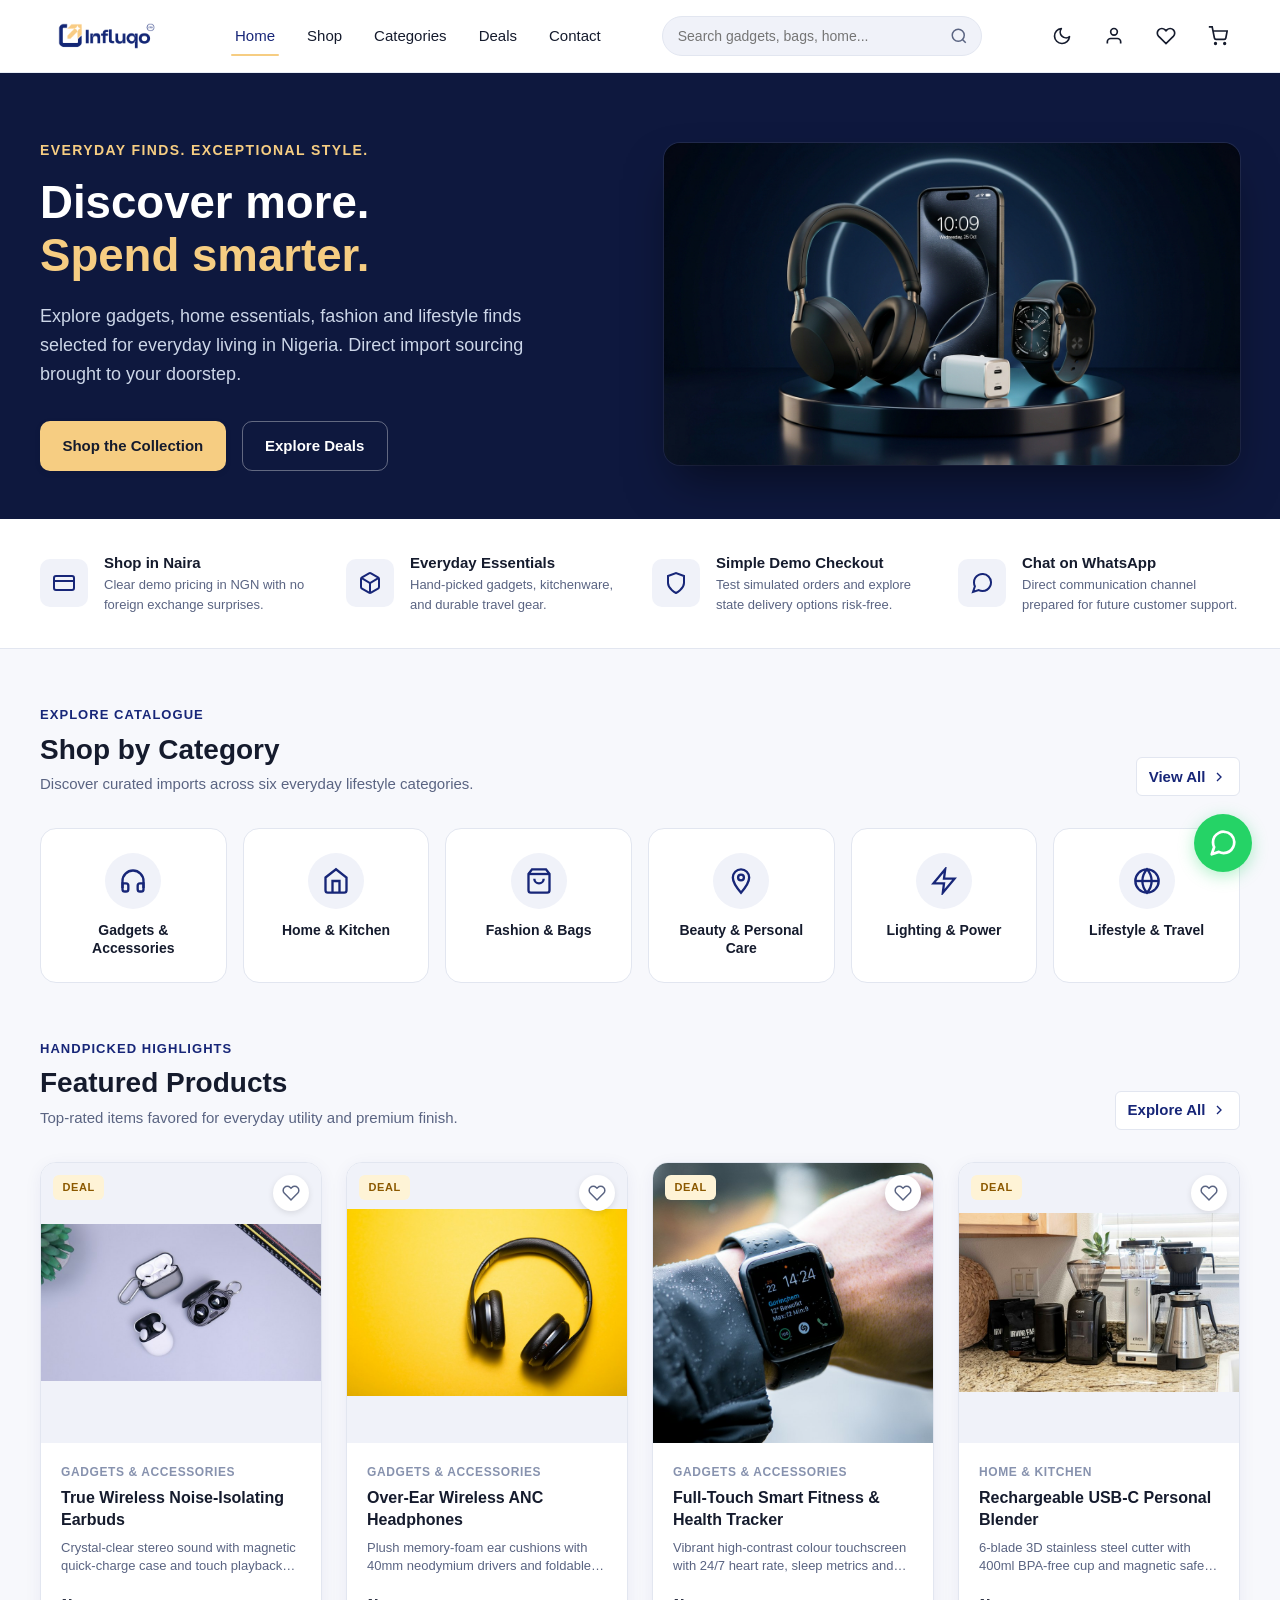
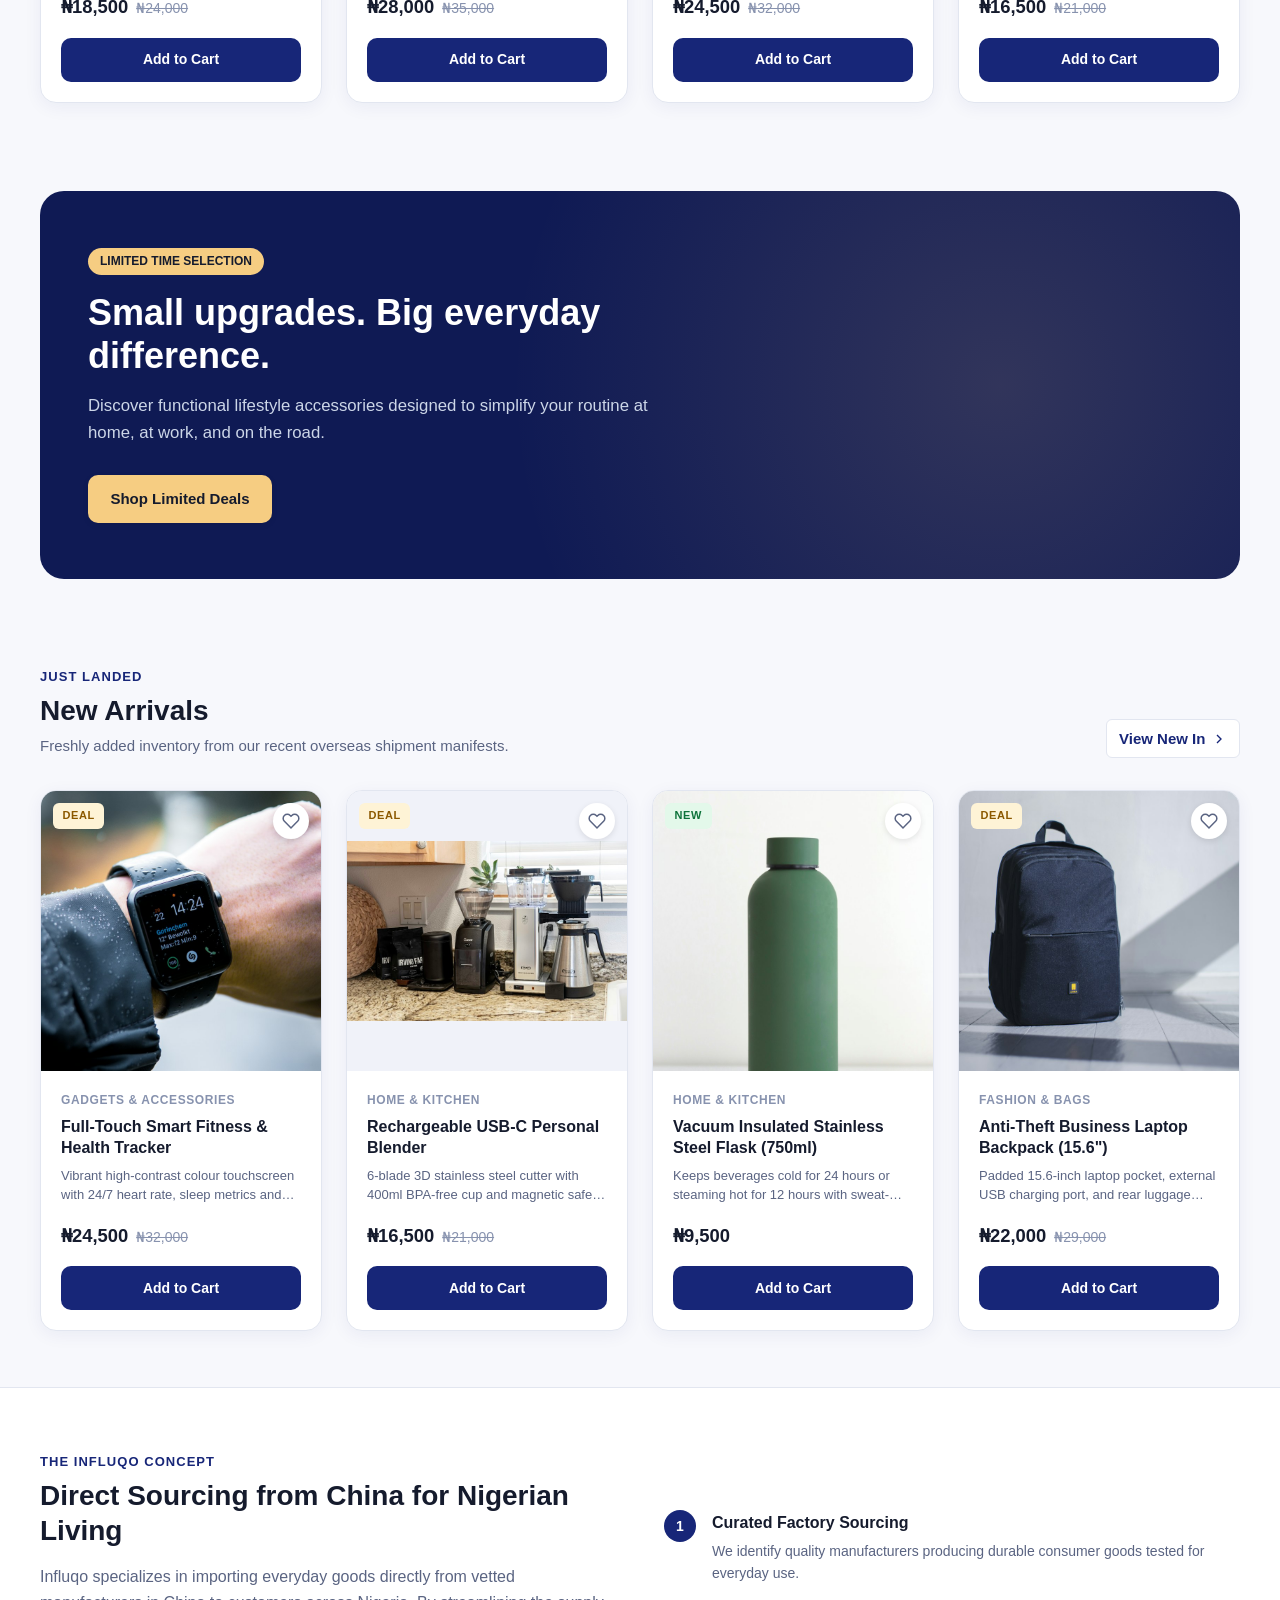
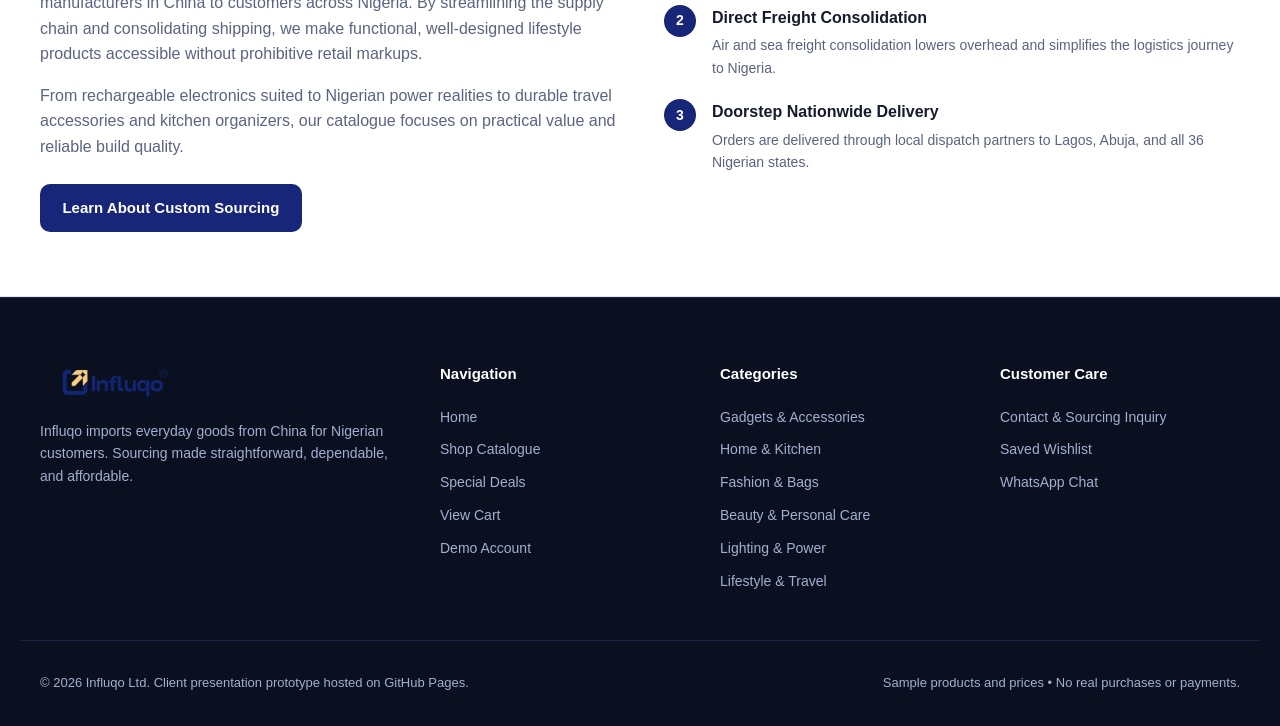
<file: index.html>
<!DOCTYPE html>
<html lang="en" data-theme="light">
<head>
  <meta charset="UTF-8">
  <meta name="viewport" content="width=device-width, initial-scale=1.0">
  <title>Influqo | Everyday Finds, Exceptional Style — China-to-Nigeria Imports Demo</title>
  <meta name="description" content="Explore quality gadgets, home essentials, fashion, and lifestyle items sourced from China for Nigerian customers. Client demonstration prototype.">
  <link rel="icon" type="image/svg+xml" href="assets/images/branding/favicon.svg">
  <link rel="stylesheet" href="assets/css/styles.css">
  <script>
    (function() {
      try {
        var saved = localStorage.getItem('influqo_theme_v1');
        var prefersDark = window.matchMedia && window.matchMedia('(prefers-color-scheme: dark)').matches;
        var theme = saved || (prefersDark ? 'dark' : 'light');
        document.documentElement.setAttribute('data-theme', theme);
      } catch(e) {}
    })();
  </script>
</head>
<body>

  <!-- Site Header -->
  <header class="site-header" role="banner">
    <div class="container header-inner">
      <div class="header-left">
        <button type="button" class="mobile-menu-btn" id="mobileMenuToggleBtn" aria-label="Open navigation menu" aria-expanded="false" aria-controls="mobileNavDrawer">
          <svg xmlns="http://www.w3.org/2000/svg" width="24" height="24" viewBox="0 0 24 24" fill="none" stroke="currentColor" stroke-width="2" stroke-linecap="round" stroke-linejoin="round" aria-hidden="true"><line x1="3" y1="12" x2="21" y2="12"></line><line x1="3" y1="6" x2="21" y2="6"></line><line x1="3" y1="18" x2="21" y2="18"></line></svg>
        </button>
        <a href="index.html" class="brand-logo" aria-label="Influqo Homepage">
          <img src="assets/images/branding/influqo-logo.png" alt="Influqo" class="logo-light-mode" width="160" height="46">
          <img src="assets/images/branding/influqo-logo-light-trimmed.png" alt="Influqo" class="logo-dark-mode" width="160" height="46">
        </a>
      </div>

      <nav class="desktop-nav" aria-label="Main Navigation">
        <a href="index.html" class="nav-link active">Home</a>
        <a href="shop.html" class="nav-link">Shop</a>
        <a href="shop.html" class="nav-link">Categories</a>
        <a href="shop.html?deal=true" class="nav-link">Deals</a>
        <a href="contact.html" class="nav-link">Contact</a>
      </nav>

      <div class="header-search-wrap">
        <form class="header-search-form" role="search">
          <label for="headerSearchInput" class="visually-hidden" style="position:absolute;width:1px;height:1px;overflow:hidden;clip:rect(0,0,0,0);">Search products</label>
          <input type="search" id="headerSearchInput" class="header-search-input" placeholder="Search gadgets, bags, home..." aria-label="Search catalogue">
          <button type="submit" class="header-search-submit" aria-label="Submit search">
            <svg xmlns="http://www.w3.org/2000/svg" width="18" height="18" viewBox="0 0 24 24" fill="none" stroke="currentColor" stroke-width="2"><circle cx="11" cy="11" r="8"></circle><line x1="21" y1="21" x2="16.65" y2="16.65"></line></svg>
          </button>
        </form>
      </div>

      <div class="header-actions">
        <button type="button" class="icon-btn theme-toggle-btn" aria-label="Switch to dark mode" title="Switch theme">
          <svg xmlns="http://www.w3.org/2000/svg" width="20" height="20" viewBox="0 0 24 24" fill="none" stroke="currentColor" stroke-width="2"><path d="M21 12.79A9 9 0 1 1 11.21 3 7 7 0 0 0 21 12.79z"></path></svg>
        </button>

        <a href="account.html" class="icon-btn" aria-label="Demo customer account" title="Demo Account">
          <svg xmlns="http://www.w3.org/2000/svg" width="20" height="20" viewBox="0 0 24 24" fill="none" stroke="currentColor" stroke-width="2"><path d="M20 21v-2a4 4 0 0 0-4-4H8a4 4 0 0 0-4 4v2"></path><circle cx="12" cy="7" r="4"></circle></svg>
        </a>

        <a href="wishlist.html" class="icon-btn" aria-label="Wishlist" title="Wishlist">
          <svg xmlns="http://www.w3.org/2000/svg" width="20" height="20" viewBox="0 0 24 24" fill="none" stroke="currentColor" stroke-width="2"><path d="M20.84 4.61a5.5 5.5 0 0 0-7.78 0L12 5.67l-1.06-1.06a5.5 5.5 0 0 0-7.78 7.78l1.06 1.06L12 21.23l7.78-7.78 1.06-1.06a5.5 5.5 0 0 0 0-7.78z"></path></svg>
          <span class="badge-counter wishlist-count-badge">0</span>
        </a>

        <a href="cart.html" class="icon-btn" aria-label="Shopping Cart" title="Shopping Cart">
          <svg xmlns="http://www.w3.org/2000/svg" width="20" height="20" viewBox="0 0 24 24" fill="none" stroke="currentColor" stroke-width="2"><circle cx="9" cy="21" r="1"></circle><circle cx="20" cy="21" r="1"></circle><path d="M1 1h4l2.68 13.39a2 2 0 0 0 2 1.61h9.72a2 2 0 0 0 2-1.61L23 6H6"></path></svg>
          <span class="badge-counter cart-count-badge">0</span>
        </a>
      </div>
    </div>
  </header>

  <!-- Mobile Drawer Menu -->
  <div class="mobile-nav-backdrop" id="mobileNavBackdrop"></div>
  <aside class="mobile-nav-drawer" id="mobileNavDrawer" aria-hidden="true" role="dialog" aria-label="Mobile Navigation">
    <div class="mobile-drawer-header">
      <img src="assets/images/branding/influqo-logo.png" alt="Influqo" class="logo-light-mode" width="130" height="38">
      <img src="assets/images/branding/influqo-logo-light-trimmed.png" alt="Influqo" class="logo-dark-mode" width="130" height="38">
      <button type="button" class="icon-btn" id="mobileMenuCloseBtn" aria-label="Close navigation menu">
        <svg xmlns="http://www.w3.org/2000/svg" width="22" height="22" viewBox="0 0 24 24" fill="none" stroke="currentColor" stroke-width="2"><line x1="18" y1="6" x2="6" y2="18"></line><line x1="6" y1="6" x2="18" y2="18"></line></svg>
      </button>
    </div>

    <form class="header-search-form" style="margin-bottom: 1.5rem;" role="search">
      <input type="search" class="header-search-input" placeholder="Search products..." aria-label="Search catalogue">
      <button type="submit" class="header-search-submit" aria-label="Submit search">
        <svg xmlns="http://www.w3.org/2000/svg" width="18" height="18" viewBox="0 0 24 24" fill="none" stroke="currentColor" stroke-width="2"><circle cx="11" cy="11" r="8"></circle><line x1="21" y1="21" x2="16.65" y2="16.65"></line></svg>
      </button>
    </form>

    <ul class="mobile-drawer-links">
      <li><a href="index.html" class="mobile-drawer-link active">Home</a></li>
      <li><a href="shop.html" class="mobile-drawer-link">Shop All Products</a></li>
      <li><a href="shop.html?deal=true" class="mobile-drawer-link">Special Deals</a></li>
      <li><a href="cart.html" class="mobile-drawer-link">Shopping Cart</a></li>
      <li><a href="wishlist.html" class="mobile-drawer-link">My Wishlist</a></li>
      <li><a href="account.html" class="mobile-drawer-link">Demo Account</a></li>
      <li><a href="contact.html" class="mobile-drawer-link">Contact & Inquiries</a></li>
    </ul>

    <div style="margin-top: auto; padding-top: 1.5rem; border-top: 1px solid var(--border-color);">
      <button type="button" class="btn btn-outline btn-block theme-toggle-btn">
        Toggle Light / Dark Mode
      </button>
      <p style="font-size: 0.75rem; color: var(--text-muted); margin-top: 1rem; text-align: center;">
        Client demo prototype • No real purchases
      </p>
    </div>
  </aside>

  <!-- Main Content -->
  <main class="site-main" id="mainContent">

    <!-- Hero Section -->
    <section class="hero-section" aria-label="Featured Collection Showcase">
      <div class="container hero-grid">
        <div class="hero-content">
          <span class="hero-eyebrow">Everyday finds. Exceptional style.</span>
          <h1 class="hero-headline">Discover more. <br><span>Spend smarter.</span></h1>
          <p class="hero-description">
            Explore gadgets, home essentials, fashion and lifestyle finds selected for everyday living in Nigeria. Direct import sourcing brought to your doorstep.
          </p>
          <div class="hero-buttons">
            <a href="shop.html" class="btn btn-primary">Shop the Collection</a>
            <a href="shop.html?deal=true" class="btn btn-outline">Explore Deals</a>
          </div>
        </div>
        <div class="hero-image-wrap">
          <img src="assets/images/branding/hero-showcase.jpg" alt="Curated electronics and lifestyle showcase featuring headphones, smartphone, smartwatch and fast charger" width="700" height="394" class="hero-product-img">
        </div>
      </div>
    </section>

    <!-- Benefits Strip -->
    <section class="benefits-strip" aria-label="Customer Benefits">
      <div class="container benefits-grid">
        <div class="benefit-card">
          <div class="benefit-icon">
            <svg xmlns="http://www.w3.org/2000/svg" width="24" height="24" viewBox="0 0 24 24" fill="none" stroke="currentColor" stroke-width="2"><rect x="2" y="5" width="20" height="14" rx="2"></rect><line x1="2" y1="10" x2="22" y2="10"></line></svg>
          </div>
          <div>
            <h2 class="benefit-title">Shop in Naira</h2>
            <p class="benefit-desc">Clear demo pricing in NGN with no foreign exchange surprises.</p>
          </div>
        </div>

        <div class="benefit-card">
          <div class="benefit-icon">
            <svg xmlns="http://www.w3.org/2000/svg" width="24" height="24" viewBox="0 0 24 24" fill="none" stroke="currentColor" stroke-width="2"><path d="M21 16V8a2 2 0 0 0-1-1.73l-7-4a2 2 0 0 0-2 0l-7 4A2 2 0 0 0 3 8v8a2 2 0 0 0 1 1.73l7 4a2 2 0 0 0 2 0l7-4A2 2 0 0 0 21 16z"></path><polyline points="3.27 6.96 12 12.01 20.73 6.96"></polyline><line x1="12" y1="22.08" x2="12" y2="12"></line></svg>
          </div>
          <div>
            <h2 class="benefit-title">Everyday Essentials</h2>
            <p class="benefit-desc">Hand-picked gadgets, kitchenware, and durable travel gear.</p>
          </div>
        </div>

        <div class="benefit-card">
          <div class="benefit-icon">
            <svg xmlns="http://www.w3.org/2000/svg" width="24" height="24" viewBox="0 0 24 24" fill="none" stroke="currentColor" stroke-width="2"><path d="M12 22s8-4 8-10V5l-8-3-8 3v7c0 6 8 10 8 10z"></path></svg>
          </div>
          <div>
            <h2 class="benefit-title">Simple Demo Checkout</h2>
            <p class="benefit-desc">Test simulated orders and explore state delivery options risk-free.</p>
          </div>
        </div>

        <div class="benefit-card">
          <div class="benefit-icon">
            <svg xmlns="http://www.w3.org/2000/svg" width="24" height="24" viewBox="0 0 24 24" fill="none" stroke="currentColor" stroke-width="2"><path d="M21 11.5a8.38 8.38 0 0 1-.9 3.8 8.5 8.5 0 0 1-7.6 4.7 8.38 8.38 0 0 1-3.8-.9L3 21l1.9-5.7a8.38 8.38 0 0 1-.9-3.8 8.5 8.5 0 0 1 4.7-7.6 8.38 8.38 0 0 1 3.8-.9h.5a8.48 8.48 0 0 1 8 8v.5z"></path></svg>
          </div>
          <div>
            <h2 class="benefit-title">Chat on WhatsApp</h2>
            <p class="benefit-desc">Direct communication channel prepared for future customer support.</p>
          </div>
        </div>
      </div>
    </section>

    <!-- Category Tiles -->
    <section class="section-spacing" aria-label="Browse Categories">
      <div class="container">
        <div class="section-header">
          <div>
            <span class="section-eyebrow">Explore Catalogue</span>
            <h2 class="section-title">Shop by Category</h2>
            <p class="section-subtitle">Discover curated imports across six everyday lifestyle categories.</p>
          </div>
          <a href="shop.html" class="view-all-link">
            <span>View All</span>
            <svg xmlns="http://www.w3.org/2000/svg" width="16" height="16" viewBox="0 0 24 24" fill="none" stroke="currentColor" stroke-width="2"><polyline points="9 18 15 12 9 6"></polyline></svg>
          </a>
        </div>

        <div class="category-tiles-grid">
          <a href="shop.html?category=gadgets" class="category-tile">
            <div class="category-tile-icon">
              <svg xmlns="http://www.w3.org/2000/svg" width="28" height="28" viewBox="0 0 24 24" fill="none" stroke="currentColor" stroke-width="2"><path d="M3 18v-6a9 9 0 0 1 18 0v6"></path><path d="M21 19a2 2 0 0 1-2 2h-1a2 2 0 0 1-2-2v-3a2 2 0 0 1 2-2h3zM3 19a2 2 0 0 0 2 2h1a2 2 0 0 0 2-2v-3a2 2 0 0 0-2-2H3z"></path></svg>
            </div>
            <span class="category-tile-name">Gadgets & Accessories</span>
          </a>

          <a href="shop.html?category=home" class="category-tile">
            <div class="category-tile-icon">
              <svg xmlns="http://www.w3.org/2000/svg" width="28" height="28" viewBox="0 0 24 24" fill="none" stroke="currentColor" stroke-width="2"><path d="M3 9l9-7 9 7v11a2 2 0 0 1-2 2H5a2 2 0 0 1-2-2z"></path><polyline points="9 22 9 12 15 12 15 22"></polyline></svg>
            </div>
            <span class="category-tile-name">Home & Kitchen</span>
          </a>

          <a href="shop.html?category=fashion" class="category-tile">
            <div class="category-tile-icon">
              <svg xmlns="http://www.w3.org/2000/svg" width="28" height="28" viewBox="0 0 24 24" fill="none" stroke="currentColor" stroke-width="2"><path d="M6 2L3 6v14a2 2 0 0 0 2 2h14a2 2 0 0 0 2-2V6l-3-4z"></path><line x1="3" y1="6" x2="21" y2="6"></line><path d="M16 10a4 4 0 0 1-8 0"></path></svg>
            </div>
            <span class="category-tile-name">Fashion & Bags</span>
          </a>

          <a href="shop.html?category=beauty" class="category-tile">
            <div class="category-tile-icon">
              <svg xmlns="http://www.w3.org/2000/svg" width="28" height="28" viewBox="0 0 24 24" fill="none" stroke="currentColor" stroke-width="2"><path d="M12 2a7 7 0 0 0-7 7c0 5 7 13 7 13s7-8 7-13a7 7 0 0 0-7-7z"></path><circle cx="12" cy="9" r="2.5"></circle></svg>
            </div>
            <span class="category-tile-name">Beauty & Personal Care</span>
          </a>

          <a href="shop.html?category=lighting" class="category-tile">
            <div class="category-tile-icon">
              <svg xmlns="http://www.w3.org/2000/svg" width="28" height="28" viewBox="0 0 24 24" fill="none" stroke="currentColor" stroke-width="2"><polygon points="13 2 3 14 12 14 11 22 21 10 12 10 13 2"></polygon></svg>
            </div>
            <span class="category-tile-name">Lighting & Power</span>
          </a>

          <a href="shop.html?category=lifestyle" class="category-tile">
            <div class="category-tile-icon">
              <svg xmlns="http://www.w3.org/2000/svg" width="28" height="28" viewBox="0 0 24 24" fill="none" stroke="currentColor" stroke-width="2"><circle cx="12" cy="12" r="10"></circle><line x1="2" y1="12" x2="22" y2="12"></line><path d="M12 2a15.3 15.3 0 0 1 4 10 15.3 15.3 0 0 1-4 10 15.3 15.3 0 0 1-4-10 15.3 15.3 0 0 1 4-10z"></path></svg>
            </div>
            <span class="category-tile-name">Lifestyle & Travel</span>
          </a>
        </div>
      </div>
    </section>

    <!-- Featured Products -->
    <section class="section-spacing" style="padding-top: 0;" aria-label="Featured Picks">
      <div class="container">
        <div class="section-header">
          <div>
            <span class="section-eyebrow">Handpicked Highlights</span>
            <h2 class="section-title">Featured Products</h2>
            <p class="section-subtitle">Top-rated items favored for everyday utility and premium finish.</p>
          </div>
          <a href="shop.html" class="view-all-link">
            <span>Explore All</span>
            <svg xmlns="http://www.w3.org/2000/svg" width="16" height="16" viewBox="0 0 24 24" fill="none" stroke="currentColor" stroke-width="2"><polyline points="9 18 15 12 9 6"></polyline></svg>
          </a>
        </div>

        <div class="products-grid" id="featuredProductsGrid">
          <!-- Populated by JavaScript -->
        </div>
      </div>
    </section>

    <!-- Promotional Banner -->
    <section class="container" aria-label="Promotional Announcement">
      <div class="promo-banner">
        <div class="promo-banner-content">
          <span class="promo-badge">Limited Time Selection</span>
          <h2 class="promo-title">Small upgrades. Big everyday difference.</h2>
          <p class="promo-text">
            Discover functional lifestyle accessories designed to simplify your routine at home, at work, and on the road.
          </p>
          <a href="shop.html?deal=true" class="btn btn-primary">Shop Limited Deals</a>
        </div>
      </div>
    </section>

    <!-- New Arrivals -->
    <section class="section-spacing" aria-label="New Arrivals">
      <div class="container">
        <div class="section-header">
          <div>
            <span class="section-eyebrow">Just Landed</span>
            <h2 class="section-title">New Arrivals</h2>
            <p class="section-subtitle">Freshly added inventory from our recent overseas shipment manifests.</p>
          </div>
          <a href="shop.html?new=true" class="view-all-link">
            <span>View New In</span>
            <svg xmlns="http://www.w3.org/2000/svg" width="16" height="16" viewBox="0 0 24 24" fill="none" stroke="currentColor" stroke-width="2"><polyline points="9 18 15 12 9 6"></polyline></svg>
          </a>
        </div>

        <div class="products-grid" id="newArrivalsGrid">
          <!-- Populated by JavaScript -->
        </div>
      </div>
    </section>

    <!-- Sourcing Concept Section -->
    <section class="brand-intro-section" aria-label="About Influqo Sourcing">
      <div class="container brand-intro-grid">
        <div class="brand-intro-text">
          <span class="section-eyebrow">The Influqo Concept</span>
          <h2 class="section-title" style="margin-bottom: 1rem;">Direct Sourcing from China for Nigerian Living</h2>
          <p>
            Influqo specializes in importing everyday goods directly from vetted manufacturers in China to customers across Nigeria. By streamlining the supply chain and consolidating shipping, we make functional, well-designed lifestyle products accessible without prohibitive retail markups.
          </p>
          <p>
            From rechargeable electronics suited to Nigerian power realities to durable travel accessories and kitchen organizers, our catalogue focuses on practical value and reliable build quality.
          </p>
          <div style="margin-top: 1.5rem;">
            <a href="contact.html" class="btn btn-secondary">Learn About Custom Sourcing</a>
          </div>
        </div>

        <div class="sourcing-steps-wrap">
          <ol class="sourcing-steps-list">
            <li class="sourcing-step-item">
              <span class="sourcing-step-num">1</span>
              <div>
                <h3 style="font-size: 1rem; font-weight: 700; margin-bottom: 0.25rem;">Curated Factory Sourcing</h3>
                <p style="font-size: 0.875rem; color: var(--text-muted);">We identify quality manufacturers producing durable consumer goods tested for everyday use.</p>
              </div>
            </li>
            <li class="sourcing-step-item">
              <span class="sourcing-step-num">2</span>
              <div>
                <h3 style="font-size: 1rem; font-weight: 700; margin-bottom: 0.25rem;">Direct Freight Consolidation</h3>
                <p style="font-size: 0.875rem; color: var(--text-muted);">Air and sea freight consolidation lowers overhead and simplifies the logistics journey to Nigeria.</p>
              </div>
            </li>
            <li class="sourcing-step-item">
              <span class="sourcing-step-num">3</span>
              <div>
                <h3 style="font-size: 1rem; font-weight: 700; margin-bottom: 0.25rem;">Doorstep Nationwide Delivery</h3>
                <p style="font-size: 0.875rem; color: var(--text-muted);">Orders are delivered through local dispatch partners to Lagos, Abuja, and all 36 Nigerian states.</p>
              </div>
            </li>
          </ol>
        </div>
      </div>
    </section>

  </main>

  <!-- Floating WhatsApp Action -->
  <button type="button" class="floating-whatsapp-btn whatsapp-trigger-btn" aria-label="Chat with Influqo on WhatsApp" title="Chat with Influqo on WhatsApp">
    <svg xmlns="http://www.w3.org/2000/svg" width="30" height="30" viewBox="0 0 24 24" fill="none" stroke="currentColor" stroke-width="2.2" stroke-linecap="round" stroke-linejoin="round" aria-hidden="true"><path d="M21 11.5a8.38 8.38 0 0 1-.9 3.8 8.5 8.5 0 0 1-7.6 4.7 8.38 8.38 0 0 1-3.8-.9L3 21l1.9-5.7a8.38 8.38 0 0 1-.9-3.8 8.5 8.5 0 0 1 4.7-7.6 8.38 8.38 0 0 1 3.8-.9h.5a8.48 8.48 0 0 1 8 8v.5z"></path></svg>
  </button>

  <!-- WhatsApp Notice Modal -->
  <div class="whatsapp-modal-backdrop" id="whatsappModalBackdrop"></div>
  <div class="whatsapp-modal" id="whatsappModal" role="dialog" aria-modal="true" aria-labelledby="waModalTitle" aria-hidden="true">
    <div style="width: 52px; height: 52px; border-radius: 50%; background: #E8F8EE; color: #25D366; display: flex; align-items: center; justify-content: center; margin: 0 auto 1rem;">
      <svg xmlns="http://www.w3.org/2000/svg" width="28" height="28" viewBox="0 0 24 24" fill="none" stroke="currentColor" stroke-width="2.2"><path d="M21 11.5a8.38 8.38 0 0 1-.9 3.8 8.5 8.5 0 0 1-7.6 4.7 8.38 8.38 0 0 1-3.8-.9L3 21l1.9-5.7a8.38 8.38 0 0 1-.9-3.8 8.5 8.5 0 0 1 4.7-7.6 8.38 8.38 0 0 1 3.8-.9h.5a8.48 8.48 0 0 1 8 8v.5z"></path></svg>
    </div>
    <h3 id="waModalTitle" style="font-size: 1.25rem; font-weight: 700; margin-bottom: 0.5rem;">WhatsApp Integration Notice</h3>
    <p class="whatsapp-modal-text" style="font-size: 0.9375rem; color: var(--text-muted); margin-bottom: 1.5rem;">
      WhatsApp contact will be connected before launch.
    </p>
    <button type="button" class="btn btn-secondary btn-block" id="whatsappModalCloseBtn">Understood</button>
  </div>

  <!-- Site Footer -->
  <footer class="site-footer" role="contentinfo">
    <div class="container footer-grid">
      <div class="footer-brand">
        <a href="index.html" aria-label="Influqo Homepage">
          <img src="assets/images/branding/influqo-logo-light-trimmed.png" alt="Influqo" width="150" height="42">
        </a>
        <p>
          Influqo imports everyday goods from China for Nigerian customers. Sourcing made straightforward, dependable, and affordable.
        </p>
      </div>

      <div>
        <h4 class="footer-title">Navigation</h4>
        <ul class="footer-links">
          <li><a href="index.html">Home</a></li>
          <li><a href="shop.html">Shop Catalogue</a></li>
          <li><a href="shop.html?deal=true">Special Deals</a></li>
          <li><a href="cart.html">View Cart</a></li>
          <li><a href="account.html">Demo Account</a></li>
        </ul>
      </div>

      <div>
        <h4 class="footer-title">Categories</h4>
        <ul class="footer-links">
          <li><a href="shop.html?category=gadgets">Gadgets & Accessories</a></li>
          <li><a href="shop.html?category=home">Home & Kitchen</a></li>
          <li><a href="shop.html?category=fashion">Fashion & Bags</a></li>
          <li><a href="shop.html?category=beauty">Beauty & Personal Care</a></li>
          <li><a href="shop.html?category=lighting">Lighting & Power</a></li>
          <li><a href="shop.html?category=lifestyle">Lifestyle & Travel</a></li>
        </ul>
      </div>

      <div>
        <h4 class="footer-title">Customer Care</h4>
        <ul class="footer-links">
          <li><a href="contact.html">Contact & Sourcing Inquiry</a></li>
          <li><a href="wishlist.html">Saved Wishlist</a></li>
          <li><button type="button" class="whatsapp-trigger-btn" style="text-align: left; padding: 0; color: inherit;">WhatsApp Chat</button></li>
        </ul>
      </div>
    </div>

    <div class="container footer-bottom">
      <span>&copy; 2026 Influqo Ltd. Client presentation prototype hosted on GitHub Pages.</span>
      <span>Sample products and prices • No real purchases or payments.</span>
    </div>
  </footer>

  <!-- Scripts -->
  <script src="assets/js/config.js"></script>
  <script src="assets/js/products.js"></script>
  <script src="assets/js/storage.js"></script>
  <script src="assets/js/shared.js"></script>

  <!-- Homepage Dynamic Grid Population -->
  <script>
    document.addEventListener('DOMContentLoaded', function() {
      // Render Featured (first 4 featured)
      const featured = getFeaturedProducts().slice(0, 4);
      const featuredGrid = document.getElementById('featuredProductsGrid');
      if (featuredGrid) {
        renderProductCards(featured, featuredGrid);
      }

      // Render New Arrivals (first 4 new arrivals)
      const newArrivals = getNewArrivals().slice(0, 4);
      const newGrid = document.getElementById('newArrivalsGrid');
      if (newGrid) {
        renderProductCards(newArrivals, newGrid);
      }

      function renderProductCards(list, container) {
        container.innerHTML = list.map(p => {
          const inWishlist = InfluqoStorage.isInWishlist(p.id);
          return `
            <article class="product-card" data-product-id="${p.id}">
              <div class="product-card-image-wrap">
                <a href="product.html?id=${encodeURIComponent(p.id)}" aria-label="View ${InfluqoShared.escapeHtml(p.name)}">
                  <img src="${p.image}" alt="${InfluqoShared.escapeHtml(p.alt || p.name)}" loading="lazy" class="product-card-img">
                </a>
                ${p.isDeal ? `<span class="product-badge badge-deal">Deal</span>` : (p.isNewArrival ? `<span class="product-badge badge-new">New</span>` : '')}
                <button type="button" class="wishlist-btn-toggle ${inWishlist ? 'is-active' : ''}" data-product-id="${p.id}" aria-label="${inWishlist ? 'Remove from wishlist' : 'Save to wishlist'}">
                  <svg xmlns="http://www.w3.org/2000/svg" width="18" height="18" viewBox="0 0 24 24" fill="${inWishlist ? '#D32F2F' : 'none'}" stroke="${inWishlist ? '#D32F2F' : 'currentColor'}" stroke-width="2"><path d="M20.84 4.61a5.5 5.5 0 0 0-7.78 0L12 5.67l-1.06-1.06a5.5 5.5 0 0 0-7.78 7.78l1.06 1.06L12 21.23l7.78-7.78 1.06-1.06a5.5 5.5 0 0 0 0-7.78z"></path></svg>
                </button>
              </div>
              <div class="product-card-body">
                <span class="product-card-category">${InfluqoShared.escapeHtml(p.categoryName)}</span>
                <h3 class="product-card-title">
                  <a href="product.html?id=${encodeURIComponent(p.id)}">${InfluqoShared.escapeHtml(p.name)}</a>
                </h3>
                <p class="product-card-desc">${InfluqoShared.escapeHtml(p.shortDescription)}</p>
                <div class="product-card-price-row">
                  <span class="price-current">${formatKobo(p.priceKobo)}</span>
                  ${p.originalPriceKobo ? `<span class="price-original">${formatKobo(p.originalPriceKobo)}</span>` : ''}
                </div>
                <div class="product-card-actions">
                  <button type="button" class="btn btn-secondary btn-quick-add" data-product-id="${p.id}">Add to Cart</button>
                </div>
              </div>
            </article>
          `;
        }).join('');

        // Wire quick add & wishlist
        container.querySelectorAll('.btn-quick-add').forEach(btn => {
          btn.addEventListener('click', function() {
            const pId = this.getAttribute('data-product-id');
            const res = InfluqoStorage.addToCart(pId, null, null, 1);
            const p = getProductById(pId);
            if (res.success) {
              InfluqoShared.showToast(`Added "${p ? p.name : 'Item'}" to cart`, 'success');
            }
          });
        });

        container.querySelectorAll('.wishlist-btn-toggle').forEach(btn => {
          btn.addEventListener('click', function() {
            const pId = this.getAttribute('data-product-id');
            const nowIn = InfluqoStorage.toggleWishlist(pId);
            const p = getProductById(pId);
            this.classList.toggle('is-active', nowIn);
            const svg = this.querySelector('svg');
            if (nowIn) {
              svg.setAttribute('fill', '#D32F2F');
              svg.setAttribute('stroke', '#D32F2F');
              InfluqoShared.showToast(`Saved "${p ? p.name : 'Item'}" to wishlist`, 'success');
            } else {
              svg.setAttribute('fill', 'none');
              svg.setAttribute('stroke', 'currentColor');
              InfluqoShared.showToast(`Removed from wishlist`, 'info');
            }
          });
        });
      }
    });
  </script>
</body>
</html>
</file>
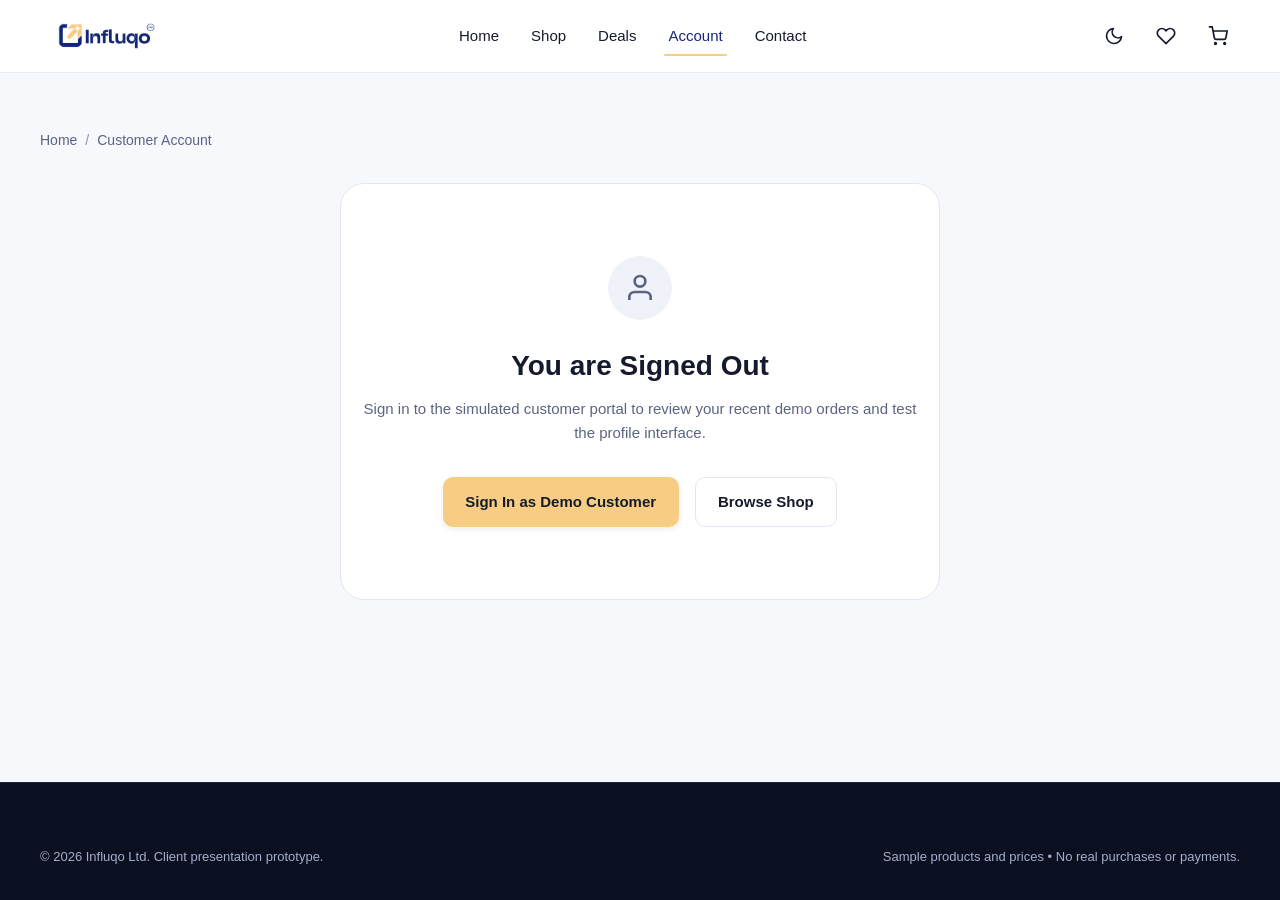
<file: account.html>
<!DOCTYPE html>
<html lang="en" data-theme="light">
<head>
  <meta charset="UTF-8">
  <meta name="viewport" content="width=device-width, initial-scale=1.0">
  <title>Customer Account | Influqo</title>
  <meta name="description" content="View your simulated customer profile, past demo orders, and saved wishlist items at Influqo.">
  <link rel="icon" type="image/svg+xml" href="assets/images/branding/favicon.svg">
  <link rel="stylesheet" href="assets/css/styles.css">
  <script>
    (function() {
      try {
        var saved = localStorage.getItem('influqo_theme_v1');
        var prefersDark = window.matchMedia('(prefers-color-scheme: dark)').matches;
        var theme = saved || (prefersDark ? 'dark' : 'light');
        document.documentElement.setAttribute('data-theme', theme);
      } catch(e) {}
    })();
  </script>
</head>
<body>

  <!-- Site Header -->
  <header class="site-header" role="banner">
    <div class="container header-inner">
      <div class="header-left">
        <button type="button" class="mobile-menu-btn" id="mobileMenuToggleBtn" aria-label="Open navigation menu" aria-expanded="false" aria-controls="mobileNavDrawer">
          <svg xmlns="http://www.w3.org/2000/svg" width="24" height="24" viewBox="0 0 24 24" fill="none" stroke="currentColor" stroke-width="2" stroke-linecap="round" stroke-linejoin="round" aria-hidden="true"><line x1="3" y1="12" x2="21" y2="12"></line><line x1="3" y1="6" x2="21" y2="6"></line><line x1="3" y1="18" x2="21" y2="18"></line></svg>
        </button>
        <a href="index.html" class="brand-logo" aria-label="Influqo Homepage">
          <img src="assets/images/branding/influqo-logo.png" alt="Influqo" class="logo-light-mode" width="160" height="46">
          <img src="assets/images/branding/influqo-logo-light-trimmed.png" alt="Influqo" class="logo-dark-mode" width="160" height="46">
        </a>
      </div>

      <nav class="desktop-nav" aria-label="Main Navigation">
        <a href="index.html" class="nav-link">Home</a>
        <a href="shop.html" class="nav-link">Shop</a>
        <a href="shop.html?deal=true" class="nav-link">Deals</a>
        <a href="account.html" class="nav-link active">Account</a>
        <a href="contact.html" class="nav-link">Contact</a>
      </nav>

      <div class="header-actions">
        <button type="button" class="icon-btn theme-toggle-btn" aria-label="Switch to dark mode" title="Switch theme">
          <svg xmlns="http://www.w3.org/2000/svg" width="20" height="20" viewBox="0 0 24 24" fill="none" stroke="currentColor" stroke-width="2"><path d="M21 12.79A9 9 0 1 1 11.21 3 7 7 0 0 0 21 12.79z"></path></svg>
        </button>
        <a href="wishlist.html" class="icon-btn" aria-label="Wishlist" title="Wishlist">
          <svg xmlns="http://www.w3.org/2000/svg" width="20" height="20" viewBox="0 0 24 24" fill="none" stroke="currentColor" stroke-width="2"><path d="M20.84 4.61a5.5 5.5 0 0 0-7.78 0L12 5.67l-1.06-1.06a5.5 5.5 0 0 0-7.78 7.78l1.06 1.06L12 21.23l7.78-7.78 1.06-1.06a5.5 5.5 0 0 0 0-7.78z"></path></svg>
          <span class="badge-counter wishlist-count-badge">0</span>
        </a>
        <a href="cart.html" class="icon-btn" aria-label="Shopping Cart" title="Shopping Cart">
          <svg xmlns="http://www.w3.org/2000/svg" width="20" height="20" viewBox="0 0 24 24" fill="none" stroke="currentColor" stroke-width="2"><circle cx="9" cy="21" r="1"></circle><circle cx="20" cy="21" r="1"></circle><path d="M1 1h4l2.68 13.39a2 2 0 0 0 2 1.61h9.72a2 2 0 0 0 2-1.61L23 6H6"></path></svg>
          <span class="badge-counter cart-count-badge">0</span>
        </a>
      </div>
    </div>
  </header>

  <!-- Mobile Drawer Menu -->
  <div class="mobile-nav-backdrop" id="mobileNavBackdrop"></div>
  <aside class="mobile-nav-drawer" id="mobileNavDrawer" aria-hidden="true" role="dialog" aria-label="Mobile Navigation">
    <div class="mobile-drawer-header">
      <img src="assets/images/branding/influqo-logo.png" alt="Influqo" class="logo-light-mode" width="130" height="38">
      <img src="assets/images/branding/influqo-logo-light-trimmed.png" alt="Influqo" class="logo-dark-mode" width="130" height="38">
      <button type="button" class="icon-btn" id="mobileMenuCloseBtn" aria-label="Close navigation menu">
        <svg xmlns="http://www.w3.org/2000/svg" width="22" height="22" viewBox="0 0 24 24" fill="none" stroke="currentColor" stroke-width="2"><line x1="18" y1="6" x2="6" y2="18"></line><line x1="6" y1="6" x2="18" y2="18"></line></svg>
      </button>
    </div>
    <ul class="mobile-drawer-links">
      <li><a href="index.html" class="mobile-drawer-link">Home</a></li>
      <li><a href="shop.html" class="mobile-drawer-link">Shop All Products</a></li>
      <li><a href="shop.html?deal=true" class="mobile-drawer-link">Special Deals</a></li>
      <li><a href="cart.html" class="mobile-drawer-link">Shopping Cart</a></li>
      <li><a href="wishlist.html" class="mobile-drawer-link">My Wishlist</a></li>
      <li><a href="account.html" class="mobile-drawer-link active">Demo Account</a></li>
      <li><a href="contact.html" class="mobile-drawer-link">Contact & Inquiries</a></li>
    </ul>
  </aside>

  <!-- Main Content -->
  <main class="site-main section-spacing" id="mainContent">
    <div class="container">

      <!-- Breadcrumbs -->
      <nav class="breadcrumbs" aria-label="Breadcrumb navigation">
        <a href="index.html">Home</a>
        <span class="breadcrumb-separator" aria-hidden="true">/</span>
        <span aria-current="page">Customer Account</span>
      </nav>

      <!-- Signed Out State -->
      <div id="accountSignedOutView" style="display: none; text-align: center; padding: 4.5rem 1rem; background: var(--bg-surface); border-radius: var(--radius-xl); border: 1px solid var(--border-color); max-width: 600px; margin: 0 auto;">
        <div style="width: 64px; height: 64px; border-radius: 50%; background: var(--bg-surface-subtle); color: var(--text-muted); display: flex; align-items: center; justify-content: center; margin: 0 auto 1.5rem;">
          <svg xmlns="http://www.w3.org/2000/svg" width="32" height="32" viewBox="0 0 24 24" fill="none" stroke="currentColor" stroke-width="2"><path d="M20 21v-2a4 4 0 0 0-4-4H8a4 4 0 0 0-4 4v2"></path><circle cx="12" cy="7" r="4"></circle></svg>
        </div>
        <h1 style="font-size: 1.75rem; font-weight: 800; margin-bottom: 0.5rem;">You are Signed Out</h1>
        <p style="font-size: 0.9375rem; color: var(--text-muted); margin-bottom: 2rem;">
          Sign in to the simulated customer portal to review your recent demo orders and test the profile interface.
        </p>
        <div style="display: flex; gap: 1rem; justify-content: center;">
          <a href="login.html" class="btn btn-primary">Sign In as Demo Customer</a>
          <a href="shop.html" class="btn btn-outline">Browse Shop</a>
        </div>
      </div>

      <!-- Signed In View -->
      <div id="accountSignedInView" style="display: none;">

        <div style="display: flex; flex-wrap: wrap; align-items: center; justify-content: space-between; gap: 1rem; margin-bottom: 2.5rem;">
          <div>
            <h1 style="font-size: 2rem; font-weight: 800;">Customer Dashboard</h1>
            <p style="font-size: 0.9375rem; color: var(--text-muted);">Simulated profile & orders stored in browser session</p>
          </div>
          <button type="button" class="btn btn-outline" id="btnAccountLogout">
            <svg xmlns="http://www.w3.org/2000/svg" width="16" height="16" viewBox="0 0 24 24" fill="none" stroke="currentColor" stroke-width="2"><path d="M9 21H5a2 2 0 0 1-2-2V5a2 2 0 0 1 2-2h4"></path><polyline points="16 17 21 12 16 7"></polyline><line x1="21" y1="12" x2="9" y2="12"></line></svg>
            <span>Sign Out</span>
          </button>
        </div>

        <div style="display: grid; grid-template-columns: 320px 1fr; gap: 2.5rem; align-items: start;">

          <!-- Profile Card -->
          <aside style="background: var(--bg-surface); border: 1px solid var(--border-color); border-radius: var(--radius-lg); padding: 2rem;">
            <div style="width: 64px; height: 64px; border-radius: 50%; background: var(--brand-navy); color: var(--brand-gold); font-size: 1.5rem; font-weight: 800; display: flex; align-items: center; justify-content: center; margin-bottom: 1.25rem;">
              CA
            </div>

            <h2 id="accountProfileName" style="font-size: 1.35rem; font-weight: 700; margin-bottom: 0.25rem;"></h2>
            <span style="display: inline-block; background: var(--badge-info-bg); color: var(--badge-info-text); font-size: 0.75rem; font-weight: 700; padding: 0.2rem 0.6rem; border-radius: var(--radius-sm); margin-bottom: 1.25rem;">
              Demo Preferred Customer
            </span>

            <div style="font-size: 0.875rem; display: flex; flex-direction: column; gap: 0.75rem; padding-top: 1.25rem; border-top: 1px solid var(--border-color-subtle);">
              <div>
                <span style="color: var(--text-muted); display: block;">Email:</span>
                <span id="accountProfileEmail" style="font-weight: 600;"></span>
              </div>
              <div>
                <span style="color: var(--text-muted); display: block;">Phone:</span>
                <span id="accountProfilePhone" style="font-weight: 600;"></span>
              </div>
              <div>
                <span style="color: var(--text-muted); display: block;">Default Region:</span>
                <span style="font-weight: 600;">Lagos, Nigeria</span>
              </div>
            </div>

            <div style="margin-top: 1.5rem; padding-top: 1.25rem; border-top: 1px solid var(--border-color);">
              <a href="wishlist.html" class="btn btn-outline btn-block" style="font-size: 0.875rem;">
                View Saved Wishlist
              </a>
            </div>
          </aside>

          <!-- Session Orders History -->
          <section>
            <h2 style="font-size: 1.35rem; font-weight: 700; margin-bottom: 1.25rem;">Demo Order History</h2>

            <!-- Empty Orders Notice -->
            <div id="accountEmptyOrdersNotice" style="display: none; background: var(--bg-surface); border: 1px solid var(--border-color); border-radius: var(--radius-lg); padding: 3rem 1.5rem; text-align: center;">
              <p style="color: var(--text-muted); margin-bottom: 1rem;">No demo orders have been placed in this session yet.</p>
              <a href="shop.html" class="btn btn-secondary">Explore Products & Test Checkout</a>
            </div>

            <!-- Orders Container -->
            <div id="accountOrdersList" style="display: flex; flex-direction: column; gap: 1.25rem;">
              <!-- Populated by account.js -->
            </div>
          </section>

        </div>

      </div>

    </div>
  </main>

  <!-- Site Footer -->
  <footer class="site-footer" role="contentinfo">
    <div class="container footer-bottom" style="border-top: none; padding-top: 0;">
      <span>&copy; 2026 Influqo Ltd. Client presentation prototype.</span>
      <span>Sample products and prices • No real purchases or payments.</span>
    </div>
  </footer>

  <script src="assets/js/config.js"></script>
  <script src="assets/js/products.js"></script>
  <script src="assets/js/storage.js"></script>
  <script src="assets/js/shared.js"></script>
  <script src="assets/js/account.js"></script>
</body>
</html>
</file>
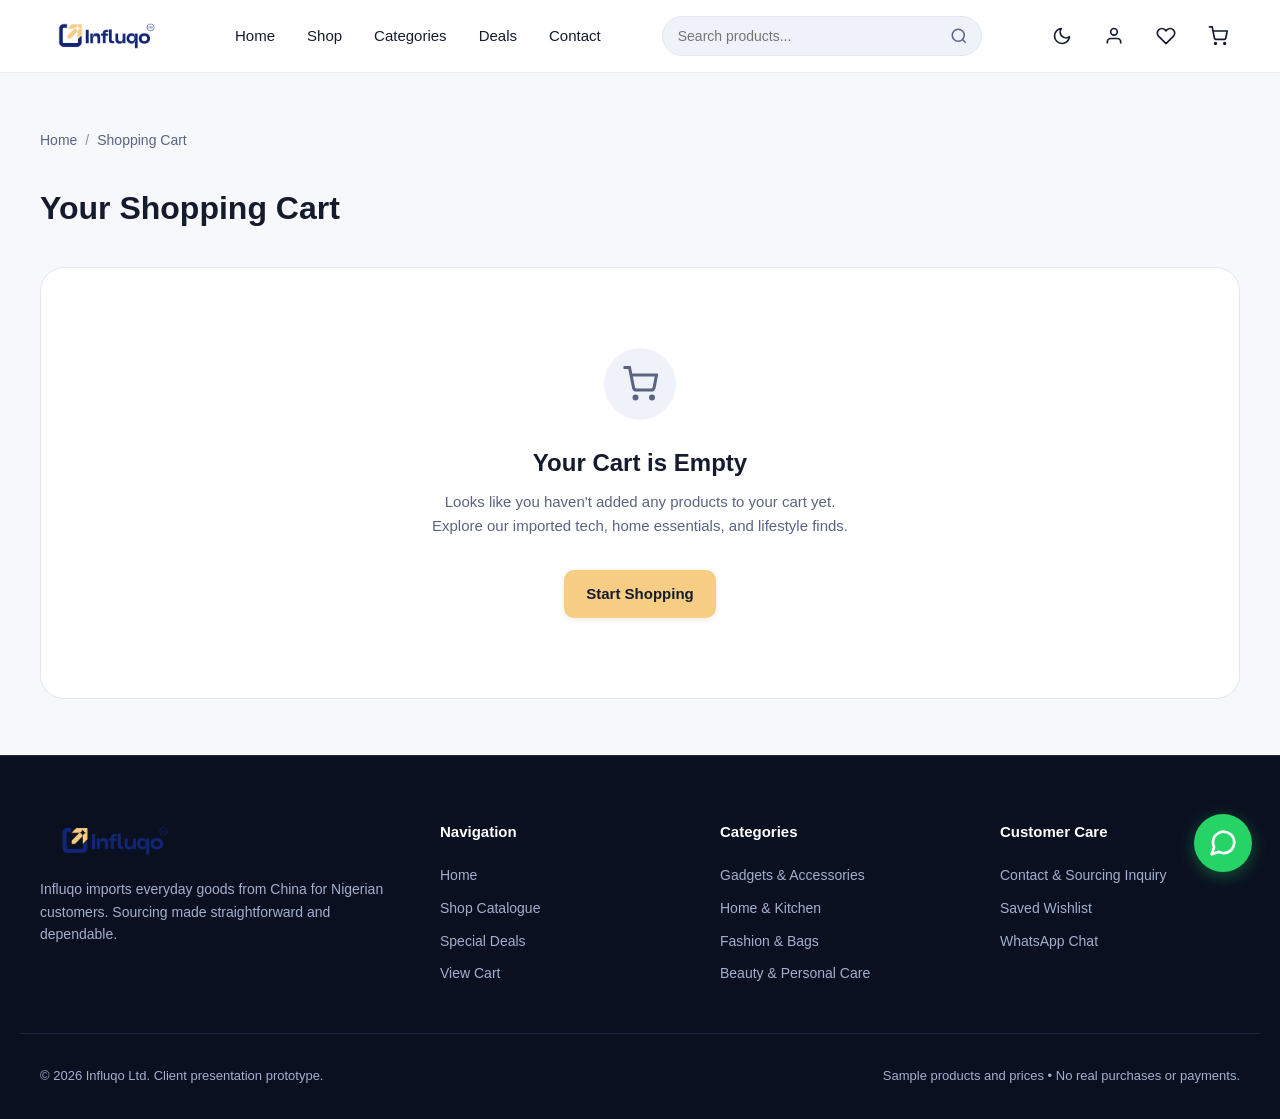
<file: cart.html>
<!DOCTYPE html>
<html lang="en" data-theme="light">
<head>
  <meta charset="UTF-8">
  <meta name="viewport" content="width=device-width, initial-scale=1.0">
  <title>Shopping Cart | Influqo</title>
  <meta name="description" content="Review your selected items, apply promotional discounts, and proceed to checkout at Influqo.">
  <link rel="icon" type="image/svg+xml" href="assets/images/branding/favicon.svg">
  <link rel="stylesheet" href="assets/css/styles.css">
  <script>
    (function() {
      try {
        var saved = localStorage.getItem('influqo_theme_v1');
        var prefersDark = window.matchMedia('(prefers-color-scheme: dark)').matches;
        var theme = saved || (prefersDark ? 'dark' : 'light');
        document.documentElement.setAttribute('data-theme', theme);
      } catch(e) {}
    })();
  </script>
</head>
<body>

  <!-- Site Header -->
  <header class="site-header" role="banner">
    <div class="container header-inner">
      <div class="header-left">
        <button type="button" class="mobile-menu-btn" id="mobileMenuToggleBtn" aria-label="Open navigation menu" aria-expanded="false" aria-controls="mobileNavDrawer">
          <svg xmlns="http://www.w3.org/2000/svg" width="24" height="24" viewBox="0 0 24 24" fill="none" stroke="currentColor" stroke-width="2" stroke-linecap="round" stroke-linejoin="round" aria-hidden="true"><line x1="3" y1="12" x2="21" y2="12"></line><line x1="3" y1="6" x2="21" y2="6"></line><line x1="3" y1="18" x2="21" y2="18"></line></svg>
        </button>
        <a href="index.html" class="brand-logo" aria-label="Influqo Homepage">
          <img src="assets/images/branding/influqo-logo.png" alt="Influqo" class="logo-light-mode" width="160" height="46">
          <img src="assets/images/branding/influqo-logo-light-trimmed.png" alt="Influqo" class="logo-dark-mode" width="160" height="46">
        </a>
      </div>

      <nav class="desktop-nav" aria-label="Main Navigation">
        <a href="index.html" class="nav-link">Home</a>
        <a href="shop.html" class="nav-link">Shop</a>
        <a href="shop.html" class="nav-link">Categories</a>
        <a href="shop.html?deal=true" class="nav-link">Deals</a>
        <a href="contact.html" class="nav-link">Contact</a>
      </nav>

      <div class="header-search-wrap">
        <form class="header-search-form" role="search">
          <input type="search" class="header-search-input" placeholder="Search products..." aria-label="Search catalogue">
          <button type="submit" class="header-search-submit" aria-label="Submit search">
            <svg xmlns="http://www.w3.org/2000/svg" width="18" height="18" viewBox="0 0 24 24" fill="none" stroke="currentColor" stroke-width="2"><circle cx="11" cy="11" r="8"></circle><line x1="21" y1="21" x2="16.65" y2="16.65"></line></svg>
          </button>
        </form>
      </div>

      <div class="header-actions">
        <button type="button" class="icon-btn theme-toggle-btn" aria-label="Switch to dark mode" title="Switch theme">
          <svg xmlns="http://www.w3.org/2000/svg" width="20" height="20" viewBox="0 0 24 24" fill="none" stroke="currentColor" stroke-width="2"><path d="M21 12.79A9 9 0 1 1 11.21 3 7 7 0 0 0 21 12.79z"></path></svg>
        </button>
        <a href="account.html" class="icon-btn" aria-label="Demo customer account" title="Demo Account">
          <svg xmlns="http://www.w3.org/2000/svg" width="20" height="20" viewBox="0 0 24 24" fill="none" stroke="currentColor" stroke-width="2"><path d="M20 21v-2a4 4 0 0 0-4-4H8a4 4 0 0 0-4 4v2"></path><circle cx="12" cy="7" r="4"></circle></svg>
        </a>
        <a href="wishlist.html" class="icon-btn" aria-label="Wishlist" title="Wishlist">
          <svg xmlns="http://www.w3.org/2000/svg" width="20" height="20" viewBox="0 0 24 24" fill="none" stroke="currentColor" stroke-width="2"><path d="M20.84 4.61a5.5 5.5 0 0 0-7.78 0L12 5.67l-1.06-1.06a5.5 5.5 0 0 0-7.78 7.78l1.06 1.06L12 21.23l7.78-7.78 1.06-1.06a5.5 5.5 0 0 0 0-7.78z"></path></svg>
          <span class="badge-counter wishlist-count-badge">0</span>
        </a>
        <a href="cart.html" class="icon-btn" aria-label="Shopping Cart" title="Shopping Cart">
          <svg xmlns="http://www.w3.org/2000/svg" width="20" height="20" viewBox="0 0 24 24" fill="none" stroke="currentColor" stroke-width="2"><circle cx="9" cy="21" r="1"></circle><circle cx="20" cy="21" r="1"></circle><path d="M1 1h4l2.68 13.39a2 2 0 0 0 2 1.61h9.72a2 2 0 0 0 2-1.61L23 6H6"></path></svg>
          <span class="badge-counter cart-count-badge">0</span>
        </a>
      </div>
    </div>
  </header>

  <!-- Mobile Drawer Menu -->
  <div class="mobile-nav-backdrop" id="mobileNavBackdrop"></div>
  <aside class="mobile-nav-drawer" id="mobileNavDrawer" aria-hidden="true" role="dialog" aria-label="Mobile Navigation">
    <div class="mobile-drawer-header">
      <img src="assets/images/branding/influqo-logo.png" alt="Influqo" class="logo-light-mode" width="130" height="38">
      <img src="assets/images/branding/influqo-logo-light-trimmed.png" alt="Influqo" class="logo-dark-mode" width="130" height="38">
      <button type="button" class="icon-btn" id="mobileMenuCloseBtn" aria-label="Close navigation menu">
        <svg xmlns="http://www.w3.org/2000/svg" width="22" height="22" viewBox="0 0 24 24" fill="none" stroke="currentColor" stroke-width="2"><line x1="18" y1="6" x2="6" y2="18"></line><line x1="6" y1="6" x2="18" y2="18"></line></svg>
      </button>
    </div>
    <ul class="mobile-drawer-links">
      <li><a href="index.html" class="mobile-drawer-link">Home</a></li>
      <li><a href="shop.html" class="mobile-drawer-link">Shop All Products</a></li>
      <li><a href="shop.html?deal=true" class="mobile-drawer-link">Special Deals</a></li>
      <li><a href="cart.html" class="mobile-drawer-link active">Shopping Cart</a></li>
      <li><a href="wishlist.html" class="mobile-drawer-link">My Wishlist</a></li>
      <li><a href="account.html" class="mobile-drawer-link">Demo Account</a></li>
      <li><a href="contact.html" class="mobile-drawer-link">Contact & Inquiries</a></li>
    </ul>
    <div style="margin-top: auto; padding-top: 1.5rem; border-top: 1px solid var(--border-color);">
      <button type="button" class="btn btn-outline btn-block theme-toggle-btn">Toggle Light / Dark Mode</button>
    </div>
  </aside>

  <!-- Main Content -->
  <main class="site-main section-spacing" id="mainContent">
    <div class="container">

      <!-- Breadcrumbs -->
      <nav class="breadcrumbs" aria-label="Breadcrumb navigation">
        <a href="index.html">Home</a>
        <span class="breadcrumb-separator" aria-hidden="true">/</span>
        <span aria-current="page">Shopping Cart</span>
      </nav>

      <h1 style="font-size: 2rem; font-weight: 800; margin-bottom: 2rem;">Your Shopping Cart</h1>

      <!-- Empty Cart State -->
      <div id="cartEmptyState" style="display: none; text-align: center; padding: 5rem 1rem; background: var(--bg-surface); border-radius: var(--radius-xl); border: 1px solid var(--border-color);">
        <div style="width: 72px; height: 72px; border-radius: 50%; background: var(--bg-surface-subtle); color: var(--text-muted); display: flex; align-items: center; justify-content: center; margin: 0 auto 1.5rem;">
          <svg xmlns="http://www.w3.org/2000/svg" width="36" height="36" viewBox="0 0 24 24" fill="none" stroke="currentColor" stroke-width="2"><circle cx="9" cy="21" r="1"></circle><circle cx="20" cy="21" r="1"></circle><path d="M1 1h4l2.68 13.39a2 2 0 0 0 2 1.61h9.72a2 2 0 0 0 2-1.61L23 6H6"></path></svg>
        </div>
        <h2 style="font-size: 1.5rem; font-weight: 700; margin-bottom: 0.5rem;">Your Cart is Empty</h2>
        <p style="font-size: 0.9375rem; color: var(--text-muted); max-width: 440px; margin: 0 auto 2rem;">
          Looks like you haven't added any products to your cart yet. Explore our imported tech, home essentials, and lifestyle finds.
        </p>
        <a href="shop.html" class="btn btn-primary">Start Shopping</a>
      </div>

      <!-- Active Cart Grid -->
      <div id="cartMainContent" class="cart-grid" style="display: none;">

        <!-- Items Table -->
        <div class="cart-table-wrap">
          <table class="cart-table" aria-label="Cart Items">
            <thead>
              <tr>
                <th scope="col">Product</th>
                <th scope="col">Quantity</th>
                <th scope="col">Subtotal</th>
                <th scope="col"><span class="visually-hidden" style="position:absolute;width:1px;height:1px;overflow:hidden;clip:rect(0,0,0,0);">Remove</span></th>
              </tr>
            </thead>
            <tbody id="cartTableBody">
              <!-- Rendered by cart.js -->
            </tbody>
          </table>
        </div>

        <!-- Summary & Coupon Sidebar -->
        <aside class="cart-summary-box" aria-label="Order Summary">
          <h2 class="summary-title">Summary</h2>

          <div class="summary-row">
            <span>Merchandise Subtotal:</span>
            <strong id="cartSubtotalAmount">₦0</strong>
          </div>

          <div class="summary-row" id="cartDiscountRow" style="display: none; color: var(--success-color);">
            <span>Coupon Discount:</span>
            <strong id="cartDiscountAmount">-₦0</strong>
          </div>

          <div class="summary-row" style="color: var(--text-muted); font-size: 0.8125rem;">
            <span>Estimated Delivery:</span>
            <span>Calculated at checkout</span>
          </div>

          <div class="summary-row total-row">
            <span>Estimated Total:</span>
            <span id="cartEstimatedTotal">₦0</span>
          </div>

          <div style="font-size: 0.75rem; color: var(--text-muted); margin: 0.75rem 0 1.5rem; line-height: 1.4;">
            Delivery fees (Lagos: ₦3,500 • Abuja: ₦4,000 • Other States: ₦5,500) will be calculated after selecting your state at checkout.
          </div>

          <!-- Coupon Module -->
          <div class="coupon-form-wrap">
            <label for="couponCodeInput" class="form-label">Promotional Coupon</label>
            <form id="cartCouponForm" class="coupon-input-group">
              <input type="text" id="couponCodeInput" class="form-control" placeholder="Try INFLUQO10" aria-label="Coupon code input">
              <button type="submit" class="btn btn-secondary" style="padding: 0.75rem 1rem;">Apply</button>
            </form>
            <div id="couponFeedbackMessage" class="field-error-msg" style="display: none;"></div>
            <div id="appliedCouponNotice" style="display: none; align-items: center; justify-content: space-between; margin-top: 0.75rem; font-size: 0.8125rem; color: var(--success-color); background: var(--badge-new-bg); padding: 0.5rem 0.75rem; border-radius: var(--radius-sm);"></div>
          </div>

          <!-- Action Buttons -->
          <div style="margin-top: 1.75rem; display: flex; flex-direction: column; gap: 0.75rem;">
            <a href="checkout.html" class="btn btn-primary btn-block">Proceed to Checkout</a>
            <a href="shop.html" class="btn btn-ghost btn-block">Continue Shopping</a>
          </div>
        </aside>

      </div>

    </div>
  </main>

  <!-- Floating WhatsApp Action -->
  <button type="button" class="floating-whatsapp-btn whatsapp-trigger-btn" aria-label="Chat with Influqo on WhatsApp" title="Chat with Influqo on WhatsApp">
    <svg xmlns="http://www.w3.org/2000/svg" width="30" height="30" viewBox="0 0 24 24" fill="none" stroke="currentColor" stroke-width="2.2" stroke-linecap="round" stroke-linejoin="round" aria-hidden="true"><path d="M21 11.5a8.38 8.38 0 0 1-.9 3.8 8.5 8.5 0 0 1-7.6 4.7 8.38 8.38 0 0 1-3.8-.9L3 21l1.9-5.7a8.38 8.38 0 0 1-.9-3.8 8.5 8.5 0 0 1 4.7-7.6 8.38 8.38 0 0 1 3.8-.9h.5a8.48 8.48 0 0 1 8 8v.5z"></path></svg>
  </button>

  <!-- WhatsApp Notice Modal -->
  <div class="whatsapp-modal-backdrop" id="whatsappModalBackdrop"></div>
  <div class="whatsapp-modal" id="whatsappModal" role="dialog" aria-modal="true" aria-labelledby="waModalTitle" aria-hidden="true">
    <div style="width: 52px; height: 52px; border-radius: 50%; background: #E8F8EE; color: #25D366; display: flex; align-items: center; justify-content: center; margin: 0 auto 1rem;">
      <svg xmlns="http://www.w3.org/2000/svg" width="28" height="28" viewBox="0 0 24 24" fill="none" stroke="currentColor" stroke-width="2.2"><path d="M21 11.5a8.38 8.38 0 0 1-.9 3.8 8.5 8.5 0 0 1-7.6 4.7 8.38 8.38 0 0 1-3.8-.9L3 21l1.9-5.7a8.38 8.38 0 0 1-.9-3.8 8.5 8.5 0 0 1 4.7-7.6 8.38 8.38 0 0 1 3.8-.9h.5a8.48 8.48 0 0 1 8 8v.5z"></path></svg>
    </div>
    <h3 id="waModalTitle" style="font-size: 1.25rem; font-weight: 700; margin-bottom: 0.5rem;">WhatsApp Integration Notice</h3>
    <p class="whatsapp-modal-text" style="font-size: 0.9375rem; color: var(--text-muted); margin-bottom: 1.5rem;">
      WhatsApp contact will be connected before launch.
    </p>
    <button type="button" class="btn btn-secondary btn-block" id="whatsappModalCloseBtn">Understood</button>
  </div>

  <!-- Site Footer -->
  <footer class="site-footer" role="contentinfo">
    <div class="container footer-grid">
      <div class="footer-brand">
        <a href="index.html" aria-label="Influqo Homepage">
          <img src="assets/images/branding/influqo-logo-light-trimmed.png" alt="Influqo" width="150" height="42">
        </a>
        <p>Influqo imports everyday goods from China for Nigerian customers. Sourcing made straightforward and dependable.</p>
      </div>
      <div>
        <h4 class="footer-title">Navigation</h4>
        <ul class="footer-links">
          <li><a href="index.html">Home</a></li>
          <li><a href="shop.html">Shop Catalogue</a></li>
          <li><a href="shop.html?deal=true">Special Deals</a></li>
          <li><a href="cart.html">View Cart</a></li>
        </ul>
      </div>
      <div>
        <h4 class="footer-title">Categories</h4>
        <ul class="footer-links">
          <li><a href="shop.html?category=gadgets">Gadgets & Accessories</a></li>
          <li><a href="shop.html?category=home">Home & Kitchen</a></li>
          <li><a href="shop.html?category=fashion">Fashion & Bags</a></li>
          <li><a href="shop.html?category=beauty">Beauty & Personal Care</a></li>
        </ul>
      </div>
      <div>
        <h4 class="footer-title">Customer Care</h4>
        <ul class="footer-links">
          <li><a href="contact.html">Contact & Sourcing Inquiry</a></li>
          <li><a href="wishlist.html">Saved Wishlist</a></li>
          <li><button type="button" class="whatsapp-trigger-btn" style="text-align: left; padding: 0; color: inherit;">WhatsApp Chat</button></li>
        </ul>
      </div>
    </div>
    <div class="container footer-bottom">
      <span>&copy; 2026 Influqo Ltd. Client presentation prototype.</span>
      <span>Sample products and prices • No real purchases or payments.</span>
    </div>
  </footer>

  <script src="assets/js/config.js"></script>
  <script src="assets/js/products.js"></script>
  <script src="assets/js/storage.js"></script>
  <script src="assets/js/shared.js"></script>
  <script src="assets/js/cart.js"></script>
</body>
</html>
</file>
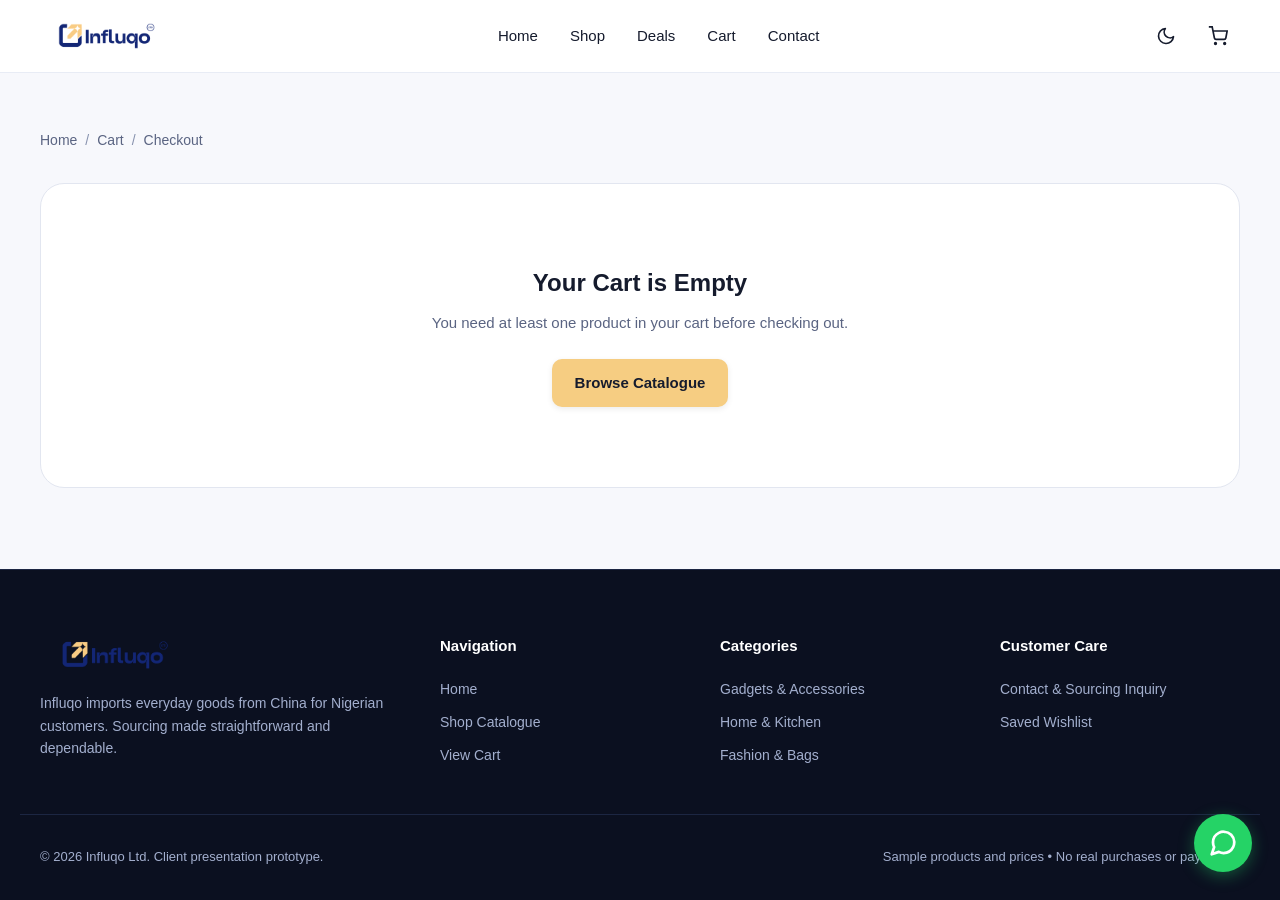
<file: checkout.html>
<!DOCTYPE html>
<html lang="en" data-theme="light">
<head>
  <meta charset="UTF-8">
  <meta name="viewport" content="width=device-width, initial-scale=1.0">
  <title>Checkout | Influqo</title>
  <meta name="description" content="Complete your sample demo order at Influqo with simulated delivery and local payment testing.">
  <link rel="icon" type="image/svg+xml" href="assets/images/branding/favicon.svg">
  <link rel="stylesheet" href="assets/css/styles.css">
  <script>
    (function() {
      try {
        var saved = localStorage.getItem('influqo_theme_v1');
        var prefersDark = window.matchMedia('(prefers-color-scheme: dark)').matches;
        var theme = saved || (prefersDark ? 'dark' : 'light');
        document.documentElement.setAttribute('data-theme', theme);
      } catch(e) {}
    })();
  </script>
</head>
<body>

  <!-- Site Header -->
  <header class="site-header" role="banner">
    <div class="container header-inner">
      <div class="header-left">
        <button type="button" class="mobile-menu-btn" id="mobileMenuToggleBtn" aria-label="Open navigation menu" aria-expanded="false" aria-controls="mobileNavDrawer">
          <svg xmlns="http://www.w3.org/2000/svg" width="24" height="24" viewBox="0 0 24 24" fill="none" stroke="currentColor" stroke-width="2" stroke-linecap="round" stroke-linejoin="round" aria-hidden="true"><line x1="3" y1="12" x2="21" y2="12"></line><line x1="3" y1="6" x2="21" y2="6"></line><line x1="3" y1="18" x2="21" y2="18"></line></svg>
        </button>
        <a href="index.html" class="brand-logo" aria-label="Influqo Homepage">
          <img src="assets/images/branding/influqo-logo.png" alt="Influqo" class="logo-light-mode" width="160" height="46">
          <img src="assets/images/branding/influqo-logo-light-trimmed.png" alt="Influqo" class="logo-dark-mode" width="160" height="46">
        </a>
      </div>

      <nav class="desktop-nav" aria-label="Main Navigation">
        <a href="index.html" class="nav-link">Home</a>
        <a href="shop.html" class="nav-link">Shop</a>
        <a href="shop.html?deal=true" class="nav-link">Deals</a>
        <a href="cart.html" class="nav-link">Cart</a>
        <a href="contact.html" class="nav-link">Contact</a>
      </nav>

      <div class="header-actions">
        <button type="button" class="icon-btn theme-toggle-btn" aria-label="Switch to dark mode" title="Switch theme">
          <svg xmlns="http://www.w3.org/2000/svg" width="20" height="20" viewBox="0 0 24 24" fill="none" stroke="currentColor" stroke-width="2"><path d="M21 12.79A9 9 0 1 1 11.21 3 7 7 0 0 0 21 12.79z"></path></svg>
        </button>
        <a href="cart.html" class="icon-btn" aria-label="Shopping Cart" title="Shopping Cart">
          <svg xmlns="http://www.w3.org/2000/svg" width="20" height="20" viewBox="0 0 24 24" fill="none" stroke="currentColor" stroke-width="2"><circle cx="9" cy="21" r="1"></circle><circle cx="20" cy="21" r="1"></circle><path d="M1 1h4l2.68 13.39a2 2 0 0 0 2 1.61h9.72a2 2 0 0 0 2-1.61L23 6H6"></path></svg>
          <span class="badge-counter cart-count-badge">0</span>
        </a>
      </div>
    </div>
  </header>

  <!-- Mobile Drawer Menu -->
  <div class="mobile-nav-backdrop" id="mobileNavBackdrop"></div>
  <aside class="mobile-nav-drawer" id="mobileNavDrawer" aria-hidden="true" role="dialog" aria-label="Mobile Navigation">
    <div class="mobile-drawer-header">
      <img src="assets/images/branding/influqo-logo.png" alt="Influqo" class="logo-light-mode" width="130" height="38">
      <img src="assets/images/branding/influqo-logo-light-trimmed.png" alt="Influqo" class="logo-dark-mode" width="130" height="38">
      <button type="button" class="icon-btn" id="mobileMenuCloseBtn" aria-label="Close navigation menu">
        <svg xmlns="http://www.w3.org/2000/svg" width="22" height="22" viewBox="0 0 24 24" fill="none" stroke="currentColor" stroke-width="2"><line x1="18" y1="6" x2="6" y2="18"></line><line x1="6" y1="6" x2="18" y2="18"></line></svg>
      </button>
    </div>
    <ul class="mobile-drawer-links">
      <li><a href="index.html" class="mobile-drawer-link">Home</a></li>
      <li><a href="shop.html" class="mobile-drawer-link">Shop All Products</a></li>
      <li><a href="cart.html" class="mobile-drawer-link">Shopping Cart</a></li>
      <li><a href="wishlist.html" class="mobile-drawer-link">My Wishlist</a></li>
      <li><a href="account.html" class="mobile-drawer-link">Demo Account</a></li>
      <li><a href="contact.html" class="mobile-drawer-link">Contact & Inquiries</a></li>
    </ul>
  </aside>

  <!-- Main Content -->
  <main class="site-main section-spacing" id="mainContent">
    <div class="container">

      <!-- Breadcrumbs -->
      <nav class="breadcrumbs" aria-label="Breadcrumb navigation">
        <a href="index.html">Home</a>
        <span class="breadcrumb-separator" aria-hidden="true">/</span>
        <a href="cart.html">Cart</a>
        <span class="breadcrumb-separator" aria-hidden="true">/</span>
        <span aria-current="page">Checkout</span>
      </nav>

      <!-- Empty Cart Notification -->
      <div id="checkoutEmptyCartNotice" style="display: none; text-align: center; padding: 5rem 1rem; background: var(--bg-surface); border-radius: var(--radius-xl); border: 1px solid var(--border-color);">
        <h2 style="font-size: 1.5rem; font-weight: 700; margin-bottom: 0.5rem;">Your Cart is Empty</h2>
        <p style="font-size: 0.9375rem; color: var(--text-muted); max-width: 440px; margin: 0 auto 1.5rem;">
          You need at least one product in your cart before checking out.
        </p>
        <a href="shop.html" class="btn btn-primary">Browse Catalogue</a>
      </div>

      <!-- Main Checkout Layout -->
      <div id="checkoutMainContainer">
        <div style="display: flex; flex-wrap: wrap; align-items: center; justify-content: space-between; gap: 1rem; margin-bottom: 2rem;">
          <div>
            <h1 style="font-size: 2rem; font-weight: 800;">Demo Checkout</h1>
            <p style="font-size: 0.9375rem; color: var(--text-muted);">Guest checkout enabled • No account or password required</p>
          </div>
          <button type="button" class="btn btn-outline" id="btnAutofillSampleDetails">
            <svg xmlns="http://www.w3.org/2000/svg" width="16" height="16" viewBox="0 0 24 24" fill="none" stroke="currentColor" stroke-width="2"><path d="M11 4H4a2 2 0 0 0-2 2v14a2 2 0 0 0 2 2h14a2 2 0 0 0 2-2v-7"></path><path d="M18.5 2.5a2.121 2.121 0 0 1 3 3L12 15l-4 1 1-4 9.5-9.5z"></path></svg>
            <span>Fill Sample Details</span>
          </button>
        </div>

        <!-- Security / Demo Notice -->
        <div style="background: var(--badge-deal-bg); color: var(--badge-deal-text); padding: 1rem 1.25rem; border-radius: var(--radius-md); font-size: 0.875rem; margin-bottom: 2rem; display: flex; align-items: center; gap: 0.75rem;">
          <svg xmlns="http://www.w3.org/2000/svg" width="22" height="22" viewBox="0 0 24 24" fill="none" stroke="currentColor" stroke-width="2"><circle cx="12" cy="12" r="10"></circle><line x1="12" y1="8" x2="12" y2="12"></line><line x1="12" y1="16" x2="12.01" y2="16"></line></svg>
          <div>
            <strong>Notice:</strong> This is a presentation prototype. Please <strong>do not enter real personal, banking, or credit card details</strong>. Use the sample autofill or fictional details.
          </div>
        </div>

        <div class="checkout-grid">

          <!-- Shipping Form Column -->
          <div style="background: var(--bg-surface); border: 1px solid var(--border-color); border-radius: var(--radius-lg); padding: 2rem;">
            <h2 style="font-size: 1.25rem; font-weight: 700; margin-bottom: 1.5rem; padding-bottom: 0.75rem; border-bottom: 1px solid var(--border-color);">
              Delivery Information
            </h2>

            <form id="checkoutForm" novalidate>
              <div class="form-group">
                <label for="checkoutName" class="form-label">Full Name <span style="color:var(--error-color);">*</span></label>
                <input type="text" id="checkoutName" class="form-control" placeholder="e.g. Chioma Adebayo" required aria-describedby="errCheckoutName">
                <span id="errCheckoutName" class="field-error-msg" role="alert"></span>
              </div>

              <div style="display: grid; grid-template-columns: 1fr 1fr; gap: 1rem;">
                <div class="form-group">
                  <label for="checkoutEmail" class="form-label">Email Address <span style="color:var(--error-color);">*</span></label>
                  <input type="email" id="checkoutEmail" class="form-control" placeholder="e.g. chioma@example.com" required aria-describedby="errCheckoutEmail">
                  <span id="errCheckoutEmail" class="field-error-msg" role="alert"></span>
                </div>

                <div class="form-group">
                  <label for="checkoutPhone" class="form-label">Phone Number <span style="color:var(--error-color);">*</span></label>
                  <input type="tel" id="checkoutPhone" class="form-control" placeholder="e.g. 0803 123 4567" required aria-describedby="errCheckoutPhone">
                  <span id="errCheckoutPhone" class="field-error-msg" role="alert"></span>
                </div>
              </div>

              <div class="form-group">
                <label for="checkoutAddress" class="form-label">Delivery Street Address <span style="color:var(--error-color);">*</span></label>
                <input type="text" id="checkoutAddress" class="form-control" placeholder="House number, street name, estate" required aria-describedby="errCheckoutAddress">
                <span id="errCheckoutAddress" class="field-error-msg" role="alert"></span>
              </div>

              <div style="display: grid; grid-template-columns: 1fr 1fr; gap: 1rem;">
                <div class="form-group">
                  <label for="checkoutStateSelect" class="form-label">State <span style="color:var(--error-color);">*</span></label>
                  <select id="checkoutStateSelect" class="form-control" required aria-describedby="errCheckoutState">
                    <!-- Populated by checkout.js -->
                  </select>
                  <span id="errCheckoutState" class="field-error-msg" role="alert"></span>
                </div>

                <div class="form-group">
                  <label for="checkoutCity" class="form-label">City / Town <span style="color:var(--error-color);">*</span></label>
                  <input type="text" id="checkoutCity" class="form-control" placeholder="e.g. Ikeja, Lekki, Wuse 2" required aria-describedby="errCheckoutCity">
                  <span id="errCheckoutCity" class="field-error-msg" role="alert"></span>
                </div>
              </div>

              <div class="form-group">
                <label for="checkoutNote" class="form-label">Optional Delivery Note</label>
                <textarea id="checkoutNote" class="form-control" rows="2" placeholder="Gate code, landmark, or delivery instructions"></textarea>
              </div>

              <div style="margin-top: 2rem;">
                <button type="submit" class="btn btn-primary btn-block" style="font-size: 1.05rem; padding: 0.9rem;">
                  Continue to Demo Payment
                </button>
              </div>
            </form>
          </div>

          <!-- Order Summary Column -->
          <aside class="checkout-summary-box" aria-label="Order Items Summary">
            <h2 class="summary-title">Order Summary</h2>

            <div id="checkoutOrderItemsList" style="margin-bottom: 1.5rem; display: flex; flex-direction: column; gap: 0.75rem;">
              <!-- Populated by checkout.js -->
            </div>

            <div class="summary-row">
              <span>Merchandise Subtotal:</span>
              <strong id="checkoutSubtotal">₦0</strong>
            </div>

            <div class="summary-row" id="checkoutDiscountRow" style="display: none; color: var(--success-color);">
              <span>Coupon Discount:</span>
              <strong id="checkoutDiscount">-₦0</strong>
            </div>

            <div class="summary-row">
              <span>Sample Delivery Fee:</span>
              <strong id="checkoutDeliveryFee">₦3,500</strong>
            </div>

            <div class="summary-row total-row">
              <span>Final Total:</span>
              <strong id="checkoutTotal">₦0</strong>
            </div>

            <div style="font-size: 0.75rem; color: var(--text-muted); margin-top: 1rem; line-height: 1.4;">
              Sample delivery assumptions: Lagos (₦3,500), FCT Abuja (₦4,000), other states (₦5,500). Presentation estimates only.
            </div>
          </aside>

        </div>
      </div>

    </div>
  </main>

  <!-- Floating WhatsApp Action -->
  <button type="button" class="floating-whatsapp-btn whatsapp-trigger-btn" aria-label="Chat with Influqo on WhatsApp" title="Chat with Influqo on WhatsApp">
    <svg xmlns="http://www.w3.org/2000/svg" width="30" height="30" viewBox="0 0 24 24" fill="none" stroke="currentColor" stroke-width="2.2" stroke-linecap="round" stroke-linejoin="round" aria-hidden="true"><path d="M21 11.5a8.38 8.38 0 0 1-.9 3.8 8.5 8.5 0 0 1-7.6 4.7 8.38 8.38 0 0 1-3.8-.9L3 21l1.9-5.7a8.38 8.38 0 0 1-.9-3.8 8.5 8.5 0 0 1 4.7-7.6 8.38 8.38 0 0 1 3.8-.9h.5a8.48 8.48 0 0 1 8 8v.5z"></path></svg>
  </button>

  <!-- WhatsApp Notice Modal -->
  <div class="whatsapp-modal-backdrop" id="whatsappModalBackdrop"></div>
  <div class="whatsapp-modal" id="whatsappModal" role="dialog" aria-modal="true" aria-labelledby="waModalTitle" aria-hidden="true">
    <div style="width: 52px; height: 52px; border-radius: 50%; background: #E8F8EE; color: #25D366; display: flex; align-items: center; justify-content: center; margin: 0 auto 1rem;">
      <svg xmlns="http://www.w3.org/2000/svg" width="28" height="28" viewBox="0 0 24 24" fill="none" stroke="currentColor" stroke-width="2.2"><path d="M21 11.5a8.38 8.38 0 0 1-.9 3.8 8.5 8.5 0 0 1-7.6 4.7 8.38 8.38 0 0 1-3.8-.9L3 21l1.9-5.7a8.38 8.38 0 0 1-.9-3.8 8.5 8.5 0 0 1 4.7-7.6 8.38 8.38 0 0 1 3.8-.9h.5a8.48 8.48 0 0 1 8 8v.5z"></path></svg>
    </div>
    <h3 id="waModalTitle" style="font-size: 1.25rem; font-weight: 700; margin-bottom: 0.5rem;">WhatsApp Integration Notice</h3>
    <p class="whatsapp-modal-text" style="font-size: 0.9375rem; color: var(--text-muted); margin-bottom: 1.5rem;">
      WhatsApp contact will be connected before launch.
    </p>
    <button type="button" class="btn btn-secondary btn-block" id="whatsappModalCloseBtn">Understood</button>
  </div>

  <!-- Site Footer -->
  <footer class="site-footer" role="contentinfo">
    <div class="container footer-grid">
      <div class="footer-brand">
        <a href="index.html" aria-label="Influqo Homepage">
          <img src="assets/images/branding/influqo-logo-light-trimmed.png" alt="Influqo" width="150" height="42">
        </a>
        <p>Influqo imports everyday goods from China for Nigerian customers. Sourcing made straightforward and dependable.</p>
      </div>
      <div>
        <h4 class="footer-title">Navigation</h4>
        <ul class="footer-links">
          <li><a href="index.html">Home</a></li>
          <li><a href="shop.html">Shop Catalogue</a></li>
          <li><a href="cart.html">View Cart</a></li>
        </ul>
      </div>
      <div>
        <h4 class="footer-title">Categories</h4>
        <ul class="footer-links">
          <li><a href="shop.html?category=gadgets">Gadgets & Accessories</a></li>
          <li><a href="shop.html?category=home">Home & Kitchen</a></li>
          <li><a href="shop.html?category=fashion">Fashion & Bags</a></li>
        </ul>
      </div>
      <div>
        <h4 class="footer-title">Customer Care</h4>
        <ul class="footer-links">
          <li><a href="contact.html">Contact & Sourcing Inquiry</a></li>
          <li><a href="wishlist.html">Saved Wishlist</a></li>
        </ul>
      </div>
    </div>
    <div class="container footer-bottom">
      <span>&copy; 2026 Influqo Ltd. Client presentation prototype.</span>
      <span>Sample products and prices • No real purchases or payments.</span>
    </div>
  </footer>

  <script src="assets/js/config.js"></script>
  <script src="assets/js/products.js"></script>
  <script src="assets/js/storage.js"></script>
  <script src="assets/js/shared.js"></script>
  <script src="assets/js/cart.js"></script>
  <script src="assets/js/payments.js"></script>
  <script src="assets/js/checkout.js"></script>
</body>
</html>
</file>
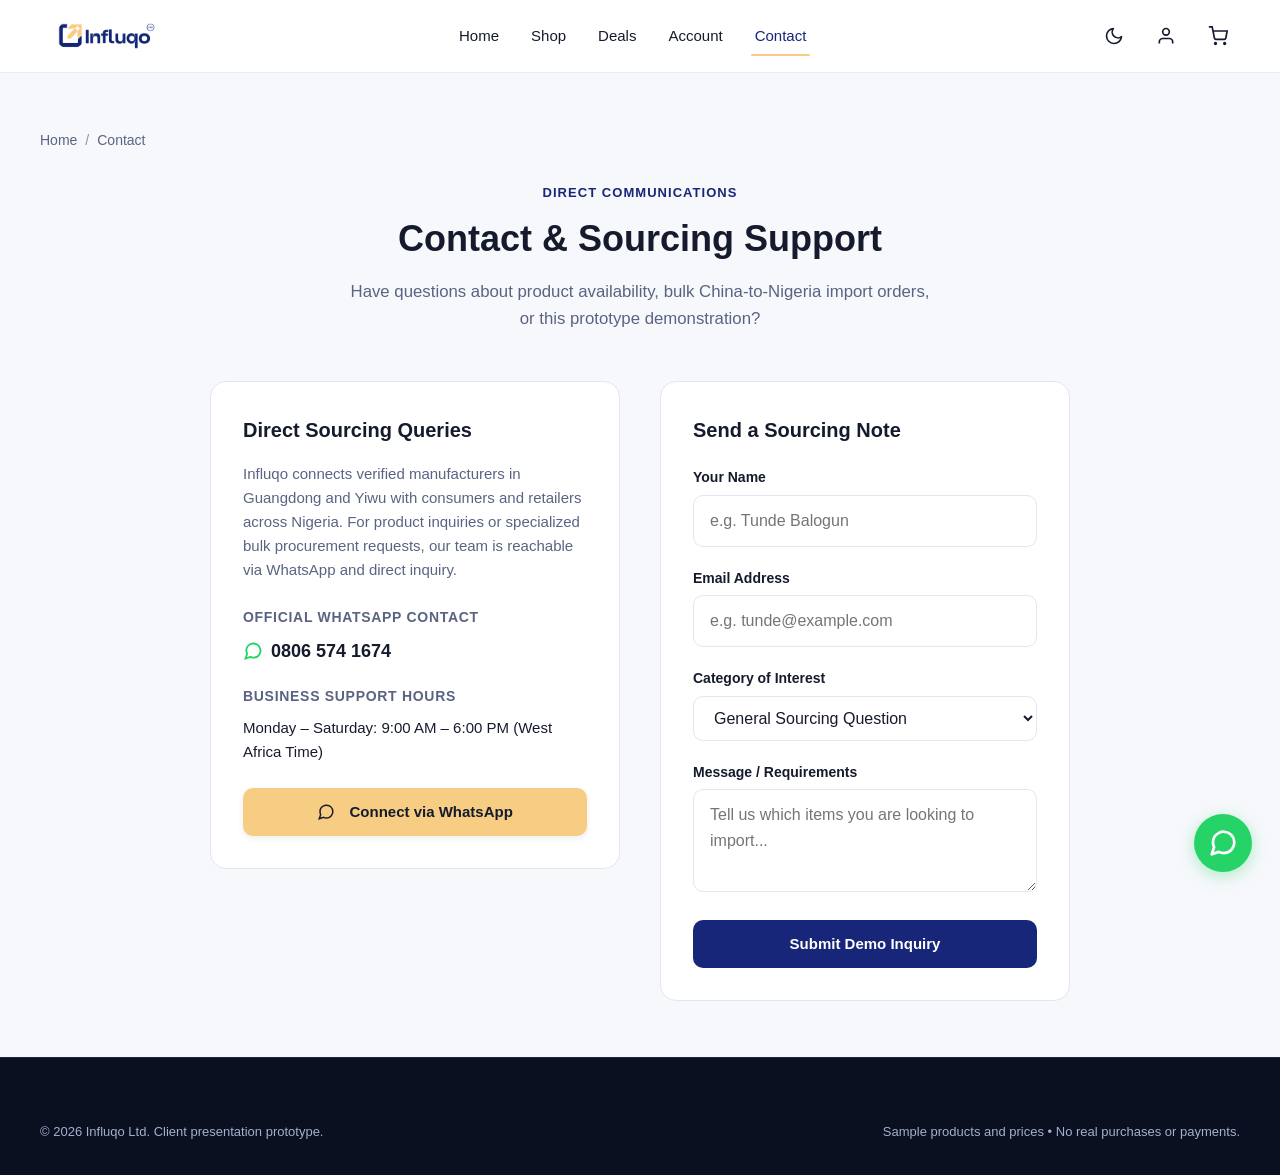
<file: contact.html>
<!DOCTYPE html>
<html lang="en" data-theme="light">
<head>
  <meta charset="UTF-8">
  <meta name="viewport" content="width=device-width, initial-scale=1.0">
  <title>Contact & Sourcing Inquiries | Influqo</title>
  <meta name="description" content="Get in touch with Influqo regarding imported lifestyle goods, custom China sourcing, and demo platform feedback.">
  <link rel="icon" type="image/svg+xml" href="assets/images/branding/favicon.svg">
  <link rel="stylesheet" href="assets/css/styles.css">
  <script>
    (function() {
      try {
        var saved = localStorage.getItem('influqo_theme_v1');
        var prefersDark = window.matchMedia('(prefers-color-scheme: dark)').matches;
        var theme = saved || (prefersDark ? 'dark' : 'light');
        document.documentElement.setAttribute('data-theme', theme);
      } catch(e) {}
    })();
  </script>
</head>
<body>

  <!-- Site Header -->
  <header class="site-header" role="banner">
    <div class="container header-inner">
      <div class="header-left">
        <button type="button" class="mobile-menu-btn" id="mobileMenuToggleBtn" aria-label="Open navigation menu" aria-expanded="false" aria-controls="mobileNavDrawer">
          <svg xmlns="http://www.w3.org/2000/svg" width="24" height="24" viewBox="0 0 24 24" fill="none" stroke="currentColor" stroke-width="2" stroke-linecap="round" stroke-linejoin="round" aria-hidden="true"><line x1="3" y1="12" x2="21" y2="12"></line><line x1="3" y1="6" x2="21" y2="6"></line><line x1="3" y1="18" x2="21" y2="18"></line></svg>
        </button>
        <a href="index.html" class="brand-logo" aria-label="Influqo Homepage">
          <img src="assets/images/branding/influqo-logo.png" alt="Influqo" class="logo-light-mode" width="160" height="46">
          <img src="assets/images/branding/influqo-logo-light-trimmed.png" alt="Influqo" class="logo-dark-mode" width="160" height="46">
        </a>
      </div>

      <nav class="desktop-nav" aria-label="Main Navigation">
        <a href="index.html" class="nav-link">Home</a>
        <a href="shop.html" class="nav-link">Shop</a>
        <a href="shop.html?deal=true" class="nav-link">Deals</a>
        <a href="account.html" class="nav-link">Account</a>
        <a href="contact.html" class="nav-link active">Contact</a>
      </nav>

      <div class="header-actions">
        <button type="button" class="icon-btn theme-toggle-btn" aria-label="Switch to dark mode" title="Switch theme">
          <svg xmlns="http://www.w3.org/2000/svg" width="20" height="20" viewBox="0 0 24 24" fill="none" stroke="currentColor" stroke-width="2"><path d="M21 12.79A9 9 0 1 1 11.21 3 7 7 0 0 0 21 12.79z"></path></svg>
        </button>
        <a href="account.html" class="icon-btn" aria-label="Demo customer account" title="Demo Account">
          <svg xmlns="http://www.w3.org/2000/svg" width="20" height="20" viewBox="0 0 24 24" fill="none" stroke="currentColor" stroke-width="2"><path d="M20 21v-2a4 4 0 0 0-4-4H8a4 4 0 0 0-4 4v2"></path><circle cx="12" cy="7" r="4"></circle></svg>
        </a>
        <a href="cart.html" class="icon-btn" aria-label="Shopping Cart" title="Shopping Cart">
          <svg xmlns="http://www.w3.org/2000/svg" width="20" height="20" viewBox="0 0 24 24" fill="none" stroke="currentColor" stroke-width="2"><circle cx="9" cy="21" r="1"></circle><circle cx="20" cy="21" r="1"></circle><path d="M1 1h4l2.68 13.39a2 2 0 0 0 2 1.61h9.72a2 2 0 0 0 2-1.61L23 6H6"></path></svg>
          <span class="badge-counter cart-count-badge">0</span>
        </a>
      </div>
    </div>
  </header>

  <!-- Mobile Drawer Menu -->
  <div class="mobile-nav-backdrop" id="mobileNavBackdrop"></div>
  <aside class="mobile-nav-drawer" id="mobileNavDrawer" aria-hidden="true" role="dialog" aria-label="Mobile Navigation">
    <div class="mobile-drawer-header">
      <img src="assets/images/branding/influqo-logo.png" alt="Influqo" class="logo-light-mode" width="130" height="38">
      <img src="assets/images/branding/influqo-logo-light-trimmed.png" alt="Influqo" class="logo-dark-mode" width="130" height="38">
      <button type="button" class="icon-btn" id="mobileMenuCloseBtn" aria-label="Close navigation menu">
        <svg xmlns="http://www.w3.org/2000/svg" width="22" height="22" viewBox="0 0 24 24" fill="none" stroke="currentColor" stroke-width="2"><line x1="18" y1="6" x2="6" y2="18"></line><line x1="6" y1="6" x2="18" y2="18"></line></svg>
      </button>
    </div>
    <ul class="mobile-drawer-links">
      <li><a href="index.html" class="mobile-drawer-link">Home</a></li>
      <li><a href="shop.html" class="mobile-drawer-link">Shop All Products</a></li>
      <li><a href="cart.html" class="mobile-drawer-link">Shopping Cart</a></li>
      <li><a href="wishlist.html" class="mobile-drawer-link">My Wishlist</a></li>
      <li><a href="account.html" class="mobile-drawer-link">Demo Account</a></li>
      <li><a href="contact.html" class="mobile-drawer-link active">Contact & Inquiries</a></li>
    </ul>
  </aside>

  <!-- Main Content -->
  <main class="site-main section-spacing" id="mainContent">
    <div class="container">

      <!-- Breadcrumbs -->
      <nav class="breadcrumbs" aria-label="Breadcrumb navigation">
        <a href="index.html">Home</a>
        <span class="breadcrumb-separator" aria-hidden="true">/</span>
        <span aria-current="page">Contact</span>
      </nav>

      <div style="max-width: 860px; margin: 0 auto;">

        <div style="text-align: center; margin-bottom: 3rem;">
          <span class="section-eyebrow">Direct Communications</span>
          <h1 style="font-size: 2.25rem; font-weight: 800; margin-bottom: 0.75rem;">Contact & Sourcing Support</h1>
          <p style="font-size: 1.05rem; color: var(--text-muted); max-width: 580px; margin: 0 auto;">
            Have questions about product availability, bulk China-to-Nigeria import orders, or this prototype demonstration?
          </p>
        </div>

        <div style="display: grid; grid-template-columns: 1fr 1fr; gap: 2.5rem; align-items: start;">

          <!-- Info Column -->
          <div>
            <div style="background: var(--bg-surface); border: 1px solid var(--border-color); border-radius: var(--radius-lg); padding: 2rem; margin-bottom: 1.5rem;">
              <h2 style="font-size: 1.25rem; font-weight: 700; margin-bottom: 1rem;">Direct Sourcing Queries</h2>
              <p style="color: var(--text-muted); font-size: 0.9375rem; line-height: 1.6; margin-bottom: 1.5rem;">
                Influqo connects verified manufacturers in Guangdong and Yiwu with consumers and retailers across Nigeria. For product inquiries or specialized bulk procurement requests, our team is reachable via WhatsApp and direct inquiry.
              </p>

              <h3 style="font-size: 0.875rem; font-weight: 700; text-transform: uppercase; letter-spacing: 0.05em; color: var(--text-muted); margin-bottom: 0.5rem;">
                Official WhatsApp Contact
              </h3>
              <p style="font-size: 1.125rem; font-weight: 700; color: var(--text-main); margin-bottom: 1.25rem; display: flex; align-items: center; gap: 0.5rem;">
                <svg xmlns="http://www.w3.org/2000/svg" width="20" height="20" viewBox="0 0 24 24" fill="none" stroke="#25D366" stroke-width="2.2"><path d="M21 11.5a8.38 8.38 0 0 1-.9 3.8 8.5 8.5 0 0 1-7.6 4.7 8.38 8.38 0 0 1-3.8-.9L3 21l1.9-5.7a8.38 8.38 0 0 1-.9-3.8 8.5 8.5 0 0 1 4.7-7.6 8.38 8.38 0 0 1 3.8-.9h.5a8.48 8.48 0 0 1 8 8v.5z"></path></svg>
                <span>0806 574 1674</span>
              </p>

              <h3 style="font-size: 0.875rem; font-weight: 700; text-transform: uppercase; letter-spacing: 0.05em; color: var(--text-muted); margin-bottom: 0.5rem;">
                Business Support Hours
              </h3>
              <p style="font-size: 0.9375rem; color: var(--text-main); margin-bottom: 1.5rem;">
                Monday – Saturday: 9:00 AM – 6:00 PM (West Africa Time)
              </p>

              <button type="button" class="btn btn-primary btn-block whatsapp-trigger-btn">
                <svg xmlns="http://www.w3.org/2000/svg" width="18" height="18" viewBox="0 0 24 24" fill="none" stroke="currentColor" stroke-width="2" style="margin-right: 0.4rem;"><path d="M21 11.5a8.38 8.38 0 0 1-.9 3.8 8.5 8.5 0 0 1-7.6 4.7 8.38 8.38 0 0 1-3.8-.9L3 21l1.9-5.7a8.38 8.38 0 0 1-.9-3.8 8.5 8.5 0 0 1 4.7-7.6 8.38 8.38 0 0 1 3.8-.9h.5a8.48 8.48 0 0 1 8 8v.5z"></path></svg>
                <span>Connect via WhatsApp</span>
              </button>
            </div>
          </div>

          <!-- Form Column -->
          <div style="background: var(--bg-surface); border: 1px solid var(--border-color); border-radius: var(--radius-lg); padding: 2rem;">
            <h2 style="font-size: 1.25rem; font-weight: 700; margin-bottom: 1.25rem;">Send a Sourcing Note</h2>

            <form id="contactForm" novalidate>
              <div class="form-group">
                <label for="contactName" class="form-label">Your Name</label>
                <input type="text" id="contactName" class="form-control" placeholder="e.g. Tunde Balogun" required>
              </div>

              <div class="form-group">
                <label for="contactEmail" class="form-label">Email Address</label>
                <input type="email" id="contactEmail" class="form-control" placeholder="e.g. tunde@example.com" required>
              </div>

              <div class="form-group">
                <label for="contactCategory" class="form-label">Category of Interest</label>
                <select id="contactCategory" class="form-control">
                  <option value="general">General Sourcing Question</option>
                  <option value="gadgets">Gadgets & Tech Accessories</option>
                  <option value="home">Home & Kitchen Implements</option>
                  <option value="fashion">Fashion & Travel Bags</option>
                  <option value="bulk">Bulk Commercial Import</option>
                </select>
              </div>

              <div class="form-group">
                <label for="contactMessage" class="form-label">Message / Requirements</label>
                <textarea id="contactMessage" class="form-control" rows="3" placeholder="Tell us which items you are looking to import..." required></textarea>
              </div>

              <button type="submit" class="btn btn-secondary btn-block">
                Submit Demo Inquiry
              </button>
            </form>
          </div>

        </div>

      </div>

    </div>
  </main>

  <!-- Floating WhatsApp Action -->
  <button type="button" class="floating-whatsapp-btn whatsapp-trigger-btn" aria-label="Chat with Influqo on WhatsApp" title="Chat with Influqo on WhatsApp">
    <svg xmlns="http://www.w3.org/2000/svg" width="30" height="30" viewBox="0 0 24 24" fill="none" stroke="currentColor" stroke-width="2.2" stroke-linecap="round" stroke-linejoin="round" aria-hidden="true"><path d="M21 11.5a8.38 8.38 0 0 1-.9 3.8 8.5 8.5 0 0 1-7.6 4.7 8.38 8.38 0 0 1-3.8-.9L3 21l1.9-5.7a8.38 8.38 0 0 1-.9-3.8 8.5 8.5 0 0 1 4.7-7.6 8.38 8.38 0 0 1 3.8-.9h.5a8.48 8.48 0 0 1 8 8v.5z"></path></svg>
  </button>

  <!-- WhatsApp Notice Modal -->
  <div class="whatsapp-modal-backdrop" id="whatsappModalBackdrop"></div>
  <div class="whatsapp-modal" id="whatsappModal" role="dialog" aria-modal="true" aria-labelledby="waModalTitle" aria-hidden="true">
    <div style="width: 52px; height: 52px; border-radius: 50%; background: #E8F8EE; color: #25D366; display: flex; align-items: center; justify-content: center; margin: 0 auto 1rem;">
      <svg xmlns="http://www.w3.org/2000/svg" width="28" height="28" viewBox="0 0 24 24" fill="none" stroke="currentColor" stroke-width="2.2"><path d="M21 11.5a8.38 8.38 0 0 1-.9 3.8 8.5 8.5 0 0 1-7.6 4.7 8.38 8.38 0 0 1-3.8-.9L3 21l1.9-5.7a8.38 8.38 0 0 1-.9-3.8 8.5 8.5 0 0 1 4.7-7.6 8.38 8.38 0 0 1 3.8-.9h.5a8.48 8.48 0 0 1 8 8v.5z"></path></svg>
    </div>
    <h3 id="waModalTitle" style="font-size: 1.25rem; font-weight: 700; margin-bottom: 0.5rem;">WhatsApp Integration Notice</h3>
    <p class="whatsapp-modal-text" style="font-size: 0.9375rem; color: var(--text-muted); margin-bottom: 1.5rem;">
      WhatsApp contact will be connected before launch.
    </p>
    <button type="button" class="btn btn-secondary btn-block" id="whatsappModalCloseBtn">Understood</button>
  </div>

  <!-- Site Footer -->
  <footer class="site-footer" role="contentinfo">
    <div class="container footer-bottom" style="border-top: none; padding-top: 0;">
      <span>&copy; 2026 Influqo Ltd. Client presentation prototype.</span>
      <span>Sample products and prices • No real purchases or payments.</span>
    </div>
  </footer>

  <script src="assets/js/config.js"></script>
  <script src="assets/js/products.js"></script>
  <script src="assets/js/storage.js"></script>
  <script src="assets/js/shared.js"></script>

  <script>
    document.addEventListener('DOMContentLoaded', function() {
      const form = document.getElementById('contactForm');
      if (form) {
        form.addEventListener('submit', function(e) {
          e.preventDefault();
          const name = document.getElementById('contactName').value.trim();
          InfluqoShared.showToast(`Thank you ${name ? name : ''}! Your demo inquiry was received.`, "success");
          form.reset();
        });
      }
    });
  </script>
</body>
</html>
</file>
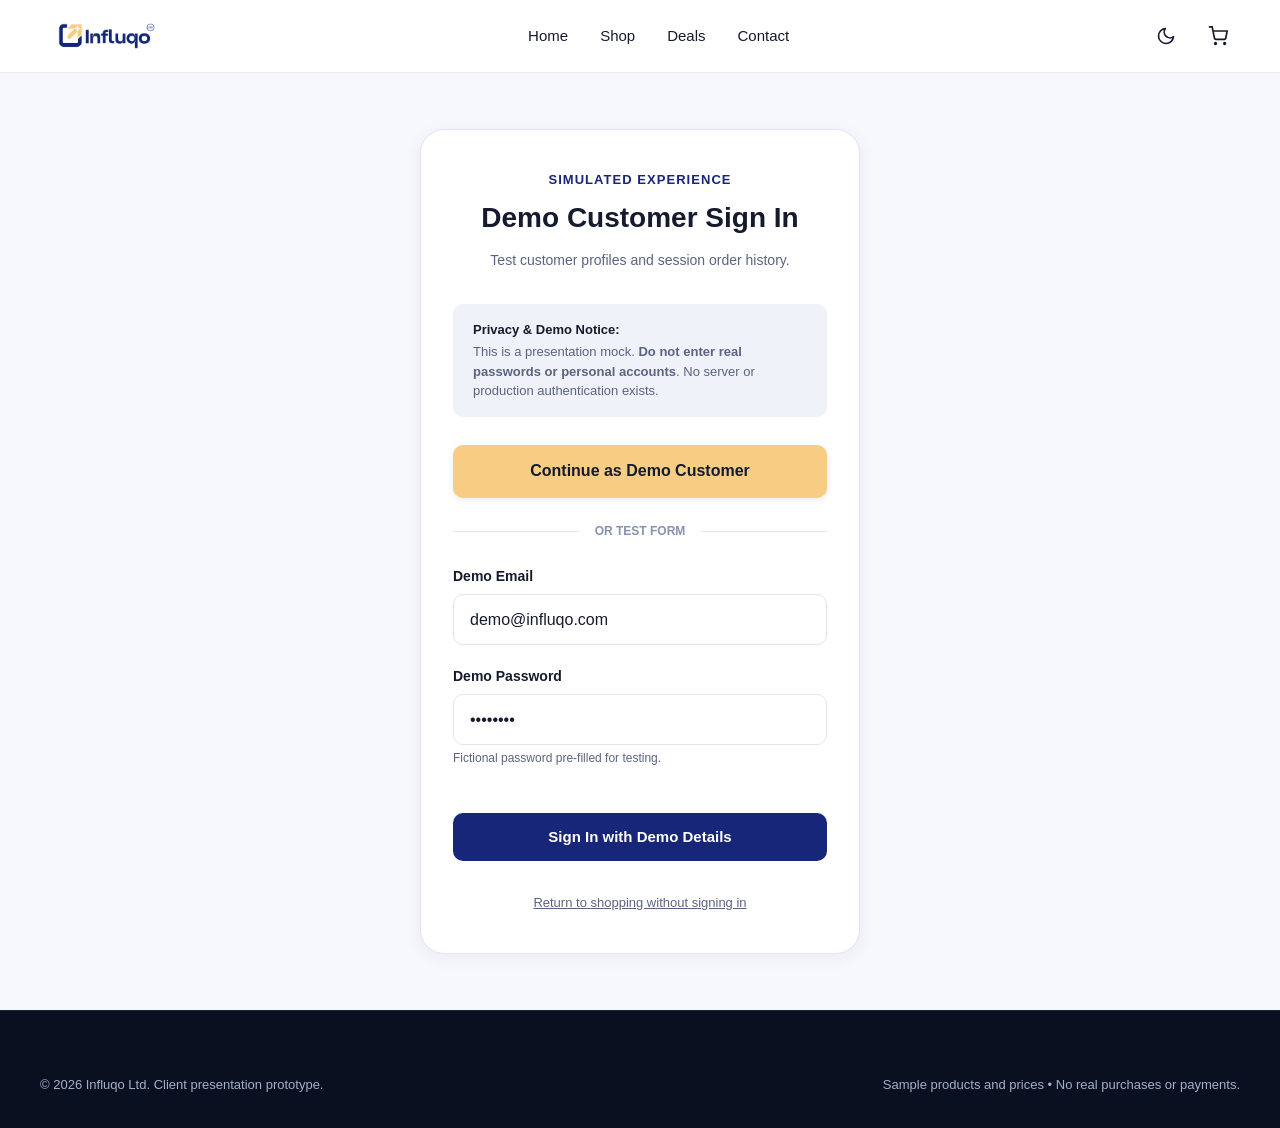
<file: login.html>
<!DOCTYPE html>
<html lang="en" data-theme="light">
<head>
  <meta charset="UTF-8">
  <meta name="viewport" content="width=device-width, initial-scale=1.0">
  <title>Demo Sign In | Influqo</title>
  <meta name="description" content="Simulated client customer sign-in demonstration for the Influqo ecommerce prototype.">
  <link rel="icon" type="image/svg+xml" href="assets/images/branding/favicon.svg">
  <link rel="stylesheet" href="assets/css/styles.css">
  <script>
    (function() {
      try {
        var saved = localStorage.getItem('influqo_theme_v1');
        var prefersDark = window.matchMedia('(prefers-color-scheme: dark)').matches;
        var theme = saved || (prefersDark ? 'dark' : 'light');
        document.documentElement.setAttribute('data-theme', theme);
      } catch(e) {}
    })();
  </script>
</head>
<body>

  <!-- Site Header -->
  <header class="site-header" role="banner">
    <div class="container header-inner">
      <div class="header-left">
        <a href="index.html" class="brand-logo" aria-label="Influqo Homepage">
          <img src="assets/images/branding/influqo-logo.png" alt="Influqo" class="logo-light-mode" width="160" height="46">
          <img src="assets/images/branding/influqo-logo-light-trimmed.png" alt="Influqo" class="logo-dark-mode" width="160" height="46">
        </a>
      </div>

      <nav class="desktop-nav" aria-label="Main Navigation">
        <a href="index.html" class="nav-link">Home</a>
        <a href="shop.html" class="nav-link">Shop</a>
        <a href="shop.html?deal=true" class="nav-link">Deals</a>
        <a href="contact.html" class="nav-link">Contact</a>
      </nav>

      <div class="header-actions">
        <button type="button" class="icon-btn theme-toggle-btn" aria-label="Switch to dark mode" title="Switch theme">
          <svg xmlns="http://www.w3.org/2000/svg" width="20" height="20" viewBox="0 0 24 24" fill="none" stroke="currentColor" stroke-width="2"><path d="M21 12.79A9 9 0 1 1 11.21 3 7 7 0 0 0 21 12.79z"></path></svg>
        </button>
        <a href="cart.html" class="icon-btn" aria-label="Shopping Cart" title="Shopping Cart">
          <svg xmlns="http://www.w3.org/2000/svg" width="20" height="20" viewBox="0 0 24 24" fill="none" stroke="currentColor" stroke-width="2"><circle cx="9" cy="21" r="1"></circle><circle cx="20" cy="21" r="1"></circle><path d="M1 1h4l2.68 13.39a2 2 0 0 0 2 1.61h9.72a2 2 0 0 0 2-1.61L23 6H6"></path></svg>
          <span class="badge-counter cart-count-badge">0</span>
        </a>
      </div>
    </div>
  </header>

  <!-- Main Content -->
  <main class="site-main section-spacing" id="mainContent">
    <div class="container" style="max-width: 480px;">

      <div style="background: var(--bg-surface); border: 1px solid var(--border-color); border-radius: var(--radius-xl); padding: 2.5rem 2rem; box-shadow: var(--card-shadow);">
        
        <div style="text-align: center; margin-bottom: 2rem;">
          <span class="section-eyebrow">Simulated Experience</span>
          <h1 style="font-size: 1.75rem; font-weight: 800; margin-bottom: 0.5rem;">Demo Customer Sign In</h1>
          <p style="font-size: 0.875rem; color: var(--text-muted);">
            Test customer profiles and session order history.
          </p>
        </div>

        <div style="background: var(--bg-surface-subtle); border-radius: var(--radius-md); padding: 1rem 1.25rem; font-size: 0.8125rem; color: var(--text-muted); margin-bottom: 1.75rem; line-height: 1.5;">
          <strong style="color: var(--text-main); display: block; margin-bottom: 0.2rem;">Privacy & Demo Notice:</strong>
          This is a presentation mock. <strong>Do not enter real passwords or personal accounts</strong>. No server or production authentication exists.
        </div>

        <!-- 1-Click Fast Login -->
        <button type="button" class="btn btn-primary btn-block" id="btnQuickDemoLogin" style="font-size: 1rem; padding: 0.85rem; margin-bottom: 1.5rem;">
          Continue as Demo Customer
        </button>

        <div style="display: flex; align-items: center; gap: 1rem; margin-bottom: 1.5rem;">
          <div style="flex: 1; height: 1px; background: var(--border-color);"></div>
          <span style="font-size: 0.75rem; font-weight: 700; color: var(--text-subtle); text-transform: uppercase;">or test form</span>
          <div style="flex: 1; height: 1px; background: var(--border-color);"></div>
        </div>

        <!-- Visual Form Simulation -->
        <form id="demoLoginForm" novalidate>
          <div class="form-group">
            <label for="loginEmail" class="form-label">Demo Email</label>
            <input type="email" id="loginEmail" class="form-control" value="demo@influqo.com" placeholder="demo@influqo.com">
          </div>

          <div class="form-group">
            <label for="loginPassword" class="form-label">Demo Password</label>
            <input type="password" id="loginPassword" class="form-control" value="demo1234" placeholder="demo1234">
            <span style="font-size: 0.75rem; color: var(--text-muted); display: block; margin-top: 0.25rem;">
              Fictional password pre-filled for testing.
            </span>
          </div>

          <button type="submit" class="btn btn-secondary btn-block" style="margin-top: 1.5rem;">
            Sign In with Demo Details
          </button>
        </form>

        <div style="text-align: center; margin-top: 2rem; font-size: 0.8125rem; color: var(--text-muted);">
          <a href="shop.html" style="text-decoration: underline;">Return to shopping without signing in</a>
        </div>

      </div>

    </div>
  </main>

  <!-- Site Footer -->
  <footer class="site-footer" role="contentinfo">
    <div class="container footer-bottom" style="border-top: none; padding-top: 0;">
      <span>&copy; 2026 Influqo Ltd. Client presentation prototype.</span>
      <span>Sample products and prices • No real purchases or payments.</span>
    </div>
  </footer>

  <script src="assets/js/config.js"></script>
  <script src="assets/js/products.js"></script>
  <script src="assets/js/storage.js"></script>
  <script src="assets/js/shared.js"></script>
  <script src="assets/js/account.js"></script>
</body>
</html>
</file>
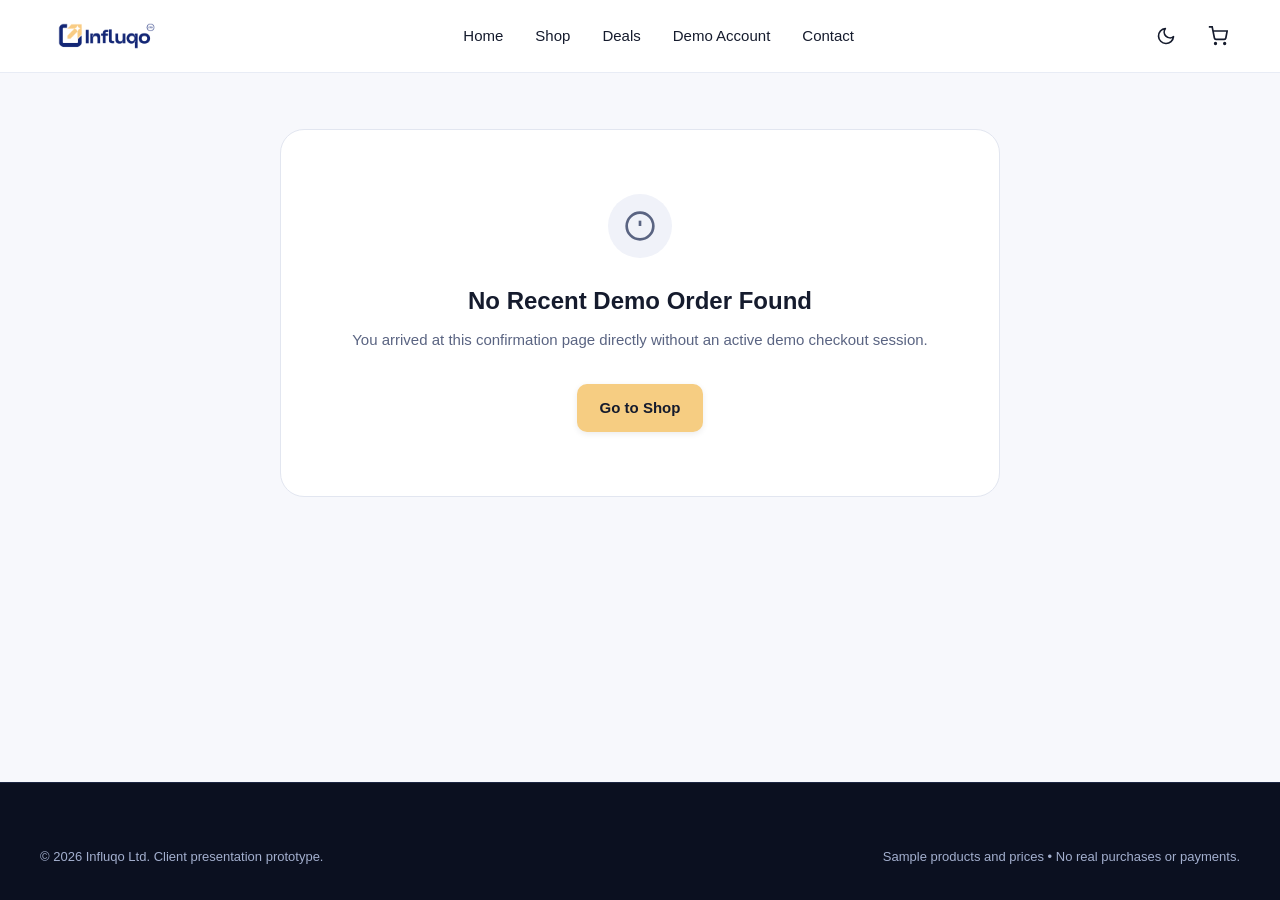
<file: order-success.html>
<!DOCTYPE html>
<html lang="en" data-theme="light">
<head>
  <meta charset="UTF-8">
  <meta name="viewport" content="width=device-width, initial-scale=1.0">
  <title>Demo Order Completed | Influqo</title>
  <meta name="description" content="Demo order confirmation and simulated receipt for testing the Influqo store flow.">
  <link rel="icon" type="image/svg+xml" href="assets/images/branding/favicon.svg">
  <link rel="stylesheet" href="assets/css/styles.css">
  <script>
    (function() {
      try {
        var saved = localStorage.getItem('influqo_theme_v1');
        var prefersDark = window.matchMedia('(prefers-color-scheme: dark)').matches;
        var theme = saved || (prefersDark ? 'dark' : 'light');
        document.documentElement.setAttribute('data-theme', theme);
      } catch(e) {}
    })();
  </script>
</head>
<body>

  <!-- Site Header -->
  <header class="site-header" role="banner">
    <div class="container header-inner">
      <div class="header-left">
        <a href="index.html" class="brand-logo" aria-label="Influqo Homepage">
          <img src="assets/images/branding/influqo-logo.png" alt="Influqo" class="logo-light-mode" width="160" height="46">
          <img src="assets/images/branding/influqo-logo-light-trimmed.png" alt="Influqo" class="logo-dark-mode" width="160" height="46">
        </a>
      </div>

      <nav class="desktop-nav" aria-label="Main Navigation">
        <a href="index.html" class="nav-link">Home</a>
        <a href="shop.html" class="nav-link">Shop</a>
        <a href="shop.html?deal=true" class="nav-link">Deals</a>
        <a href="account.html" class="nav-link">Demo Account</a>
        <a href="contact.html" class="nav-link">Contact</a>
      </nav>

      <div class="header-actions">
        <button type="button" class="icon-btn theme-toggle-btn" aria-label="Switch to dark mode" title="Switch theme">
          <svg xmlns="http://www.w3.org/2000/svg" width="20" height="20" viewBox="0 0 24 24" fill="none" stroke="currentColor" stroke-width="2"><path d="M21 12.79A9 9 0 1 1 11.21 3 7 7 0 0 0 21 12.79z"></path></svg>
        </button>
        <a href="cart.html" class="icon-btn" aria-label="Shopping Cart" title="Shopping Cart">
          <svg xmlns="http://www.w3.org/2000/svg" width="20" height="20" viewBox="0 0 24 24" fill="none" stroke="currentColor" stroke-width="2"><circle cx="9" cy="21" r="1"></circle><circle cx="20" cy="21" r="1"></circle><path d="M1 1h4l2.68 13.39a2 2 0 0 0 2 1.61h9.72a2 2 0 0 0 2-1.61L23 6H6"></path></svg>
          <span class="badge-counter cart-count-badge">0</span>
        </a>
      </div>
    </div>
  </header>

  <!-- Main Content -->
  <main class="site-main section-spacing" id="mainContent">
    <div class="container" style="max-width: 760px;">

      <!-- Direct Access Without Order -->
      <div id="noOrderFallback" style="display: none; text-align: center; padding: 4rem 1.5rem; background: var(--bg-surface); border-radius: var(--radius-xl); border: 1px solid var(--border-color);">
        <div style="width: 64px; height: 64px; border-radius: 50%; background: var(--bg-surface-subtle); color: var(--text-muted); display: flex; align-items: center; justify-content: center; margin: 0 auto 1.5rem;">
          <svg xmlns="http://www.w3.org/2000/svg" width="32" height="32" viewBox="0 0 24 24" fill="none" stroke="currentColor" stroke-width="2"><circle cx="12" cy="12" r="10"></circle><line x1="12" y1="8" x2="12" y2="12"></line><line x1="12" y1="16" x2="12.01" y2="16"></line></svg>
        </div>
        <h1 style="font-size: 1.5rem; font-weight: 700; margin-bottom: 0.5rem;">No Recent Demo Order Found</h1>
        <p style="font-size: 0.9375rem; color: var(--text-muted); margin-bottom: 2rem;">
          You arrived at this confirmation page directly without an active demo checkout session.
        </p>
        <a href="shop.html" class="btn btn-primary">Go to Shop</a>
      </div>

      <!-- Valid Order View -->
      <div id="orderDetailsWrap" style="display: none;">

        <div style="text-align: center; margin-bottom: 2.5rem;">
          <div style="width: 72px; height: 72px; border-radius: 50%; background: var(--badge-new-bg); color: var(--success-color); display: flex; align-items: center; justify-content: center; margin: 0 auto 1.25rem;">
            <svg xmlns="http://www.w3.org/2000/svg" width="38" height="38" viewBox="0 0 24 24" fill="none" stroke="currentColor" stroke-width="2.5"><polyline points="20 6 9 17 4 12"></polyline></svg>
          </div>
          <span style="display: inline-block; background: var(--brand-gold); color: #151B2D; font-size: 0.75rem; font-weight: 800; padding: 0.25rem 0.75rem; border-radius: var(--radius-sm); margin-bottom: 0.5rem;">SIMULATED PROTOTYPE</span>
          <h1 style="font-size: 2.25rem; font-weight: 800; margin-bottom: 0.5rem;">Demo Order Completed</h1>
          <p style="color: var(--text-muted); font-size: 1.05rem;">
            Order reference: <strong id="orderIdText" style="color: var(--text-main);"></strong>
          </p>
        </div>

        <!-- Demonstration Disclaimer Banner -->
        <div style="background: var(--bg-surface-subtle); border-left: 4px solid var(--brand-gold); padding: 1.25rem 1.5rem; border-radius: var(--radius-md); font-size: 0.875rem; color: var(--text-muted); margin-bottom: 2.5rem; line-height: 1.5;">
          <strong style="color: var(--text-main); display: block; margin-bottom: 0.25rem;">Demonstration Notice:</strong>
          This is a simulated order. <strong>No real payment has been charged</strong>, and no physical shipment will be dispatched. All customer names, addresses, and transaction references are test values created for client presentation.
        </div>

        <!-- Order Receipt Card -->
        <div style="background: var(--bg-surface); border: 1px solid var(--border-color); border-radius: var(--radius-lg); padding: 2rem; margin-bottom: 2rem;">
          <h2 style="font-size: 1.15rem; font-weight: 700; margin-bottom: 1.25rem; padding-bottom: 0.75rem; border-bottom: 1px solid var(--border-color);">
            Receipt Summary
          </h2>

          <div style="display: grid; grid-template-columns: 1fr 1fr; gap: 1.5rem; font-size: 0.875rem; margin-bottom: 1.75rem;">
            <div>
              <span style="color: var(--text-muted); display: block;">Recipient:</span>
              <strong id="receiptCustomerName" style="font-size: 0.9375rem;"></strong>
              <div id="receiptCustomerAddress" style="color: var(--text-muted); margin-top: 0.2rem;"></div>
            </div>
            <div>
              <span style="color: var(--text-muted); display: block;">Payment Status:</span>
              <strong id="receiptPaymentStatus" style="color: var(--success-color);">Demo Payment Completed</strong>
              <div id="receiptPaymentRef" style="color: var(--text-muted); margin-top: 0.2rem; font-family: monospace;"></div>
            </div>
          </div>

          <h3 style="font-size: 0.875rem; font-weight: 700; text-transform: uppercase; letter-spacing: 0.05em; color: var(--text-muted); margin-bottom: 0.75rem;">
            Purchased Items
          </h3>

          <div id="receiptItemsList" style="display: flex; flex-direction: column; gap: 0.75rem; margin-bottom: 1.5rem; padding-bottom: 1.5rem; border-bottom: 1px solid var(--border-color);">
            <!-- Populated by JS -->
          </div>

          <div class="summary-row">
            <span>Merchandise Subtotal:</span>
            <strong id="receiptSubtotal">₦0</strong>
          </div>
          <div class="summary-row" id="receiptDiscountRow" style="display: none; color: var(--success-color);">
            <span>Coupon Discount:</span>
            <strong id="receiptDiscount">-₦0</strong>
          </div>
          <div class="summary-row">
            <span>Sample Delivery Fee:</span>
            <strong id="receiptDelivery">₦0</strong>
          </div>
          <div class="summary-row total-row" style="font-size: 1.25rem;">
            <span>Total Simulated Charge:</span>
            <strong id="receiptTotal" style="color: var(--brand-navy);">₦0</strong>
          </div>
        </div>

        <!-- Post Order Action Links -->
        <div style="display: flex; flex-wrap: wrap; gap: 1rem; justify-content: center;">
          <a href="shop.html" class="btn btn-primary">Continue Shopping</a>
          <a href="account.html" class="btn btn-secondary">View Demo Orders in Account</a>
        </div>

      </div>

    </div>
  </main>

  <!-- Site Footer -->
  <footer class="site-footer" role="contentinfo">
    <div class="container footer-bottom" style="border-top: none; padding-top: 0;">
      <span>&copy; 2026 Influqo Ltd. Client presentation prototype.</span>
      <span>Sample products and prices • No real purchases or payments.</span>
    </div>
  </footer>

  <script src="assets/js/config.js"></script>
  <script src="assets/js/products.js"></script>
  <script src="assets/js/storage.js"></script>
  <script src="assets/js/shared.js"></script>

  <script>
    document.addEventListener('DOMContentLoaded', function() {
      const params = new URLSearchParams(window.location.search);
      const orderIdParam = params.get('orderId');

      let order = null;
      if (orderIdParam) {
        order = InfluqoStorage.getDemoOrderById(orderIdParam);
      }
      
      // Fallback: If no order ID param, check if there's any order in sessionStorage
      if (!order) {
        const allOrders = InfluqoStorage.getDemoOrders();
        if (allOrders.length > 0) {
          order = allOrders[0];
        }
      }

      const noOrderBox = document.getElementById('noOrderFallback');
      const orderBox = document.getElementById('orderDetailsWrap');

      if (!order) {
        if (noOrderBox) noOrderBox.style.display = 'block';
        if (orderBox) orderBox.style.display = 'none';
        return;
      }

      if (noOrderBox) noOrderBox.style.display = 'none';
      if (orderBox) orderBox.style.display = 'block';

      // Populate order data
      document.getElementById('orderIdText').textContent = order.orderId;
      document.getElementById('receiptCustomerName').textContent = order.customer.name;
      document.getElementById('receiptCustomerAddress').textContent = `${order.customer.address}, ${order.customer.city}, ${order.customer.state}`;
      document.getElementById('receiptPaymentRef').textContent = `Ref: ${order.payment.reference} (${order.payment.channel})`;
      document.getElementById('receiptSubtotal').textContent = formatKobo(order.subtotalKobo);
      document.getElementById('receiptDelivery').textContent = formatKobo(order.deliveryKobo);
      document.getElementById('receiptTotal').textContent = formatKobo(order.totalKobo);

      if (order.discountKobo > 0) {
        const discRow = document.getElementById('receiptDiscountRow');
        const discEl = document.getElementById('receiptDiscount');
        if (discRow && discEl) {
          discRow.style.display = 'flex';
          discEl.textContent = `-${formatKobo(order.discountKobo)}`;
        }
      }

      const itemsList = document.getElementById('receiptItemsList');
      if (itemsList && order.items) {
        itemsList.innerHTML = order.items.map(item => `
          <div style="display: flex; justify-content: space-between; align-items: center; font-size: 0.9375rem;">
            <div>
              <strong>${InfluqoShared.escapeHtml(item.name)}</strong>
              <div style="font-size: 0.8125rem; color: var(--text-muted);">
                ${item.variantName ? `${InfluqoShared.escapeHtml(item.variantName)} • ` : ''}Qty: ${item.quantity}
              </div>
            </div>
            <span>${formatKobo(item.lineTotalKobo)}</span>
          </div>
        `).join('');
      }
    });
  </script>
</body>
</html>
</file>
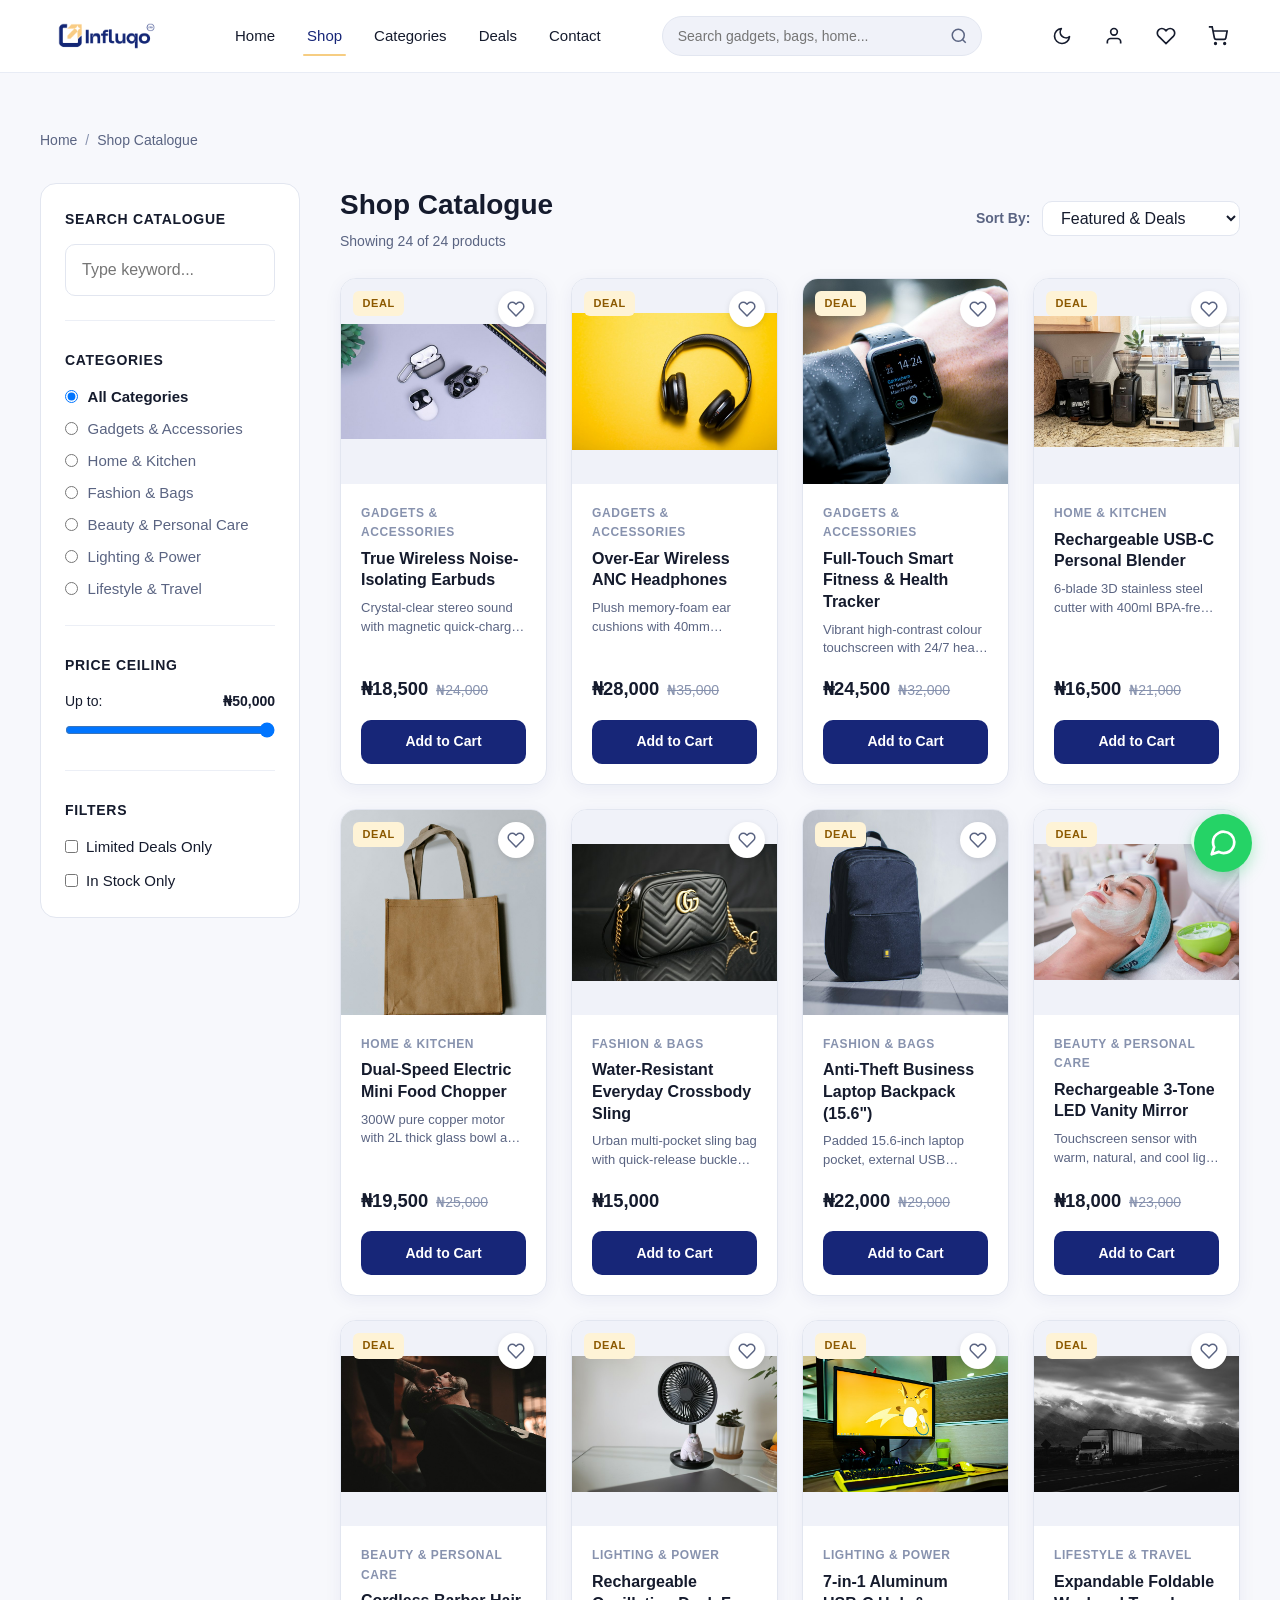
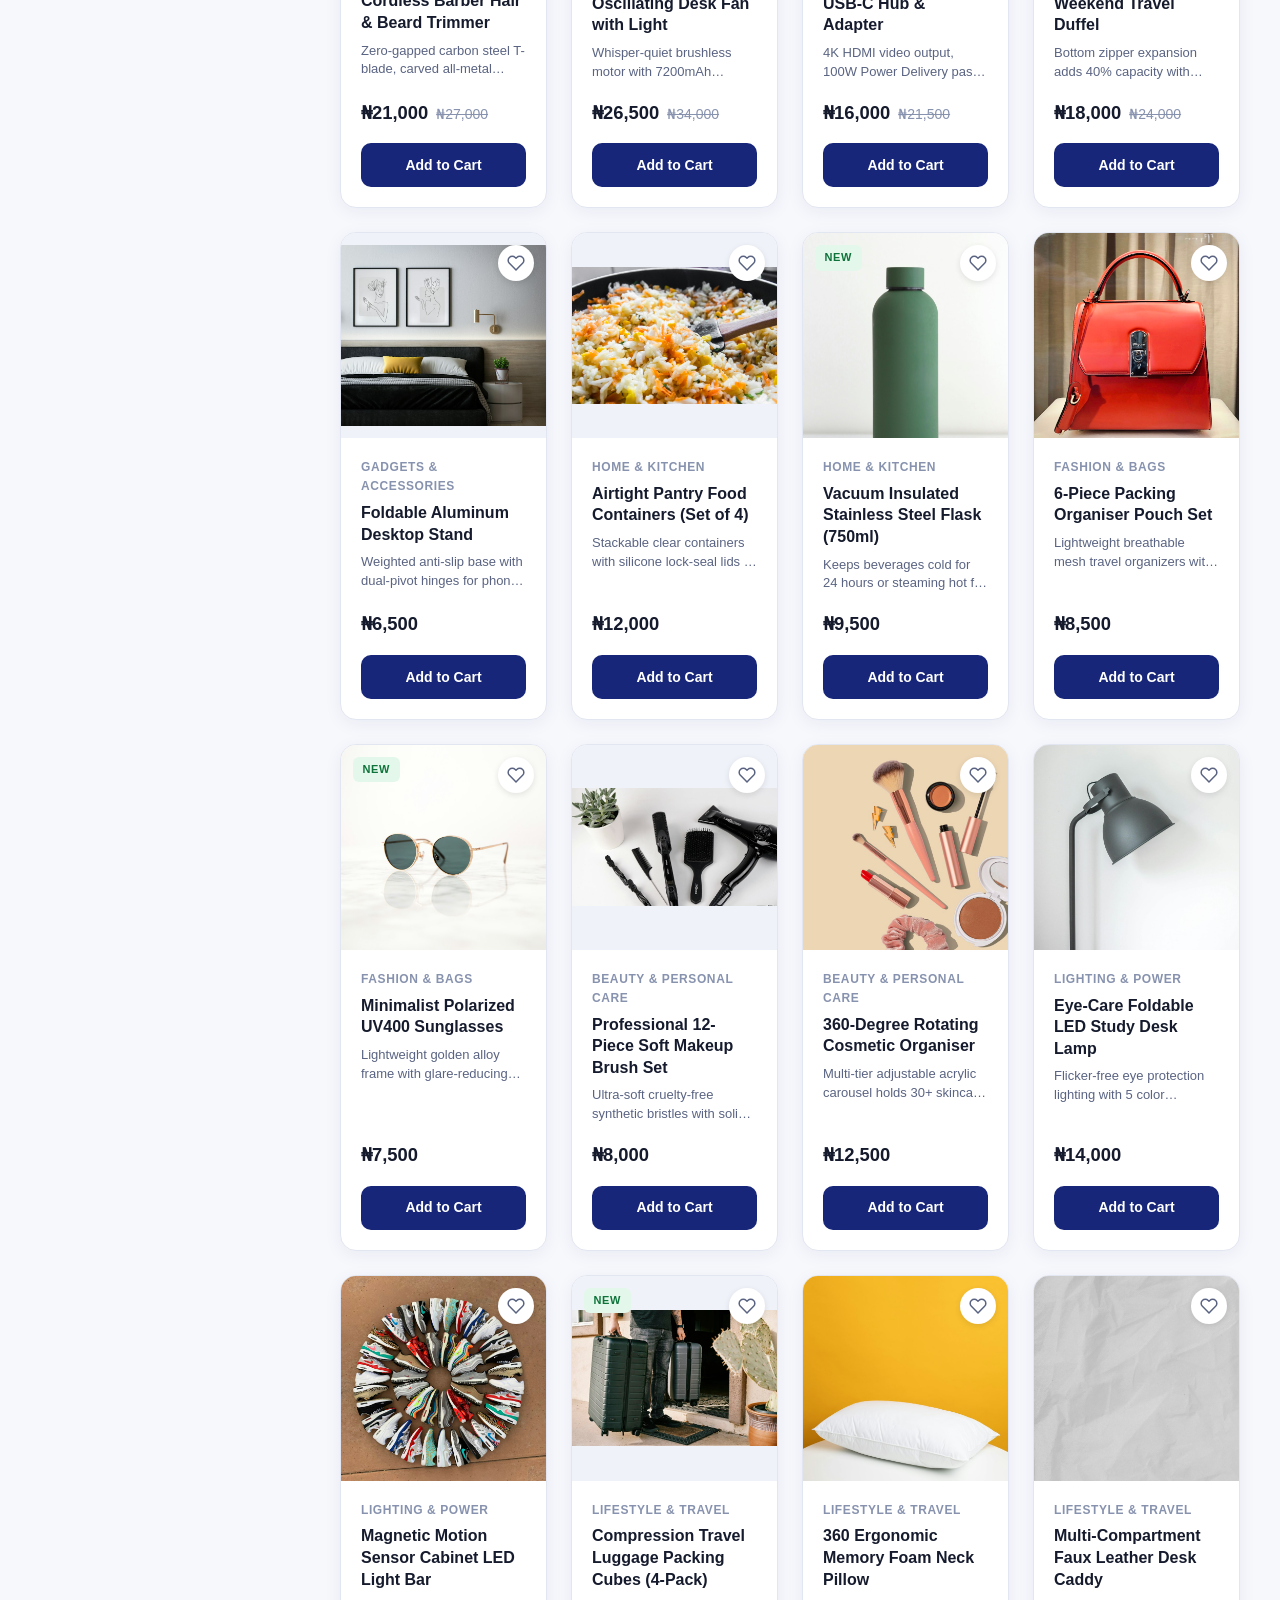
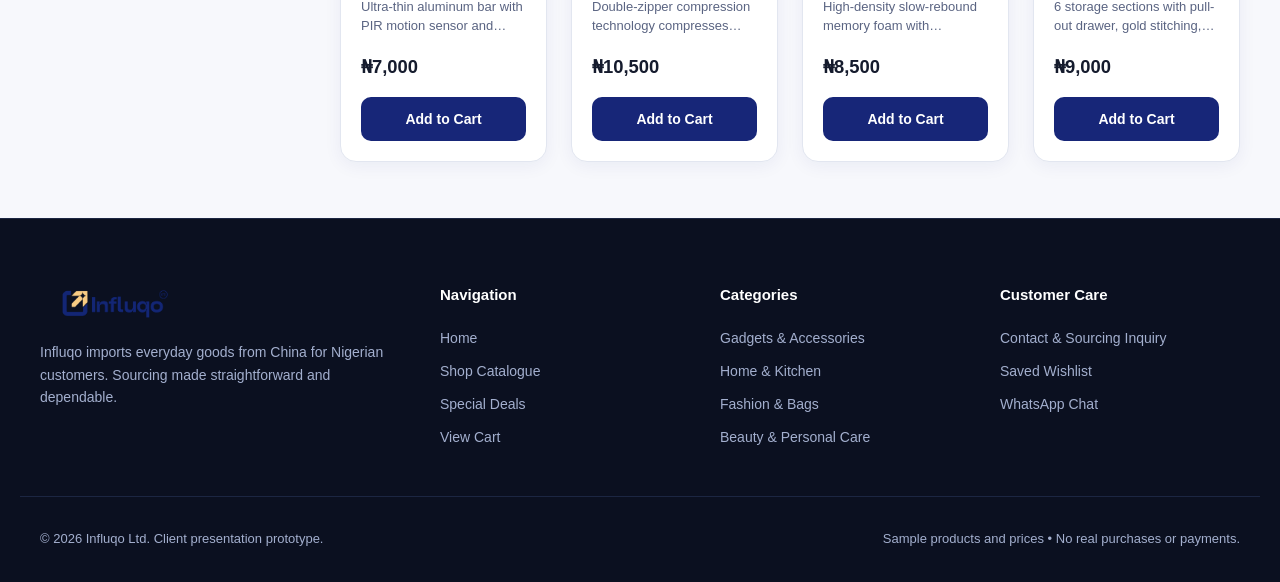
<file: shop.html>
<!DOCTYPE html>
<html lang="en" data-theme="light">
<head>
  <meta charset="UTF-8">
  <meta name="viewport" content="width=device-width, initial-scale=1.0">
  <title>Shop Catalogue | Influqo — Curated Imports</title>
  <meta name="description" content="Browse our complete catalogue of gadgets, kitchenware, bags, grooming tools, lighting, and travel accessories imported from China.">
  <link rel="icon" type="image/svg+xml" href="assets/images/branding/favicon.svg">
  <link rel="stylesheet" href="assets/css/styles.css">
  <script>
    (function() {
      try {
        var saved = localStorage.getItem('influqo_theme_v1');
        var prefersDark = window.matchMedia('(prefers-color-scheme: dark)').matches;
        var theme = saved || (prefersDark ? 'dark' : 'light');
        document.documentElement.setAttribute('data-theme', theme);
      } catch(e) {}
    })();
  </script>
</head>
<body>

  <!-- Site Header -->
  <header class="site-header" role="banner">
    <div class="container header-inner">
      <div class="header-left">
        <button type="button" class="mobile-menu-btn" id="mobileMenuToggleBtn" aria-label="Open navigation menu" aria-expanded="false" aria-controls="mobileNavDrawer">
          <svg xmlns="http://www.w3.org/2000/svg" width="24" height="24" viewBox="0 0 24 24" fill="none" stroke="currentColor" stroke-width="2" stroke-linecap="round" stroke-linejoin="round" aria-hidden="true"><line x1="3" y1="12" x2="21" y2="12"></line><line x1="3" y1="6" x2="21" y2="6"></line><line x1="3" y1="18" x2="21" y2="18"></line></svg>
        </button>
        <a href="index.html" class="brand-logo" aria-label="Influqo Homepage">
          <img src="assets/images/branding/influqo-logo.png" alt="Influqo" class="logo-light-mode" width="160" height="46">
          <img src="assets/images/branding/influqo-logo-light-trimmed.png" alt="Influqo" class="logo-dark-mode" width="160" height="46">
        </a>
      </div>

      <nav class="desktop-nav" aria-label="Main Navigation">
        <a href="index.html" class="nav-link">Home</a>
        <a href="shop.html" class="nav-link active">Shop</a>
        <a href="shop.html" class="nav-link">Categories</a>
        <a href="shop.html?deal=true" class="nav-link">Deals</a>
        <a href="contact.html" class="nav-link">Contact</a>
      </nav>

      <div class="header-search-wrap">
        <form class="header-search-form" role="search">
          <input type="search" class="header-search-input" placeholder="Search gadgets, bags, home..." aria-label="Search catalogue">
          <button type="submit" class="header-search-submit" aria-label="Submit search">
            <svg xmlns="http://www.w3.org/2000/svg" width="18" height="18" viewBox="0 0 24 24" fill="none" stroke="currentColor" stroke-width="2"><circle cx="11" cy="11" r="8"></circle><line x1="21" y1="21" x2="16.65" y2="16.65"></line></svg>
          </button>
        </form>
      </div>

      <div class="header-actions">
        <button type="button" class="icon-btn theme-toggle-btn" aria-label="Switch to dark mode" title="Switch theme">
          <svg xmlns="http://www.w3.org/2000/svg" width="20" height="20" viewBox="0 0 24 24" fill="none" stroke="currentColor" stroke-width="2"><path d="M21 12.79A9 9 0 1 1 11.21 3 7 7 0 0 0 21 12.79z"></path></svg>
        </button>
        <a href="account.html" class="icon-btn" aria-label="Demo customer account" title="Demo Account">
          <svg xmlns="http://www.w3.org/2000/svg" width="20" height="20" viewBox="0 0 24 24" fill="none" stroke="currentColor" stroke-width="2"><path d="M20 21v-2a4 4 0 0 0-4-4H8a4 4 0 0 0-4 4v2"></path><circle cx="12" cy="7" r="4"></circle></svg>
        </a>
        <a href="wishlist.html" class="icon-btn" aria-label="Wishlist" title="Wishlist">
          <svg xmlns="http://www.w3.org/2000/svg" width="20" height="20" viewBox="0 0 24 24" fill="none" stroke="currentColor" stroke-width="2"><path d="M20.84 4.61a5.5 5.5 0 0 0-7.78 0L12 5.67l-1.06-1.06a5.5 5.5 0 0 0-7.78 7.78l1.06 1.06L12 21.23l7.78-7.78 1.06-1.06a5.5 5.5 0 0 0 0-7.78z"></path></svg>
          <span class="badge-counter wishlist-count-badge">0</span>
        </a>
        <a href="cart.html" class="icon-btn" aria-label="Shopping Cart" title="Shopping Cart">
          <svg xmlns="http://www.w3.org/2000/svg" width="20" height="20" viewBox="0 0 24 24" fill="none" stroke="currentColor" stroke-width="2"><circle cx="9" cy="21" r="1"></circle><circle cx="20" cy="21" r="1"></circle><path d="M1 1h4l2.68 13.39a2 2 0 0 0 2 1.61h9.72a2 2 0 0 0 2-1.61L23 6H6"></path></svg>
          <span class="badge-counter cart-count-badge">0</span>
        </a>
      </div>
    </div>
  </header>

  <!-- Mobile Drawer Menu -->
  <div class="mobile-nav-backdrop" id="mobileNavBackdrop"></div>
  <aside class="mobile-nav-drawer" id="mobileNavDrawer" aria-hidden="true" role="dialog" aria-label="Mobile Navigation">
    <div class="mobile-drawer-header">
      <img src="assets/images/branding/influqo-logo.png" alt="Influqo" class="logo-light-mode" width="130" height="38">
      <img src="assets/images/branding/influqo-logo-light-trimmed.png" alt="Influqo" class="logo-dark-mode" width="130" height="38">
      <button type="button" class="icon-btn" id="mobileMenuCloseBtn" aria-label="Close navigation menu">
        <svg xmlns="http://www.w3.org/2000/svg" width="22" height="22" viewBox="0 0 24 24" fill="none" stroke="currentColor" stroke-width="2"><line x1="18" y1="6" x2="6" y2="18"></line><line x1="6" y1="6" x2="18" y2="18"></line></svg>
      </button>
    </div>
    <ul class="mobile-drawer-links">
      <li><a href="index.html" class="mobile-drawer-link">Home</a></li>
      <li><a href="shop.html" class="mobile-drawer-link active">Shop All Products</a></li>
      <li><a href="shop.html?deal=true" class="mobile-drawer-link">Special Deals</a></li>
      <li><a href="cart.html" class="mobile-drawer-link">Shopping Cart</a></li>
      <li><a href="wishlist.html" class="mobile-drawer-link">My Wishlist</a></li>
      <li><a href="account.html" class="mobile-drawer-link">Demo Account</a></li>
      <li><a href="contact.html" class="mobile-drawer-link">Contact & Inquiries</a></li>
    </ul>
    <div style="margin-top: auto; padding-top: 1.5rem; border-top: 1px solid var(--border-color);">
      <button type="button" class="btn btn-outline btn-block theme-toggle-btn">Toggle Light / Dark Mode</button>
    </div>
  </aside>

  <!-- Main Content -->
  <main class="site-main section-spacing" id="mainContent">
    <div class="container">

      <!-- Breadcrumbs -->
      <nav class="breadcrumbs" aria-label="Breadcrumb navigation">
        <a href="index.html">Home</a>
        <span class="breadcrumb-separator" aria-hidden="true">/</span>
        <span aria-current="page">Shop Catalogue</span>
      </nav>

      <div class="shop-layout">

        <!-- Sidebar Filters -->
        <aside class="shop-sidebar" aria-label="Filter Catalogue">
          <div class="filter-group">
            <h3 class="filter-group-title">Search Catalogue</h3>
            <div class="form-group" style="margin-bottom: 0;">
              <input type="text" class="form-control shop-filter-search-input" placeholder="Type keyword...">
            </div>
          </div>

          <div class="filter-group">
            <h3 class="filter-group-title">Categories</h3>
            <ul class="category-radio-list">
              <li class="radio-item">
                <label>
                  <input type="radio" name="shop-category" value="all" checked>
                  <span>All Categories</span>
                </label>
              </li>
              <li class="radio-item">
                <label>
                  <input type="radio" name="shop-category" value="gadgets">
                  <span>Gadgets & Accessories</span>
                </label>
              </li>
              <li class="radio-item">
                <label>
                  <input type="radio" name="shop-category" value="home">
                  <span>Home & Kitchen</span>
                </label>
              </li>
              <li class="radio-item">
                <label>
                  <input type="radio" name="shop-category" value="fashion">
                  <span>Fashion & Bags</span>
                </label>
              </li>
              <li class="radio-item">
                <label>
                  <input type="radio" name="shop-category" value="beauty">
                  <span>Beauty & Personal Care</span>
                </label>
              </li>
              <li class="radio-item">
                <label>
                  <input type="radio" name="shop-category" value="lighting">
                  <span>Lighting & Power</span>
                </label>
              </li>
              <li class="radio-item">
                <label>
                  <input type="radio" name="shop-category" value="lifestyle">
                  <span>Lifestyle & Travel</span>
                </label>
              </li>
            </ul>
          </div>

          <div class="filter-group">
            <h3 class="filter-group-title">Price Ceiling</h3>
            <div style="display: flex; justify-content: space-between; font-size: 0.875rem; margin-bottom: 0.5rem;">
              <span>Up to:</span>
              <strong id="filterPriceDisplay">₦50,000</strong>
            </div>
            <input type="range" id="filterPriceRange" min="5000" max="50000" step="1000" value="50000" style="width: 100%;">
          </div>

          <div class="filter-group">
            <h3 class="filter-group-title">Filters</h3>
            <div style="display: flex; flex-direction: column; gap: 0.6rem; font-size: 0.9375rem;">
              <label style="display: flex; align-items: center; gap: 0.5rem; cursor: pointer;">
                <input type="checkbox" id="filterDealsCheck">
                <span>Limited Deals Only</span>
              </label>
              <label style="display: flex; align-items: center; gap: 0.5rem; cursor: pointer;">
                <input type="checkbox" id="filterInStockCheck">
                <span>In Stock Only</span>
              </label>
            </div>
          </div>
        </aside>

        <!-- Product Listing Area -->
        <section aria-label="Products Catalogue">
          <div class="shop-topbar">
            <div>
              <h1 style="font-size: 1.75rem; font-weight: 800;">Shop Catalogue</h1>
              <span id="shopProductsCount" style="font-size: 0.875rem; color: var(--text-muted);">Loading products...</span>
            </div>

            <div style="display: flex; align-items: center; gap: 0.75rem;">
              <label for="shopSortSelect" style="font-size: 0.875rem; font-weight: 600; color: var(--text-muted);">Sort By:</label>
              <select id="shopSortSelect" class="form-control" style="width: auto; padding: 0.45rem 2rem 0.45rem 0.85rem;">
                <option value="featured">Featured & Deals</option>
                <option value="price-asc">Price: Low to High</option>
                <option value="price-desc">Price: High to Low</option>
                <option value="newest">Newest Arrivals</option>
                <option value="name-asc">Alphabetical (A-Z)</option>
              </select>
            </div>
          </div>

          <!-- Active Filter Badges -->
          <div id="shopActiveFiltersContainer" style="display: none;"></div>

          <!-- Products Grid -->
          <div class="products-grid" id="shopProductsGrid">
            <!-- Dynamically populated by shop.js -->
          </div>

          <!-- Empty Results State -->
          <div id="shopEmptyState" style="display: none; text-align: center; padding: 4rem 1rem; background: var(--bg-surface); border-radius: var(--radius-lg); border: 1px solid var(--border-color); margin-top: 1rem;">
            <div style="width: 64px; height: 64px; border-radius: 50%; background: var(--bg-surface-subtle); display: flex; align-items: center; justify-content: center; margin: 0 auto 1.25rem; color: var(--text-muted);">
              <svg xmlns="http://www.w3.org/2000/svg" width="32" height="32" viewBox="0 0 24 24" fill="none" stroke="currentColor" stroke-width="2"><circle cx="11" cy="11" r="8"></circle><line x1="21" y1="21" x2="16.65" y2="16.65"></line></svg>
            </div>
            <h3 style="font-size: 1.35rem; font-weight: 700; margin-bottom: 0.5rem;">No matching products found</h3>
            <p style="font-size: 0.9375rem; color: var(--text-muted); max-width: 420px; margin: 0 auto 1.5rem;">
              We couldn't find any items matching your active search or filter criteria. Try clearing filters or adjusting your keywords.
            </p>
            <button type="button" class="btn btn-secondary" id="emptyStateResetBtn">Reset All Filters</button>
          </div>
        </section>

      </div>
    </div>
  </main>

  <!-- Floating WhatsApp Action -->
  <button type="button" class="floating-whatsapp-btn whatsapp-trigger-btn" aria-label="Chat with Influqo on WhatsApp" title="Chat with Influqo on WhatsApp">
    <svg xmlns="http://www.w3.org/2000/svg" width="30" height="30" viewBox="0 0 24 24" fill="none" stroke="currentColor" stroke-width="2.2" stroke-linecap="round" stroke-linejoin="round" aria-hidden="true"><path d="M21 11.5a8.38 8.38 0 0 1-.9 3.8 8.5 8.5 0 0 1-7.6 4.7 8.38 8.38 0 0 1-3.8-.9L3 21l1.9-5.7a8.38 8.38 0 0 1-.9-3.8 8.5 8.5 0 0 1 4.7-7.6 8.38 8.38 0 0 1 3.8-.9h.5a8.48 8.48 0 0 1 8 8v.5z"></path></svg>
  </button>

  <!-- WhatsApp Notice Modal -->
  <div class="whatsapp-modal-backdrop" id="whatsappModalBackdrop"></div>
  <div class="whatsapp-modal" id="whatsappModal" role="dialog" aria-modal="true" aria-labelledby="waModalTitle" aria-hidden="true">
    <div style="width: 52px; height: 52px; border-radius: 50%; background: #E8F8EE; color: #25D366; display: flex; align-items: center; justify-content: center; margin: 0 auto 1rem;">
      <svg xmlns="http://www.w3.org/2000/svg" width="28" height="28" viewBox="0 0 24 24" fill="none" stroke="currentColor" stroke-width="2.2"><path d="M21 11.5a8.38 8.38 0 0 1-.9 3.8 8.5 8.5 0 0 1-7.6 4.7 8.38 8.38 0 0 1-3.8-.9L3 21l1.9-5.7a8.38 8.38 0 0 1-.9-3.8 8.5 8.5 0 0 1 4.7-7.6 8.38 8.38 0 0 1 3.8-.9h.5a8.48 8.48 0 0 1 8 8v.5z"></path></svg>
    </div>
    <h3 id="waModalTitle" style="font-size: 1.25rem; font-weight: 700; margin-bottom: 0.5rem;">WhatsApp Integration Notice</h3>
    <p class="whatsapp-modal-text" style="font-size: 0.9375rem; color: var(--text-muted); margin-bottom: 1.5rem;">
      WhatsApp contact will be connected before launch.
    </p>
    <button type="button" class="btn btn-secondary btn-block" id="whatsappModalCloseBtn">Understood</button>
  </div>

  <!-- Site Footer -->
  <footer class="site-footer" role="contentinfo">
    <div class="container footer-grid">
      <div class="footer-brand">
        <a href="index.html" aria-label="Influqo Homepage">
          <img src="assets/images/branding/influqo-logo-light-trimmed.png" alt="Influqo" width="150" height="42">
        </a>
        <p>Influqo imports everyday goods from China for Nigerian customers. Sourcing made straightforward and dependable.</p>
      </div>
      <div>
        <h4 class="footer-title">Navigation</h4>
        <ul class="footer-links">
          <li><a href="index.html">Home</a></li>
          <li><a href="shop.html">Shop Catalogue</a></li>
          <li><a href="shop.html?deal=true">Special Deals</a></li>
          <li><a href="cart.html">View Cart</a></li>
        </ul>
      </div>
      <div>
        <h4 class="footer-title">Categories</h4>
        <ul class="footer-links">
          <li><a href="shop.html?category=gadgets">Gadgets & Accessories</a></li>
          <li><a href="shop.html?category=home">Home & Kitchen</a></li>
          <li><a href="shop.html?category=fashion">Fashion & Bags</a></li>
          <li><a href="shop.html?category=beauty">Beauty & Personal Care</a></li>
        </ul>
      </div>
      <div>
        <h4 class="footer-title">Customer Care</h4>
        <ul class="footer-links">
          <li><a href="contact.html">Contact & Sourcing Inquiry</a></li>
          <li><a href="wishlist.html">Saved Wishlist</a></li>
          <li><button type="button" class="whatsapp-trigger-btn" style="text-align: left; padding: 0; color: inherit;">WhatsApp Chat</button></li>
        </ul>
      </div>
    </div>
    <div class="container footer-bottom">
      <span>&copy; 2026 Influqo Ltd. Client presentation prototype.</span>
      <span>Sample products and prices • No real purchases or payments.</span>
    </div>
  </footer>

  <script src="assets/js/config.js"></script>
  <script src="assets/js/products.js"></script>
  <script src="assets/js/storage.js"></script>
  <script src="assets/js/shared.js"></script>
  <script src="assets/js/shop.js"></script>
</body>
</html>
</file>
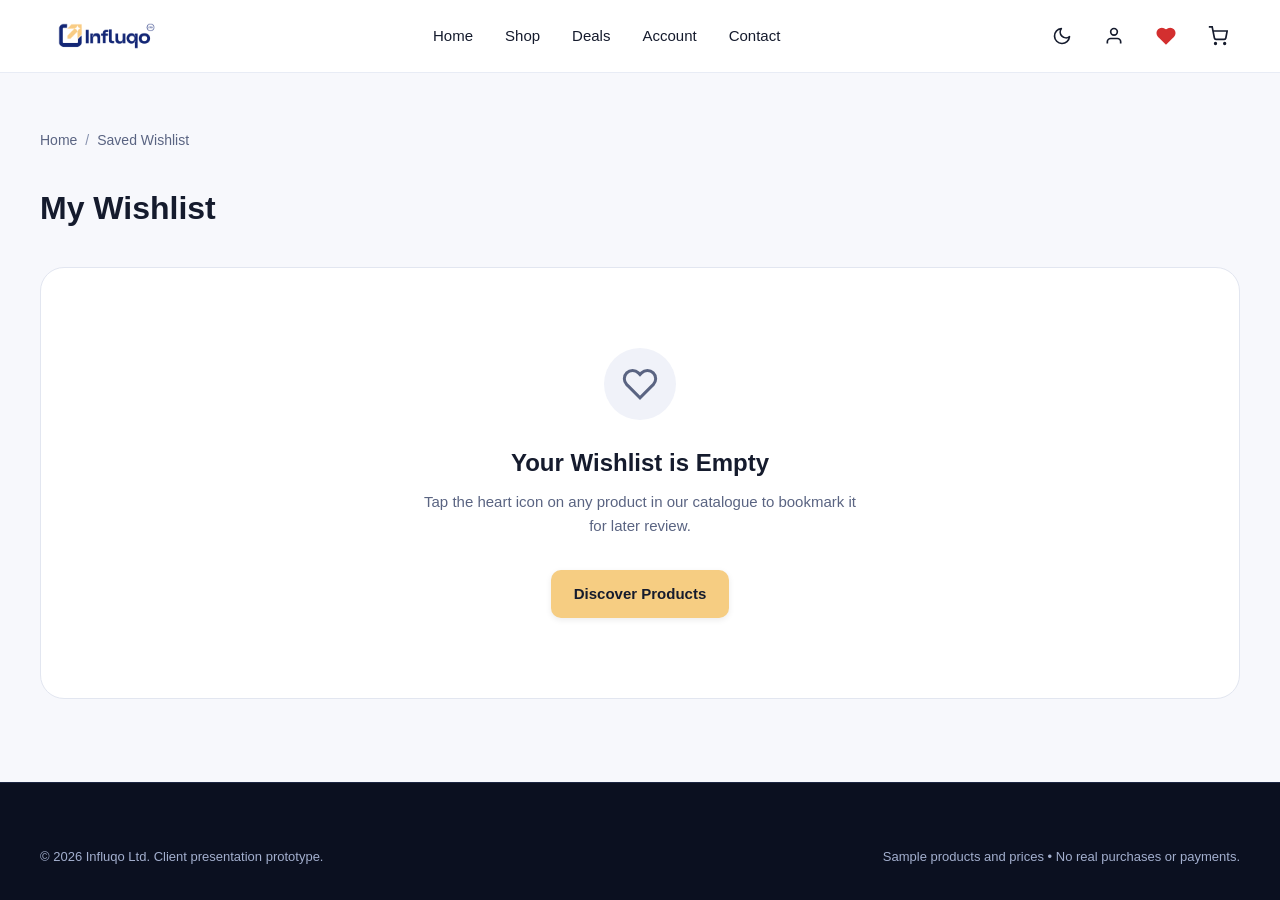
<file: wishlist.html>
<!DOCTYPE html>
<html lang="en" data-theme="light">
<head>
  <meta charset="UTF-8">
  <meta name="viewport" content="width=device-width, initial-scale=1.0">
  <title>Saved Wishlist | Influqo</title>
  <meta name="description" content="View and manage your saved favorite products at Influqo.">
  <link rel="icon" type="image/svg+xml" href="assets/images/branding/favicon.svg">
  <link rel="stylesheet" href="assets/css/styles.css">
  <script>
    (function() {
      try {
        var saved = localStorage.getItem('influqo_theme_v1');
        var prefersDark = window.matchMedia('(prefers-color-scheme: dark)').matches;
        var theme = saved || (prefersDark ? 'dark' : 'light');
        document.documentElement.setAttribute('data-theme', theme);
      } catch(e) {}
    })();
  </script>
</head>
<body>

  <!-- Site Header -->
  <header class="site-header" role="banner">
    <div class="container header-inner">
      <div class="header-left">
        <button type="button" class="mobile-menu-btn" id="mobileMenuToggleBtn" aria-label="Open navigation menu" aria-expanded="false" aria-controls="mobileNavDrawer">
          <svg xmlns="http://www.w3.org/2000/svg" width="24" height="24" viewBox="0 0 24 24" fill="none" stroke="currentColor" stroke-width="2" stroke-linecap="round" stroke-linejoin="round" aria-hidden="true"><line x1="3" y1="12" x2="21" y2="12"></line><line x1="3" y1="6" x2="21" y2="6"></line><line x1="3" y1="18" x2="21" y2="18"></line></svg>
        </button>
        <a href="index.html" class="brand-logo" aria-label="Influqo Homepage">
          <img src="assets/images/branding/influqo-logo.png" alt="Influqo" class="logo-light-mode" width="160" height="46">
          <img src="assets/images/branding/influqo-logo-light-trimmed.png" alt="Influqo" class="logo-dark-mode" width="160" height="46">
        </a>
      </div>

      <nav class="desktop-nav" aria-label="Main Navigation">
        <a href="index.html" class="nav-link">Home</a>
        <a href="shop.html" class="nav-link">Shop</a>
        <a href="shop.html?deal=true" class="nav-link">Deals</a>
        <a href="account.html" class="nav-link">Account</a>
        <a href="contact.html" class="nav-link">Contact</a>
      </nav>

      <div class="header-actions">
        <button type="button" class="icon-btn theme-toggle-btn" aria-label="Switch to dark mode" title="Switch theme">
          <svg xmlns="http://www.w3.org/2000/svg" width="20" height="20" viewBox="0 0 24 24" fill="none" stroke="currentColor" stroke-width="2"><path d="M21 12.79A9 9 0 1 1 11.21 3 7 7 0 0 0 21 12.79z"></path></svg>
        </button>
        <a href="account.html" class="icon-btn" aria-label="Demo customer account" title="Demo Account">
          <svg xmlns="http://www.w3.org/2000/svg" width="20" height="20" viewBox="0 0 24 24" fill="none" stroke="currentColor" stroke-width="2"><path d="M20 21v-2a4 4 0 0 0-4-4H8a4 4 0 0 0-4 4v2"></path><circle cx="12" cy="7" r="4"></circle></svg>
        </a>
        <a href="wishlist.html" class="icon-btn" aria-label="Wishlist" title="Wishlist">
          <svg xmlns="http://www.w3.org/2000/svg" width="20" height="20" viewBox="0 0 24 24" fill="#D32F2F" stroke="#D32F2F" stroke-width="2"><path d="M20.84 4.61a5.5 5.5 0 0 0-7.78 0L12 5.67l-1.06-1.06a5.5 5.5 0 0 0-7.78 7.78l1.06 1.06L12 21.23l7.78-7.78 1.06-1.06a5.5 5.5 0 0 0 0-7.78z"></path></svg>
          <span class="badge-counter wishlist-count-badge">0</span>
        </a>
        <a href="cart.html" class="icon-btn" aria-label="Shopping Cart" title="Shopping Cart">
          <svg xmlns="http://www.w3.org/2000/svg" width="20" height="20" viewBox="0 0 24 24" fill="none" stroke="currentColor" stroke-width="2"><circle cx="9" cy="21" r="1"></circle><circle cx="20" cy="21" r="1"></circle><path d="M1 1h4l2.68 13.39a2 2 0 0 0 2 1.61h9.72a2 2 0 0 0 2-1.61L23 6H6"></path></svg>
          <span class="badge-counter cart-count-badge">0</span>
        </a>
      </div>
    </div>
  </header>

  <!-- Mobile Drawer Menu -->
  <div class="mobile-nav-backdrop" id="mobileNavBackdrop"></div>
  <aside class="mobile-nav-drawer" id="mobileNavDrawer" aria-hidden="true" role="dialog" aria-label="Mobile Navigation">
    <div class="mobile-drawer-header">
      <img src="assets/images/branding/influqo-logo.png" alt="Influqo" class="logo-light-mode" width="130" height="38">
      <img src="assets/images/branding/influqo-logo-light-trimmed.png" alt="Influqo" class="logo-dark-mode" width="130" height="38">
      <button type="button" class="icon-btn" id="mobileMenuCloseBtn" aria-label="Close navigation menu">
        <svg xmlns="http://www.w3.org/2000/svg" width="22" height="22" viewBox="0 0 24 24" fill="none" stroke="currentColor" stroke-width="2"><line x1="18" y1="6" x2="6" y2="18"></line><line x1="6" y1="6" x2="18" y2="18"></line></svg>
      </button>
    </div>
    <ul class="mobile-drawer-links">
      <li><a href="index.html" class="mobile-drawer-link">Home</a></li>
      <li><a href="shop.html" class="mobile-drawer-link">Shop All Products</a></li>
      <li><a href="cart.html" class="mobile-drawer-link">Shopping Cart</a></li>
      <li><a href="wishlist.html" class="mobile-drawer-link active">My Wishlist</a></li>
      <li><a href="account.html" class="mobile-drawer-link">Demo Account</a></li>
      <li><a href="contact.html" class="mobile-drawer-link">Contact & Inquiries</a></li>
    </ul>
  </aside>

  <!-- Main Content -->
  <main class="site-main section-spacing" id="mainContent">
    <div class="container">

      <!-- Breadcrumbs -->
      <nav class="breadcrumbs" aria-label="Breadcrumb navigation">
        <a href="index.html">Home</a>
        <span class="breadcrumb-separator" aria-hidden="true">/</span>
        <span aria-current="page">Saved Wishlist</span>
      </nav>

      <h1 style="font-size: 2rem; font-weight: 800; margin-bottom: 2rem;">My Wishlist</h1>

      <!-- Empty Wishlist State -->
      <div id="wishlistEmptyState" style="display: none; text-align: center; padding: 5rem 1rem; background: var(--bg-surface); border-radius: var(--radius-xl); border: 1px solid var(--border-color);">
        <div style="width: 72px; height: 72px; border-radius: 50%; background: var(--bg-surface-subtle); color: var(--text-muted); display: flex; align-items: center; justify-content: center; margin: 0 auto 1.5rem;">
          <svg xmlns="http://www.w3.org/2000/svg" width="36" height="36" viewBox="0 0 24 24" fill="none" stroke="currentColor" stroke-width="2"><path d="M20.84 4.61a5.5 5.5 0 0 0-7.78 0L12 5.67l-1.06-1.06a5.5 5.5 0 0 0-7.78 7.78l1.06 1.06L12 21.23l7.78-7.78 1.06-1.06a5.5 5.5 0 0 0 0-7.78z"></path></svg>
        </div>
        <h2 style="font-size: 1.5rem; font-weight: 700; margin-bottom: 0.5rem;">Your Wishlist is Empty</h2>
        <p style="font-size: 0.9375rem; color: var(--text-muted); max-width: 440px; margin: 0 auto 2rem;">
          Tap the heart icon on any product in our catalogue to bookmark it for later review.
        </p>
        <a href="shop.html" class="btn btn-primary">Discover Products</a>
      </div>

      <!-- Wishlist Grid -->
      <div class="products-grid" id="wishlistGrid" style="display: none;">
        <!-- Rendered by JS -->
      </div>

    </div>
  </main>

  <!-- Site Footer -->
  <footer class="site-footer" role="contentinfo">
    <div class="container footer-bottom" style="border-top: none; padding-top: 0;">
      <span>&copy; 2026 Influqo Ltd. Client presentation prototype.</span>
      <span>Sample products and prices • No real purchases or payments.</span>
    </div>
  </footer>

  <script src="assets/js/config.js"></script>
  <script src="assets/js/products.js"></script>
  <script src="assets/js/storage.js"></script>
  <script src="assets/js/shared.js"></script>

  <script>
    document.addEventListener('DOMContentLoaded', function() {
      function renderWishlist() {
        const ids = InfluqoStorage.getWishlist();
        const emptyBox = document.getElementById('wishlistEmptyState');
        const grid = document.getElementById('wishlistGrid');

        const products = ids.map(id => getProductById(id)).filter(Boolean);

        if (products.length === 0) {
          if (emptyBox) emptyBox.style.display = 'block';
          if (grid) grid.style.display = 'none';
          return;
        }

        if (emptyBox) emptyBox.style.display = 'none';
        if (grid) {
          grid.style.display = 'grid';
          grid.innerHTML = products.map(p => `
            <article class="product-card" data-product-id="${p.id}">
              <div class="product-card-image-wrap">
                <a href="product.html?id=${encodeURIComponent(p.id)}" aria-label="View ${InfluqoShared.escapeHtml(p.name)}">
                  <img src="${p.image}" alt="${InfluqoShared.escapeHtml(p.alt || p.name)}" loading="lazy" class="product-card-img">
                </a>
                <button type="button" class="wishlist-btn-toggle is-active" data-product-id="${p.id}" aria-label="Remove from wishlist" title="Remove from wishlist">
                  <svg xmlns="http://www.w3.org/2000/svg" width="18" height="18" viewBox="0 0 24 24" fill="#D32F2F" stroke="#D32F2F" stroke-width="2"><path d="M20.84 4.61a5.5 5.5 0 0 0-7.78 0L12 5.67l-1.06-1.06a5.5 5.5 0 0 0-7.78 7.78l1.06 1.06L12 21.23l7.78-7.78 1.06-1.06a5.5 5.5 0 0 0 0-7.78z"></path></svg>
                </button>
              </div>
              <div class="product-card-body">
                <span class="product-card-category">${InfluqoShared.escapeHtml(p.categoryName)}</span>
                <h3 class="product-card-title">
                  <a href="product.html?id=${encodeURIComponent(p.id)}">${InfluqoShared.escapeHtml(p.name)}</a>
                </h3>
                <div class="product-card-price-row">
                  <span class="price-current">${formatKobo(p.priceKobo)}</span>
                  ${p.originalPriceKobo ? `<span class="price-original">${formatKobo(p.originalPriceKobo)}</span>` : ''}
                </div>
                <div class="product-card-actions">
                  <button type="button" class="btn btn-secondary btn-quick-add" data-product-id="${p.id}">Add to Cart</button>
                </div>
              </div>
            </article>
          `).join('');

          // Wire remove from wishlist
          grid.querySelectorAll('.wishlist-btn-toggle').forEach(btn => {
            btn.addEventListener('click', function() {
              const pId = this.getAttribute('data-product-id');
              InfluqoStorage.toggleWishlist(pId);
              InfluqoShared.showToast("Removed from wishlist", "info");
              renderWishlist();
            });
          });

          // Wire Add to Cart
          grid.querySelectorAll('.btn-quick-add').forEach(btn => {
            btn.addEventListener('click', function() {
              const pId = this.getAttribute('data-product-id');
              const res = InfluqoStorage.addToCart(pId, null, null, 1);
              const p = getProductById(pId);
              if (res.success) {
                InfluqoShared.showToast(`Added "${p ? p.name : 'Item'}" to cart`, "success");
              }
            });
          });
        }
      }

      renderWishlist();
      window.addEventListener('influqo:wishlist-updated', renderWishlist);
    });
  </script>
</body>
</html>
</file>
<file: assets/css/styles.css>
/**
 * INFLUQO - Core Stylesheet
 * Responsive, accessible, light/dark theme enabled, mobile-first design system.
 */

/* ==========================================================================
   1. CSS Reset & Variables (Design Tokens)
   ========================================================================== */
:root {
  /* Brand Tokens */
  --brand-navy: #172678;
  --brand-navy-light: #253896;
  --brand-navy-dark: #0f1a54;
  --brand-gold: #F6CD82;
  --brand-gold-hover: #e8bd6c;
  --brand-gold-dark: #8c6418;
  --brand-cream: #FAF3E7;
  --brand-cream-subtle: #f5ede0;

  /* Theme: Light Mode (Default) */
  --bg-body: #F7F8FC;
  --bg-surface: #FFFFFF;
  --bg-surface-elevated: #FFFFFF;
  --bg-surface-subtle: #F0F2F9;
  --border-color: #E2E6F0;
  --border-color-subtle: #ECEFF6;
  --text-main: #151B2D;
  --text-muted: #5A6482;
  --text-subtle: #8792AE;
  --header-bg: rgba(255, 255, 255, 0.94);
  --header-border: #E8ECF5;
  --hero-bg: #0E183E;
  --hero-text: #FFFFFF;
  --footer-bg: #0B1020;
  --footer-text: #A3AFCE;
  --card-shadow: 0 4px 18px rgba(23, 38, 120, 0.06);
  --card-shadow-hover: 0 12px 28px rgba(23, 38, 120, 0.12);
  --modal-backdrop: rgba(15, 23, 42, 0.65);
  
  /* Status Badges */
  --badge-deal-bg: #FEF3D6;
  --badge-deal-text: #8C5900;
  --badge-new-bg: #E3F8EA;
  --badge-new-text: #0E733B;
  --badge-info-bg: #EBF0FF;
  --badge-info-text: #172678;
  --success-color: #0E733B;
  --error-color: #D32F2F;
  --error-bg: #FDE8E8;

  /* Typography & Sizing */
  --font-family: -apple-system, BlinkMacSystemFont, "Segoe UI", Roboto, "Helvetica Neue", Arial, sans-serif;
  --radius-sm: 6px;
  --radius-md: 10px;
  --radius-lg: 16px;
  --radius-xl: 24px;
  --radius-full: 9999px;
  --transition-fast: 0.18s ease;
  --transition-normal: 0.28s ease;
}

[data-theme="dark"] {
  /* Theme: Dark Mode */
  --bg-body: #0B1020;
  --bg-surface: #151D32;
  --bg-surface-elevated: #1B2540;
  --bg-surface-subtle: #111728;
  --border-color: #243054;
  --border-color-subtle: #1C2642;
  --text-main: #F4F6FB;
  --text-muted: #A3AFCE;
  --text-subtle: #6E7C9E;
  --header-bg: rgba(17, 26, 50, 0.94);
  --header-border: #243054;
  --hero-bg: #070B16;
  --hero-text: #FFFFFF;
  --footer-bg: #070B16;
  --footer-text: #8C9BBF;
  --card-shadow: 0 4px 20px rgba(0, 0, 0, 0.4);
  --card-shadow-hover: 0 12px 32px rgba(0, 0, 0, 0.6);
  --modal-backdrop: rgba(0, 0, 0, 0.85);

  --badge-deal-bg: #3E3014;
  --badge-deal-text: #F6CD82;
  --badge-new-bg: #0F3320;
  --badge-new-text: #66E29B;
  --badge-info-bg: #1C2954;
  --badge-info-text: #A8C2FF;
  --success-color: #66E29B;
  --error-color: #FF6B6B;
  --error-bg: #3D1414;
}

*, *::before, *::after {
  box-sizing: border-box;
  margin: 0;
  padding: 0;
}

html {
  font-size: 16px;
  scroll-behavior: smooth;
  -webkit-text-size-adjust: 100%;
}

body {
  font-family: var(--font-family);
  background-color: var(--bg-body);
  color: var(--text-main);
  line-height: 1.6;
  min-height: 100vh;
  display: flex;
  flex-direction: column;
  transition: background-color var(--transition-normal), color var(--transition-normal);
}

body.overflow-locked {
  overflow: hidden;
}

img, svg {
  display: block;
  max-width: 100%;
  height: auto;
}

a {
  color: inherit;
  text-decoration: none;
  transition: color var(--transition-fast);
}

button, input, select, textarea {
  font: inherit;
  color: inherit;
}

button {
  cursor: pointer;
  border: none;
  background: none;
}

:focus-visible {
  outline: 3px solid var(--brand-gold);
  outline-offset: 3px;
}

@media (prefers-reduced-motion: reduce) {
  *, *::before, *::after {
    animation-duration: 0.01ms !important;
    animation-iteration-count: 1 !important;
    transition-duration: 0.01ms !important;
    scroll-behavior: auto !important;
  }
}

/* ==========================================================================
   2. Layout Containers & Grid System
   ========================================================================== */
.container {
  width: 100%;
  max-width: 1240px;
  margin-left: auto;
  margin-right: auto;
  padding-left: 1.25rem;
  padding-right: 1.25rem;
}

.site-main {
  flex: 1 0 auto;
}

.section-spacing {
  padding-top: 3.5rem;
  padding-bottom: 3.5rem;
}

.section-header {
  display: flex;
  flex-wrap: wrap;
  align-items: flex-end;
  justify-content: space-between;
  gap: 1rem;
  margin-bottom: 2rem;
}

.section-eyebrow {
  display: block;
  font-size: 0.8125rem;
  font-weight: 700;
  text-transform: uppercase;
  letter-spacing: 0.08em;
  color: var(--brand-navy);
  margin-bottom: 0.35rem;
}

[data-theme="dark"] .section-eyebrow {
  color: var(--brand-gold);
}

.section-title {
  font-size: 1.75rem;
  font-weight: 700;
  color: var(--text-main);
  line-height: 1.25;
}

.section-subtitle {
  font-size: 0.9375rem;
  color: var(--text-muted);
  max-width: 600px;
  margin-top: 0.35rem;
}

.view-all-link {
  display: inline-flex;
  align-items: center;
  gap: 0.35rem;
  font-weight: 600;
  font-size: 0.9375rem;
  color: var(--brand-navy);
  padding: 0.4rem 0.75rem;
  border-radius: var(--radius-sm);
  border: 1px solid var(--border-color);
  background: var(--bg-surface);
}

[data-theme="dark"] .view-all-link {
  color: var(--brand-gold);
}

.view-all-link:hover {
  border-color: var(--brand-gold);
  background: var(--bg-surface-subtle);
}

/* ==========================================================================
   3. Buttons & Badges
   ========================================================================== */
.btn {
  display: inline-flex;
  align-items: center;
  justify-content: center;
  gap: 0.5rem;
  font-size: 0.9375rem;
  font-weight: 600;
  padding: 0.75rem 1.4rem;
  border-radius: var(--radius-md);
  transition: all var(--transition-fast);
  text-align: center;
  white-space: nowrap;
  min-height: 44px;
}

/* Primary Gold Button: Gold buttons MUST use dark text for readability */
.btn-primary, .btn-gold {
  background-color: var(--brand-gold);
  color: #151B2D !important;
  box-shadow: 0 2px 6px rgba(0, 0, 0, 0.08);
}

.btn-primary:hover, .btn-gold:hover {
  background-color: var(--brand-gold-hover);
  transform: translateY(-1px);
}

.btn-primary:active, .btn-gold:active {
  transform: translateY(0);
}

.btn-secondary {
  background-color: var(--brand-navy);
  color: #FFFFFF !important;
}

.btn-secondary:hover {
  background-color: var(--brand-navy-light);
}

.btn-outline {
  border: 1.5px solid var(--border-color);
  background: transparent;
  color: var(--text-main);
}

.btn-outline:hover {
  border-color: var(--brand-navy);
  background: var(--bg-surface-subtle);
}

.btn-ghost {
  background: transparent;
  color: var(--text-muted);
}

.btn-ghost:hover {
  color: var(--text-main);
  background: var(--bg-surface-subtle);
}

.btn-block {
  width: 100%;
}

.btn[disabled] {
  opacity: 0.55;
  cursor: not-allowed;
  pointer-events: none;
}

/* Status Badges */
.product-badge {
  position: absolute;
  top: 0.75rem;
  left: 0.75rem;
  font-size: 0.6875rem;
  font-weight: 700;
  text-transform: uppercase;
  letter-spacing: 0.05em;
  padding: 0.25rem 0.6rem;
  border-radius: var(--radius-sm);
  z-index: 2;
}

.badge-deal {
  background-color: var(--badge-deal-bg);
  color: var(--badge-deal-text);
}

.badge-new {
  background-color: var(--badge-new-bg);
  color: var(--badge-new-text);
}

.stock-badge {
  display: inline-flex;
  align-items: center;
  gap: 0.4rem;
  font-size: 0.8125rem;
  font-weight: 600;
  padding: 0.25rem 0.65rem;
  border-radius: var(--radius-full);
}

.stock-badge.in-stock {
  background: var(--badge-new-bg);
  color: var(--badge-new-text);
}

.stock-badge.out-of-stock {
  background: var(--error-bg);
  color: var(--error-color);
}

/* ==========================================================================
   4. Announcement Bar & Header
   ========================================================================== */
.announcement-bar {
  display: none;
  background-color: var(--brand-navy-dark);
  color: var(--brand-cream);
  font-size: 0.8125rem;
  font-weight: 500;
  text-align: center;
  padding: 0.45rem 1rem;
  letter-spacing: 0.02em;
}

.site-header {
  position: sticky;
  top: 0;
  z-index: 100;
  background-color: var(--header-bg);
  backdrop-filter: blur(12px);
  -webkit-backdrop-filter: blur(12px);
  border-bottom: 1px solid var(--header-border);
  transition: background-color var(--transition-normal), border-color var(--transition-normal);
}

.header-inner {
  display: flex;
  align-items: center;
  justify-content: space-between;
  height: 72px;
  gap: 1rem;
}

.header-left {
  display: flex;
  align-items: center;
  gap: 1.5rem;
}

.mobile-menu-btn {
  display: none;
  align-items: center;
  justify-content: center;
  width: 44px;
  height: 44px;
  color: var(--text-main);
  border-radius: var(--radius-md);
}

.mobile-menu-btn:hover {
  background: var(--bg-surface-subtle);
}

/* Brand Logo Placement */
.brand-logo {
  display: inline-flex;
  align-items: center;
  text-decoration: none;
}

.brand-logo img {
  height: 38px;
  width: auto;
  object-fit: contain;
}

.logo-dark-mode { display: none; }
.logo-light-mode { display: block; }

[data-theme="dark"] .logo-light-mode { display: none; }
[data-theme="dark"] .logo-dark-mode { display: block; }

/* Desktop Navigation */
.desktop-nav {
  display: flex;
  align-items: center;
  gap: 1.5rem;
}

.nav-link {
  font-size: 0.9375rem;
  font-weight: 500;
  color: var(--text-main);
  padding: 0.5rem 0.25rem;
  position: relative;
}

.nav-link:hover, .nav-link.active {
  color: var(--brand-navy);
}

[data-theme="dark"] .nav-link:hover, [data-theme="dark"] .nav-link.active {
  color: var(--brand-gold);
}

.nav-link.active::after {
  content: "";
  position: absolute;
  bottom: 0;
  left: 0;
  width: 100%;
  height: 2px;
  background: var(--brand-gold);
  border-radius: 2px;
}

/* Header Search */
.header-search-wrap {
  flex: 1;
  max-width: 320px;
}

.header-search-form {
  position: relative;
  display: flex;
  align-items: center;
}

.header-search-input {
  width: 100%;
  height: 40px;
  padding: 0 2.4rem 0 0.9rem;
  border-radius: var(--radius-full);
  border: 1px solid var(--border-color);
  background: var(--bg-surface-subtle);
  font-size: 0.875rem;
  color: var(--text-main);
  transition: all var(--transition-fast);
}

.header-search-input:focus {
  background: var(--bg-surface);
  border-color: var(--brand-navy);
}

[data-theme="dark"] .header-search-input:focus {
  border-color: var(--brand-gold);
}

.header-search-submit {
  position: absolute;
  right: 0.6rem;
  color: var(--text-muted);
  width: 28px;
  height: 28px;
  display: flex;
  align-items: center;
  justify-content: center;
}

/* Header Utilities */
.header-actions {
  display: flex;
  align-items: center;
  gap: 0.5rem;
}

.icon-btn {
  position: relative;
  width: 44px;
  height: 44px;
  display: inline-flex;
  align-items: center;
  justify-content: center;
  border-radius: var(--radius-md);
  color: var(--text-main);
  transition: background-color var(--transition-fast);
}

.icon-btn:hover {
  background-color: var(--bg-surface-subtle);
}

.badge-counter {
  position: absolute;
  top: 4px;
  right: 4px;
  background-color: var(--brand-navy);
  color: #FFFFFF;
  font-size: 0.6875rem;
  font-weight: 700;
  min-width: 18px;
  height: 18px;
  line-height: 18px;
  padding: 0 4px;
  border-radius: var(--radius-full);
  display: none;
  align-items: center;
  justify-content: center;
}

[data-theme="dark"] .badge-counter {
  background-color: var(--brand-gold);
  color: #151B2D;
}

/* ==========================================================================
   5. Mobile Navigation Drawer
   ========================================================================== */
.mobile-nav-backdrop {
  position: fixed;
  inset: 0;
  background: var(--modal-backdrop);
  opacity: 0;
  visibility: hidden;
  transition: all var(--transition-normal);
  z-index: 1000;
}

.mobile-nav-backdrop.is-open {
  opacity: 1;
  visibility: visible;
}

.mobile-nav-drawer {
  position: fixed;
  top: 0;
  left: 0;
  bottom: 0;
  width: 82%;
  max-width: 340px;
  background: var(--bg-surface);
  z-index: 1001;
  transform: translateX(-100%);
  transition: transform var(--transition-normal);
  display: flex;
  flex-direction: column;
  padding: 1.5rem;
  overflow-y: auto;
}

.mobile-nav-drawer.is-open {
  transform: translateX(0);
}

.mobile-drawer-header {
  display: flex;
  align-items: center;
  justify-content: space-between;
  margin-bottom: 1.5rem;
  padding-bottom: 1rem;
  border-bottom: 1px solid var(--border-color);
}

.mobile-drawer-links {
  list-style: none;
  display: flex;
  flex-direction: column;
  gap: 0.5rem;
}

.mobile-drawer-link {
  display: flex;
  align-items: center;
  padding: 0.75rem 1rem;
  font-size: 1rem;
  font-weight: 600;
  border-radius: var(--radius-md);
  color: var(--text-main);
}

.mobile-drawer-link:hover, .mobile-drawer-link.active {
  background: var(--bg-surface-subtle);
  color: var(--brand-navy);
}

[data-theme="dark"] .mobile-drawer-link:hover {
  color: var(--brand-gold);
}

/* ==========================================================================
   6. Homepage Hero Section
   ========================================================================== */
.hero-section {
  background-color: var(--hero-bg);
  color: var(--hero-text);
  padding: 4rem 0 3rem;
  position: relative;
  overflow: hidden;
}

.hero-grid {
  display: grid;
  grid-template-columns: 1fr 1fr;
  align-items: center;
  gap: 3rem;
}

.hero-eyebrow {
  display: inline-block;
  font-size: 0.875rem;
  font-weight: 700;
  text-transform: uppercase;
  letter-spacing: 0.1em;
  color: var(--brand-gold);
  margin-bottom: 1rem;
}

.hero-headline {
  font-size: 2.85rem;
  font-weight: 800;
  line-height: 1.15;
  margin-bottom: 1.25rem;
}

.hero-headline span {
  color: var(--brand-gold);
}

.hero-description {
  font-size: 1.125rem;
  color: #CCD6E8;
  line-height: 1.6;
  margin-bottom: 2rem;
  max-width: 500px;
}

.hero-buttons {
  display: flex;
  flex-wrap: wrap;
  gap: 1rem;
}

.hero-buttons .btn-outline {
  border-color: rgba(255, 255, 255, 0.35);
  color: #FFFFFF;
}

.hero-buttons .btn-outline:hover {
  border-color: var(--brand-gold);
  background: rgba(255, 255, 255, 0.08);
}

.hero-image-wrap {
  position: relative;
  display: flex;
  align-items: center;
  justify-content: center;
}

.hero-image-wrap img {
  width: 100%;
  max-width: 620px;
  border-radius: var(--radius-lg);
  box-shadow: 0 24px 48px -12px rgba(0, 0, 0, 0.5), 0 0 0 1px rgba(255, 255, 255, 0.08);
  transition: transform var(--transition-normal);
}

.hero-image-wrap img:hover {
  transform: translateY(-4px);
}

/* ==========================================================================
   7. Benefits Strip
   ========================================================================== */
.benefits-strip {
  background-color: var(--bg-surface);
  border-bottom: 1px solid var(--border-color);
  padding: 2rem 0;
}

.benefits-grid {
  display: grid;
  grid-template-columns: repeat(4, 1fr);
  gap: 1.5rem;
}

.benefit-card {
  display: flex;
  align-items: center;
  gap: 1rem;
}

.benefit-icon {
  width: 48px;
  height: 48px;
  border-radius: var(--radius-md);
  background-color: var(--bg-surface-subtle);
  color: var(--brand-navy);
  display: flex;
  align-items: center;
  justify-content: center;
  flex-shrink: 0;
}

[data-theme="dark"] .benefit-icon {
  color: var(--brand-gold);
}

.benefit-title {
  font-size: 0.9375rem;
  font-weight: 700;
  color: var(--text-main);
}

.benefit-desc {
  font-size: 0.8125rem;
  color: var(--text-muted);
}

/* ==========================================================================
   8. Category Tiles
   ========================================================================== */
.category-tiles-grid {
  display: grid;
  grid-template-columns: repeat(6, 1fr);
  gap: 1rem;
}

.category-tile {
  background-color: var(--bg-surface);
  border: 1px solid var(--border-color);
  border-radius: var(--radius-lg);
  padding: 1.5rem 1rem;
  text-align: center;
  display: flex;
  flex-direction: column;
  align-items: center;
  gap: 0.75rem;
  transition: all var(--transition-fast);
}

.category-tile:hover {
  transform: translateY(-3px);
  box-shadow: var(--card-shadow-hover);
  border-color: var(--brand-gold);
}

.category-tile-icon {
  width: 56px;
  height: 56px;
  border-radius: var(--radius-full);
  background-color: var(--bg-surface-subtle);
  color: var(--brand-navy);
  display: flex;
  align-items: center;
  justify-content: center;
}

[data-theme="dark"] .category-tile-icon {
  color: var(--brand-gold);
}

.category-tile-name {
  font-size: 0.875rem;
  font-weight: 700;
  color: var(--text-main);
  line-height: 1.3;
}

/* ==========================================================================
   9. Product Grid & Product Card
   ========================================================================== */
.products-grid {
  display: grid;
  grid-template-columns: repeat(4, 1fr);
  gap: 1.5rem;
}

.product-card {
  background-color: var(--bg-surface);
  border: 1px solid var(--border-color);
  border-radius: var(--radius-lg);
  overflow: hidden;
  display: flex;
  flex-direction: column;
  box-shadow: var(--card-shadow);
  transition: all var(--transition-fast);
  position: relative;
}

.product-card:hover {
  transform: translateY(-3px);
  box-shadow: var(--card-shadow-hover);
  border-color: var(--border-color-subtle);
}

.product-card-image-wrap {
  position: relative;
  background-color: var(--bg-surface-subtle);
  aspect-ratio: 1 / 1;
  overflow: hidden;
  display: flex;
  align-items: center;
  justify-content: center;
  padding: 0;
}

.product-card-img {
  width: 100%;
  height: 100%;
  object-fit: cover;
  transition: transform var(--transition-normal);
}

.product-card:hover .product-card-img {
  transform: scale(1.04);
}

.wishlist-btn-toggle {
  position: absolute;
  top: 0.75rem;
  right: 0.75rem;
  width: 36px;
  height: 36px;
  border-radius: var(--radius-full);
  background-color: var(--bg-surface);
  box-shadow: 0 2px 6px rgba(0, 0, 0, 0.1);
  display: flex;
  align-items: center;
  justify-content: center;
  color: var(--text-muted);
  transition: all var(--transition-fast);
  z-index: 2;
}

.wishlist-btn-toggle:hover {
  color: #D32F2F;
}

.wishlist-btn-toggle.is-active {
  color: #D32F2F;
}

.product-card-body {
  padding: 1.25rem;
  display: flex;
  flex-direction: column;
  flex: 1;
}

.product-card-category {
  font-size: 0.75rem;
  font-weight: 600;
  text-transform: uppercase;
  letter-spacing: 0.05em;
  color: var(--text-subtle);
  margin-bottom: 0.35rem;
}

.product-card-title {
  font-size: 1rem;
  font-weight: 700;
  line-height: 1.35;
  margin-bottom: 0.5rem;
}

.product-card-title a {
  color: var(--text-main);
}

.product-card-title a:hover {
  color: var(--brand-navy);
}

[data-theme="dark"] .product-card-title a:hover {
  color: var(--brand-gold);
}

.product-card-desc {
  font-size: 0.8125rem;
  color: var(--text-muted);
  line-height: 1.45;
  margin-bottom: 1rem;
  display: -webkit-box;
  -webkit-line-clamp: 2;
  -webkit-box-orient: vertical;
  overflow: hidden;
}

.product-card-price-row {
  margin-top: auto;
  display: flex;
  align-items: baseline;
  gap: 0.5rem;
  margin-bottom: 1rem;
}

.price-current {
  font-size: 1.15rem;
  font-weight: 700;
  color: var(--text-main);
}

.price-original {
  font-size: 0.875rem;
  color: var(--text-subtle);
  text-decoration: line-through;
}

.product-card-actions {
  display: flex;
  gap: 0.5rem;
}

.btn-quick-add {
  flex: 1;
  font-size: 0.875rem;
  padding: 0.6rem 0.75rem;
}

/* ==========================================================================
   10. Promotional Banner
   ========================================================================== */
.promo-banner {
  background-color: var(--brand-navy-dark);
  background-image: radial-gradient(circle at 80% 50%, rgba(246, 205, 130, 0.15), transparent 50%);
  border-radius: var(--radius-xl);
  padding: 3.5rem 3rem;
  color: #FFFFFF;
  margin: 2rem 0;
  position: relative;
  overflow: hidden;
}

.promo-banner-content {
  max-width: 560px;
  position: relative;
  z-index: 2;
}

.promo-badge {
  display: inline-block;
  background-color: var(--brand-gold);
  color: #151B2D;
  font-size: 0.75rem;
  font-weight: 700;
  text-transform: uppercase;
  padding: 0.25rem 0.75rem;
  border-radius: var(--radius-full);
  margin-bottom: 1rem;
}

.promo-title {
  font-size: 2.25rem;
  font-weight: 800;
  line-height: 1.2;
  margin-bottom: 1rem;
}

.promo-text {
  font-size: 1.05rem;
  color: #CCD6E8;
  margin-bottom: 1.75rem;
}

/* ==========================================================================
   11. Brand Story / Sourcing Concept Section
   ========================================================================== */
.brand-intro-section {
  background-color: var(--bg-surface);
  border-top: 1px solid var(--border-color);
  border-bottom: 1px solid var(--border-color);
  padding: 4rem 0;
}

.brand-intro-grid {
  display: grid;
  grid-template-columns: 1fr 1fr;
  gap: 3rem;
  align-items: center;
}

.brand-intro-text p {
  color: var(--text-muted);
  margin-bottom: 1rem;
}

.sourcing-steps-list {
  list-style: none;
  display: flex;
  flex-direction: column;
  gap: 1.25rem;
}

.sourcing-step-item {
  display: flex;
  gap: 1rem;
  align-items: flex-start;
}

.sourcing-step-num {
  width: 32px;
  height: 32px;
  border-radius: var(--radius-full);
  background-color: var(--brand-navy);
  color: #FFFFFF;
  font-size: 0.875rem;
  font-weight: 700;
  display: flex;
  align-items: center;
  justify-content: center;
  flex-shrink: 0;
}

[data-theme="dark"] .sourcing-step-num {
  background-color: var(--brand-gold);
  color: #151B2D;
}

/* ==========================================================================
   12. Product Details Page
   ========================================================================== */
.breadcrumbs {
  display: flex;
  align-items: center;
  flex-wrap: wrap;
  gap: 0.5rem;
  font-size: 0.875rem;
  color: var(--text-muted);
  margin-bottom: 2rem;
}

.breadcrumbs a:hover {
  color: var(--brand-navy);
}

[data-theme="dark"] .breadcrumbs a:hover {
  color: var(--brand-gold);
}

.breadcrumb-separator {
  color: var(--text-subtle);
}

.product-detail-grid {
  display: grid;
  grid-template-columns: 1.1fr 1fr;
  gap: 3.5rem;
  margin-bottom: 4rem;
}

.gallery-main-wrap {
  background-color: var(--bg-surface);
  border: 1px solid var(--border-color);
  border-radius: var(--radius-xl);
  overflow: hidden;
  aspect-ratio: 1 / 1;
  display: flex;
  align-items: center;
  justify-content: center;
  padding: 0;
  margin-bottom: 1rem;
}

.gallery-main-wrap img {
  width: 100%;
  height: 100%;
  object-fit: cover;
}

.gallery-thumbs-row {
  display: flex;
  gap: 0.75rem;
}

.gallery-thumb-btn {
  width: 72px;
  height: 72px;
  border-radius: var(--radius-md);
  border: 2px solid var(--border-color);
  background: var(--bg-surface);
  padding: 0;
  overflow: hidden;
}

.gallery-thumb-btn img {
  width: 100%;
  height: 100%;
  object-fit: cover;
}

.gallery-thumb-btn.is-active {
  border-color: var(--brand-gold);
}

.product-detail-info {
  display: flex;
  flex-direction: column;
}

.detail-title {
  font-size: 2rem;
  font-weight: 800;
  line-height: 1.25;
  margin: 0.5rem 0 1rem;
}

.detail-price-box {
  display: flex;
  align-items: baseline;
  gap: 0.75rem;
  margin-bottom: 1.5rem;
}

.detail-price-current {
  font-size: 1.75rem;
  font-weight: 800;
  color: var(--text-main);
}

.detail-price-savings {
  font-size: 0.8125rem;
  font-weight: 700;
  color: var(--badge-deal-text);
  background-color: var(--badge-deal-bg);
  padding: 0.2rem 0.6rem;
  border-radius: var(--radius-sm);
}

.detail-short-desc {
  font-size: 1.05rem;
  color: var(--text-muted);
  line-height: 1.6;
  margin-bottom: 1.5rem;
}

/* Variant Selector */
.variant-selector-wrap {
  margin-bottom: 1.5rem;
}

.variant-label {
  display: block;
  font-size: 0.875rem;
  font-weight: 700;
  margin-bottom: 0.5rem;
}

.variant-pills-row {
  display: flex;
  flex-wrap: wrap;
  gap: 0.5rem;
}

.variant-pill-btn {
  padding: 0.5rem 1rem;
  border: 1.5px solid var(--border-color);
  background: var(--bg-surface);
  border-radius: var(--radius-md);
  font-size: 0.875rem;
  font-weight: 600;
  color: var(--text-main);
  transition: all var(--transition-fast);
}

.variant-pill-btn:hover {
  border-color: var(--brand-navy);
}

.variant-pill-btn.is-selected {
  border-color: var(--brand-navy);
  background-color: var(--brand-navy);
  color: #FFFFFF;
}

[data-theme="dark"] .variant-pill-btn.is-selected {
  border-color: var(--brand-gold);
  background-color: var(--brand-gold);
  color: #151B2D;
}

/* Quantity & Action Buttons */
.purchase-controls-row {
  display: flex;
  gap: 1rem;
  margin-bottom: 1rem;
}

.quantity-control-wrap {
  display: inline-flex;
  align-items: center;
  border: 1px solid var(--border-color);
  border-radius: var(--radius-md);
  background: var(--bg-surface);
  height: 48px;
}

.qty-btn {
  width: 40px;
  height: 100%;
  display: flex;
  align-items: center;
  justify-content: center;
  font-size: 1.1rem;
  font-weight: 700;
  color: var(--text-main);
}

.qty-btn:hover {
  background: var(--bg-surface-subtle);
}

.qty-input {
  width: 48px;
  height: 100%;
  border: none;
  background: transparent;
  text-align: center;
  font-weight: 700;
  -moz-appearance: textfield;
}

.qty-input::-webkit-outer-spin-button,
.qty-input::-webkit-inner-spin-button {
  -webkit-appearance: none;
  margin: 0;
}

.btn-add-to-cart {
  flex: 1;
}

.secondary-actions-row {
  display: flex;
  gap: 0.75rem;
  margin-top: 0.5rem;
}

/* Specs Table */
.specs-table {
  width: 100%;
  border-collapse: collapse;
  margin-top: 1rem;
}

.specs-table th, .specs-table td {
  padding: 0.75rem 1rem;
  text-align: left;
  border-bottom: 1px solid var(--border-color);
  font-size: 0.875rem;
}

.specs-table th {
  width: 35%;
  font-weight: 600;
  color: var(--text-muted);
}

.specs-table td {
  color: var(--text-main);
}

/* ==========================================================================
   13. Shop / Catalog Page Filters Layout
   ========================================================================== */
.shop-layout {
  display: grid;
  grid-template-columns: 260px 1fr;
  gap: 2.5rem;
  align-items: start;
}

.shop-sidebar {
  background-color: var(--bg-surface);
  border: 1px solid var(--border-color);
  border-radius: var(--radius-lg);
  padding: 1.5rem;
}

.filter-group {
  margin-bottom: 1.75rem;
  padding-bottom: 1.5rem;
  border-bottom: 1px solid var(--border-color-subtle);
}

.filter-group:last-child {
  border-bottom: none;
  margin-bottom: 0;
  padding-bottom: 0;
}

.filter-group-title {
  font-size: 0.875rem;
  font-weight: 700;
  text-transform: uppercase;
  letter-spacing: 0.05em;
  margin-bottom: 0.85rem;
}

.category-radio-list {
  list-style: none;
  display: flex;
  flex-direction: column;
  gap: 0.5rem;
}

.radio-item label {
  display: flex;
  align-items: center;
  gap: 0.6rem;
  font-size: 0.9375rem;
  cursor: pointer;
  color: var(--text-muted);
}

.radio-item input:checked + span {
  color: var(--text-main);
  font-weight: 600;
}

.shop-topbar {
  display: flex;
  flex-wrap: wrap;
  align-items: center;
  justify-content: space-between;
  gap: 1rem;
  margin-bottom: 1.5rem;
}

.active-filter-pills-list {
  display: flex;
  flex-wrap: wrap;
  align-items: center;
  gap: 0.5rem;
  margin-bottom: 1.5rem;
}

.filter-pill {
  display: inline-flex;
  align-items: center;
  gap: 0.4rem;
  background: var(--bg-surface-subtle);
  border: 1px solid var(--border-color);
  padding: 0.3rem 0.75rem;
  border-radius: var(--radius-full);
  font-size: 0.8125rem;
  font-weight: 600;
  color: var(--text-main);
}

.pill-remove-icon {
  font-size: 1rem;
  line-height: 1;
}

.btn-clear-all-filters {
  font-size: 0.8125rem;
  font-weight: 600;
  color: var(--brand-navy);
  text-decoration: underline;
}

[data-theme="dark"] .btn-clear-all-filters {
  color: var(--brand-gold);
}

/* ==========================================================================
   14. Cart & Checkout Pages
   ========================================================================== */
.cart-grid, .checkout-grid {
  display: grid;
  grid-template-columns: 1fr 380px;
  gap: 2.5rem;
  align-items: start;
}

.cart-table-wrap {
  background: var(--bg-surface);
  border: 1px solid var(--border-color);
  border-radius: var(--radius-lg);
  overflow-x: auto;
}

.cart-table {
  width: 100%;
  border-collapse: collapse;
}

.cart-table th {
  background: var(--bg-surface-subtle);
  padding: 1rem 1.25rem;
  text-align: left;
  font-size: 0.8125rem;
  font-weight: 700;
  text-transform: uppercase;
  letter-spacing: 0.05em;
  color: var(--text-muted);
}

.cart-table td {
  padding: 1.25rem;
  border-top: 1px solid var(--border-color-subtle);
  vertical-align: middle;
}

.cart-product-cell {
  display: flex;
  align-items: center;
  gap: 1rem;
}

.cart-item-thumb {
  width: 68px;
  height: 68px;
  object-fit: cover;
  background: var(--bg-surface-subtle);
  border-radius: var(--radius-md);
  padding: 0;
}

.cart-item-name {
  font-size: 0.9375rem;
  font-weight: 600;
  margin-bottom: 0.2rem;
}

.cart-item-variant {
  display: block;
  font-size: 0.8125rem;
  color: var(--text-muted);
}

.cart-summary-box, .checkout-summary-box {
  background: var(--bg-surface);
  border: 1px solid var(--border-color);
  border-radius: var(--radius-lg);
  padding: 1.75rem;
}

.summary-title {
  font-size: 1.2rem;
  font-weight: 700;
  margin-bottom: 1.25rem;
  padding-bottom: 0.75rem;
  border-bottom: 1px solid var(--border-color);
}

.summary-row {
  display: flex;
  justify-content: space-between;
  margin-bottom: 0.85rem;
  font-size: 0.9375rem;
}

.summary-row.total-row {
  font-size: 1.2rem;
  font-weight: 800;
  margin-top: 1rem;
  padding-top: 1rem;
  border-top: 1px solid var(--border-color);
  color: var(--text-main);
}

/* Coupon form */
.coupon-form-wrap {
  margin-top: 1.25rem;
  padding-top: 1.25rem;
  border-top: 1px solid var(--border-color);
}

.coupon-input-group {
  display: flex;
  gap: 0.5rem;
}

.form-control {
  width: 100%;
  padding: 0.75rem 1rem;
  border-radius: var(--radius-md);
  border: 1px solid var(--border-color);
  background: var(--bg-surface);
  color: var(--text-main);
  transition: border-color var(--transition-fast);
}

.form-control:focus {
  border-color: var(--brand-navy);
}

[data-theme="dark"] .form-control:focus {
  border-color: var(--brand-gold);
}

.form-group {
  margin-bottom: 1.25rem;
}

.form-label {
  display: block;
  font-size: 0.875rem;
  font-weight: 600;
  margin-bottom: 0.4rem;
}

.field-error-msg {
  font-size: 0.8125rem;
  color: var(--error-color);
  margin-top: 0.25rem;
  display: block;
}

/* ==========================================================================
   15. Payment Simulator Modal
   ========================================================================== */
.payment-modal-backdrop {
  position: fixed;
  inset: 0;
  background: var(--modal-backdrop);
  opacity: 0;
  visibility: hidden;
  transition: all var(--transition-normal);
  z-index: 2000;
}

.payment-modal-backdrop.is-open {
  opacity: 1;
  visibility: visible;
}

.payment-modal {
  position: fixed;
  top: 50%;
  left: 50%;
  transform: translate(-50%, -46%);
  width: 90%;
  max-width: 520px;
  background: var(--bg-surface);
  border-radius: var(--radius-xl);
  padding: 2.25rem;
  box-shadow: 0 20px 40px rgba(0, 0, 0, 0.3);
  z-index: 2001;
  opacity: 0;
  visibility: hidden;
  transition: all var(--transition-normal);
  border: 1px solid var(--border-color);
}

.payment-modal.is-open {
  opacity: 1;
  visibility: visible;
  transform: translate(-50%, -50%);
}

.sim-badge {
  display: inline-block;
  background: var(--brand-gold);
  color: #151B2D;
  font-size: 0.6875rem;
  font-weight: 800;
  letter-spacing: 0.08em;
  padding: 0.2rem 0.6rem;
  border-radius: var(--radius-sm);
  margin-bottom: 0.5rem;
}

.payment-modal-title {
  font-size: 1.35rem;
  font-weight: 800;
  margin-bottom: 0.35rem;
}

.payment-modal-subtitle {
  font-size: 0.875rem;
  color: var(--text-muted);
}

.sim-summary-box {
  background: var(--bg-surface-subtle);
  border-radius: var(--radius-md);
  padding: 1rem 1.25rem;
  margin: 1.25rem 0;
}

.sim-summary-row {
  display: flex;
  justify-content: space-between;
  margin-bottom: 0.4rem;
  font-size: 0.875rem;
}

.sim-total-row {
  margin-top: 0.5rem;
  padding-top: 0.5rem;
  border-top: 1px solid var(--border-color);
  font-size: 1.15rem;
  font-weight: 800;
}

.sim-security-callout {
  display: flex;
  gap: 0.75rem;
  background: var(--badge-info-bg);
  color: var(--badge-info-text);
  padding: 0.85rem 1rem;
  border-radius: var(--radius-md);
  font-size: 0.8125rem;
  margin-bottom: 1.25rem;
}

.sim-actions {
  display: flex;
  flex-direction: column;
  gap: 0.6rem;
}

/* ==========================================================================
   16. Floating WhatsApp Button
   ========================================================================== */
.floating-whatsapp-btn {
  position: fixed;
  bottom: 1.75rem;
  right: 1.75rem;
  width: 58px;
  height: 58px;
  border-radius: var(--radius-full);
  background-color: #25D366;
  color: #FFFFFF;
  box-shadow: 0 4px 16px rgba(37, 211, 102, 0.35);
  display: flex;
  align-items: center;
  justify-content: center;
  z-index: 990;
  transition: transform var(--transition-fast), box-shadow var(--transition-fast);
}

.floating-whatsapp-btn:hover {
  transform: scale(1.08);
  box-shadow: 0 8px 24px rgba(37, 211, 102, 0.5);
}

/* WhatsApp Notice Modal */
.whatsapp-modal-backdrop {
  position: fixed;
  inset: 0;
  background: var(--modal-backdrop);
  opacity: 0;
  visibility: hidden;
  transition: all var(--transition-normal);
  z-index: 2000;
}

.whatsapp-modal-backdrop.is-open {
  opacity: 1;
  visibility: visible;
}

.whatsapp-modal {
  position: fixed;
  top: 50%;
  left: 50%;
  transform: translate(-50%, -46%);
  width: 90%;
  max-width: 440px;
  background: var(--bg-surface);
  border-radius: var(--radius-xl);
  padding: 2rem;
  box-shadow: 0 20px 40px rgba(0, 0, 0, 0.3);
  z-index: 2001;
  opacity: 0;
  visibility: hidden;
  transition: all var(--transition-normal);
  border: 1px solid var(--border-color);
  text-align: center;
}

.whatsapp-modal.is-open {
  opacity: 1;
  visibility: visible;
  transform: translate(-50%, -50%);
}

/* ==========================================================================
   17. Toast Notifications System
   ========================================================================== */
.toast-container {
  position: fixed;
  top: 1.5rem;
  right: 1.5rem;
  z-index: 9999;
  display: flex;
  flex-direction: column;
  gap: 0.6rem;
  pointer-events: none;
}

.toast {
  pointer-events: auto;
  display: flex;
  align-items: center;
  gap: 0.75rem;
  background: var(--bg-surface);
  color: var(--text-main);
  border: 1px solid var(--border-color);
  padding: 0.85rem 1.25rem;
  border-radius: var(--radius-md);
  box-shadow: 0 8px 20px rgba(0, 0, 0, 0.15);
  font-size: 0.875rem;
  font-weight: 500;
  animation: toastSlideIn 0.25s ease forwards;
}

.toast-success {
  border-left: 4px solid var(--success-color);
}

.toast-error {
  border-left: 4px solid var(--error-color);
}

.toast-info {
  border-left: 4px solid var(--brand-navy);
}

.toast-close {
  margin-left: auto;
  font-size: 1.2rem;
  line-height: 1;
  color: var(--text-muted);
}

@keyframes toastSlideIn {
  from { opacity: 0; transform: translateY(-10px); }
  to { opacity: 1; transform: translateY(0); }
}

/* ==========================================================================
   18. Footer
   ========================================================================== */
.site-footer {
  background-color: var(--footer-bg);
  color: var(--footer-text);
  padding: 4rem 0 2rem;
  margin-top: auto;
  border-top: 1px solid #1C2642;
}

.footer-grid {
  display: grid;
  grid-template-columns: 1.5fr 1fr 1fr 1fr;
  gap: 2.5rem;
  margin-bottom: 3rem;
}

.footer-brand p {
  font-size: 0.875rem;
  margin-top: 1rem;
  line-height: 1.6;
}

.footer-title {
  font-size: 0.9375rem;
  font-weight: 700;
  color: #FFFFFF;
  margin-bottom: 1.25rem;
}

.footer-links {
  list-style: none;
  display: flex;
  flex-direction: column;
  gap: 0.65rem;
  font-size: 0.875rem;
}

.footer-links a:hover {
  color: var(--brand-gold);
}

.footer-bottom {
  padding-top: 2rem;
  border-top: 1px solid #1C2642;
  display: flex;
  flex-wrap: wrap;
  align-items: center;
  justify-content: space-between;
  gap: 1rem;
  font-size: 0.8125rem;
}

/* ==========================================================================
   19. Responsive Media Queries
   ========================================================================== */
@media (max-width: 1024px) {
  .hero-grid {
    grid-template-columns: 1fr;
    text-align: center;
  }
  .hero-description {
    margin-left: auto;
    margin-right: auto;
  }
  .hero-buttons {
    justify-content: center;
  }
  .category-tiles-grid {
    grid-template-columns: repeat(3, 1fr);
  }
  .products-grid {
    grid-template-columns: repeat(3, 1fr);
  }
  .footer-grid {
    grid-template-columns: 1fr 1fr;
  }
  .shop-layout {
    grid-template-columns: 1fr;
  }
}

@media (max-width: 768px) {
  .mobile-menu-btn {
    display: inline-flex;
  }
  .desktop-nav, .header-search-wrap {
    display: none;
  }
  .benefits-grid {
    grid-template-columns: repeat(2, 1fr);
  }
  .products-grid {
    grid-template-columns: repeat(2, 1fr);
  }
  .product-detail-grid {
    grid-template-columns: 1fr;
    gap: 2rem;
  }
  .cart-grid, .checkout-grid {
    grid-template-columns: 1fr;
  }
  .promo-banner {
    padding: 2.5rem 1.5rem;
  }
  .promo-title {
    font-size: 1.75rem;
  }
  .hero-headline {
    font-size: 2.2rem;
  }
}

@media (max-width: 480px) {
  .category-tiles-grid {
    grid-template-columns: repeat(2, 1fr);
  }
  .products-grid {
    grid-template-columns: 1fr;
  }
  .benefits-grid {
    grid-template-columns: 1fr;
  }
  .footer-grid {
    grid-template-columns: 1fr;
  }
  .purchase-controls-row {
    flex-direction: column;
  }
  .quantity-control-wrap {
    width: 100%;
    justify-content: center;
  }
}
</file>
